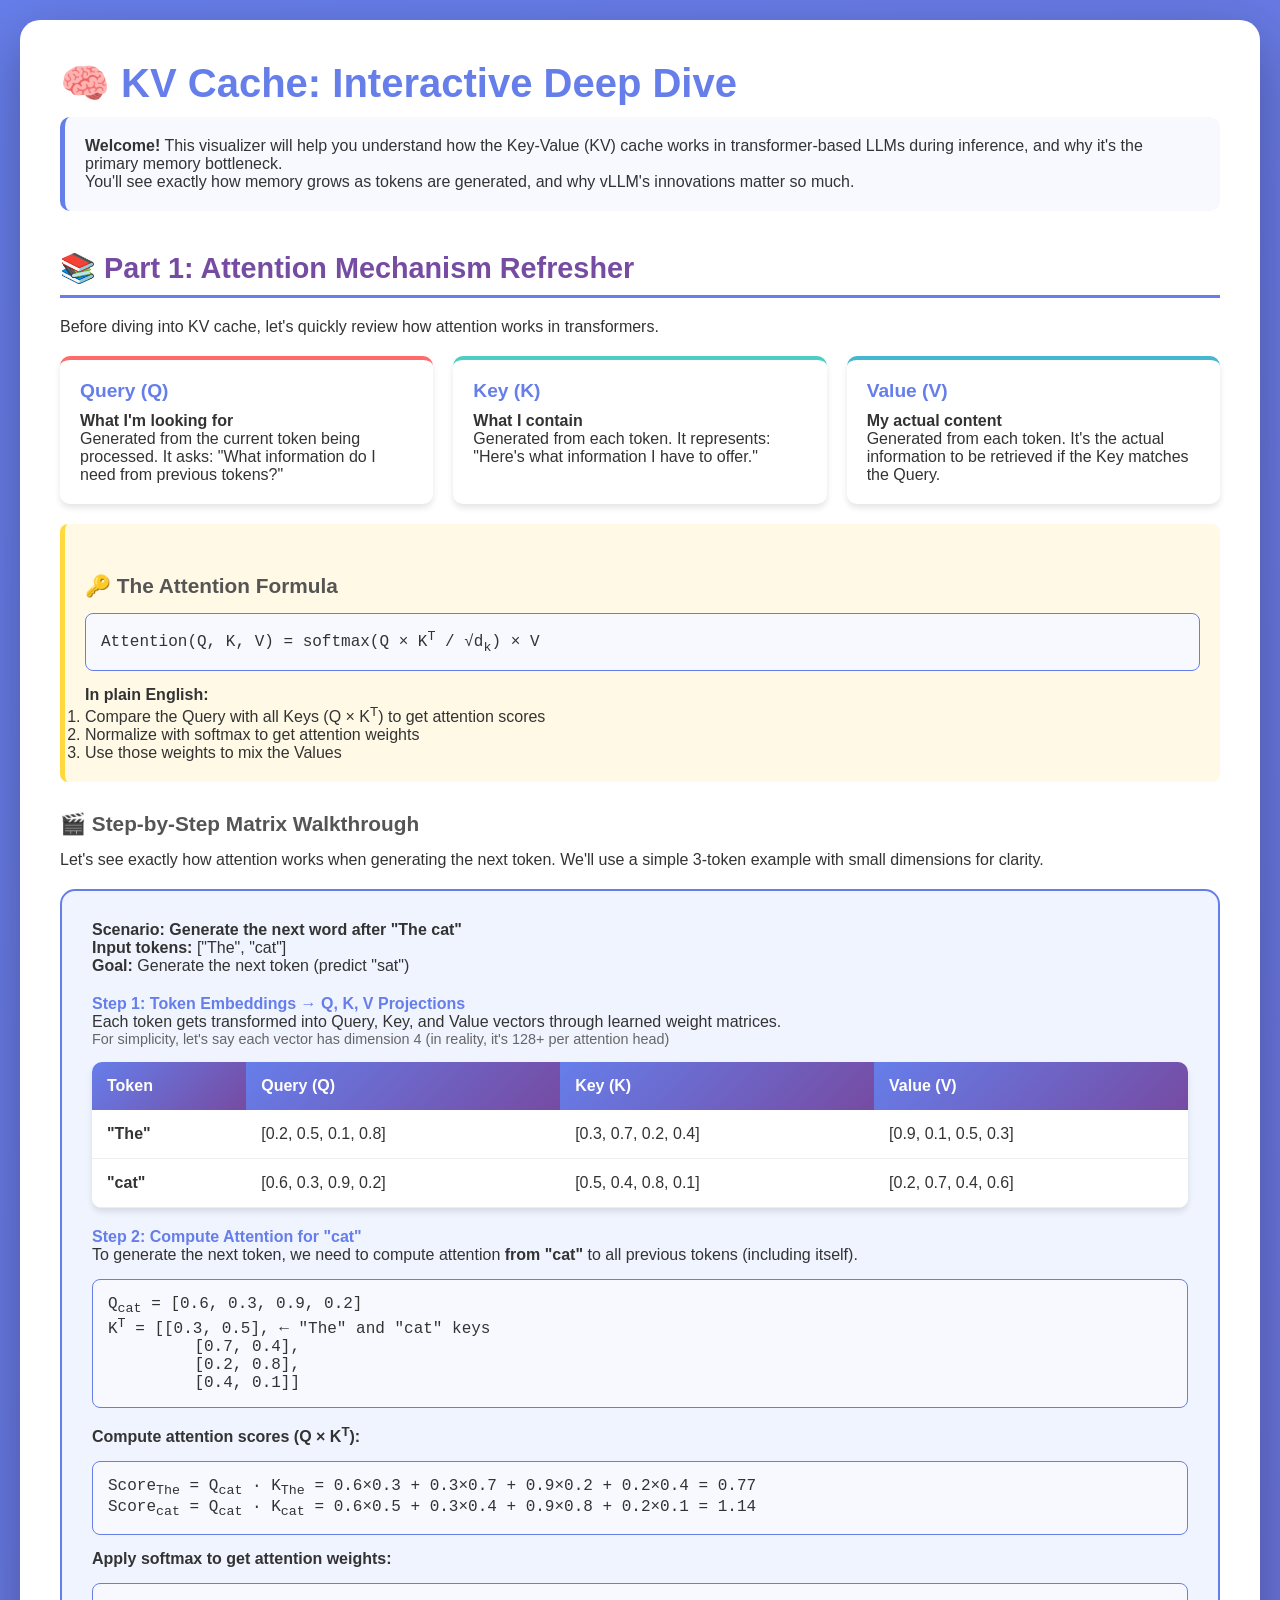
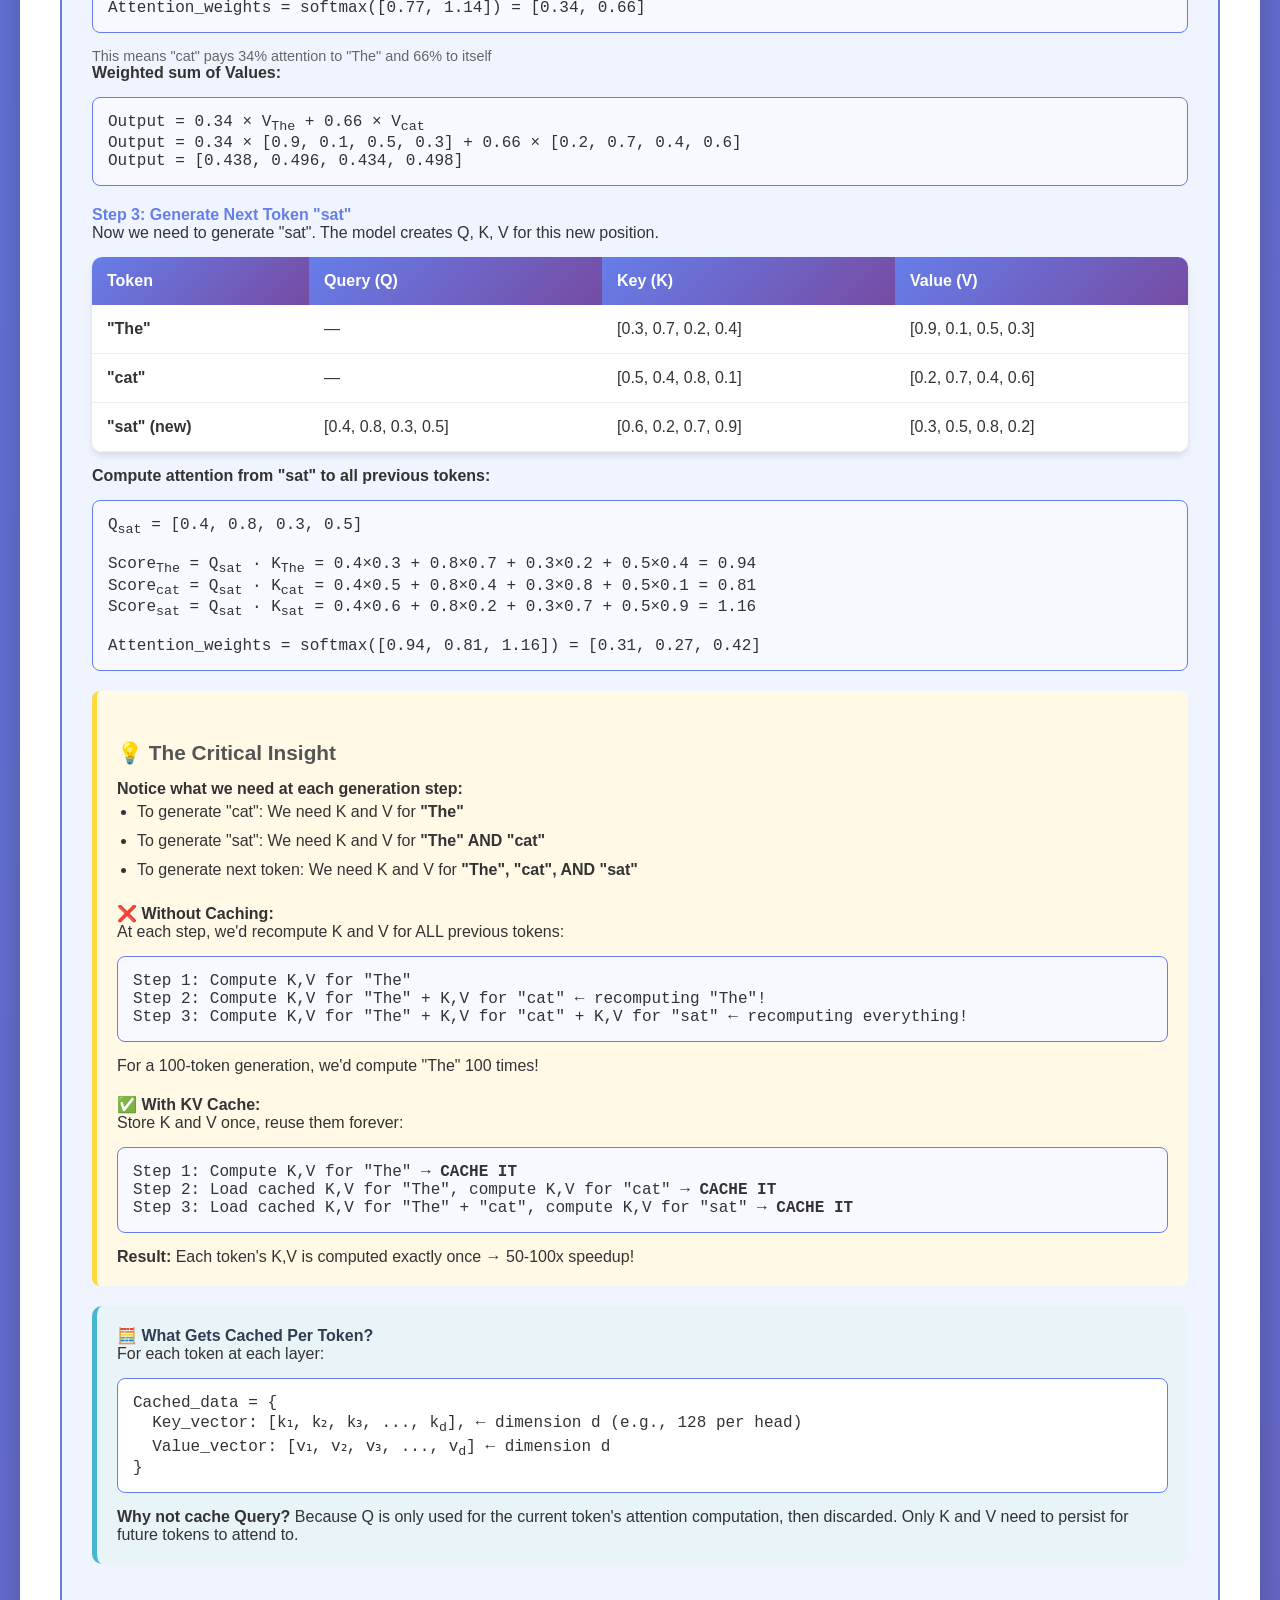
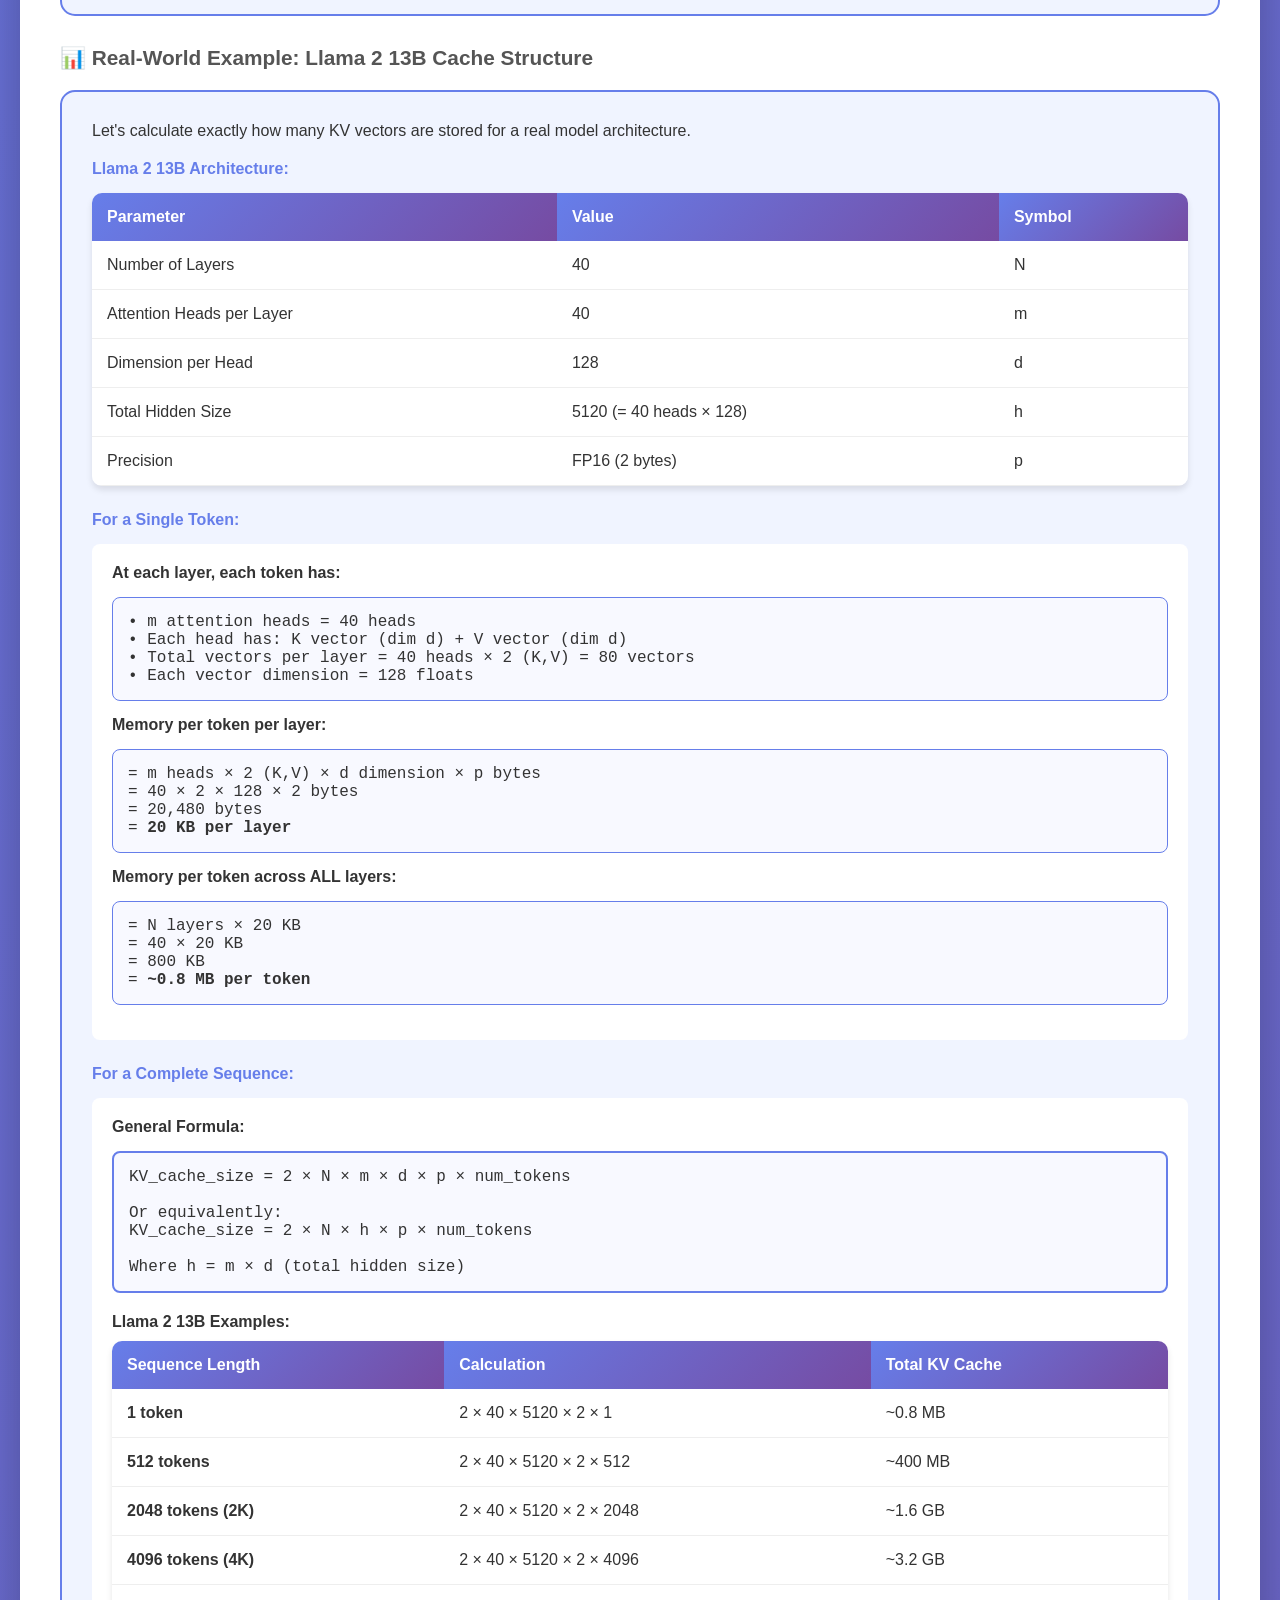
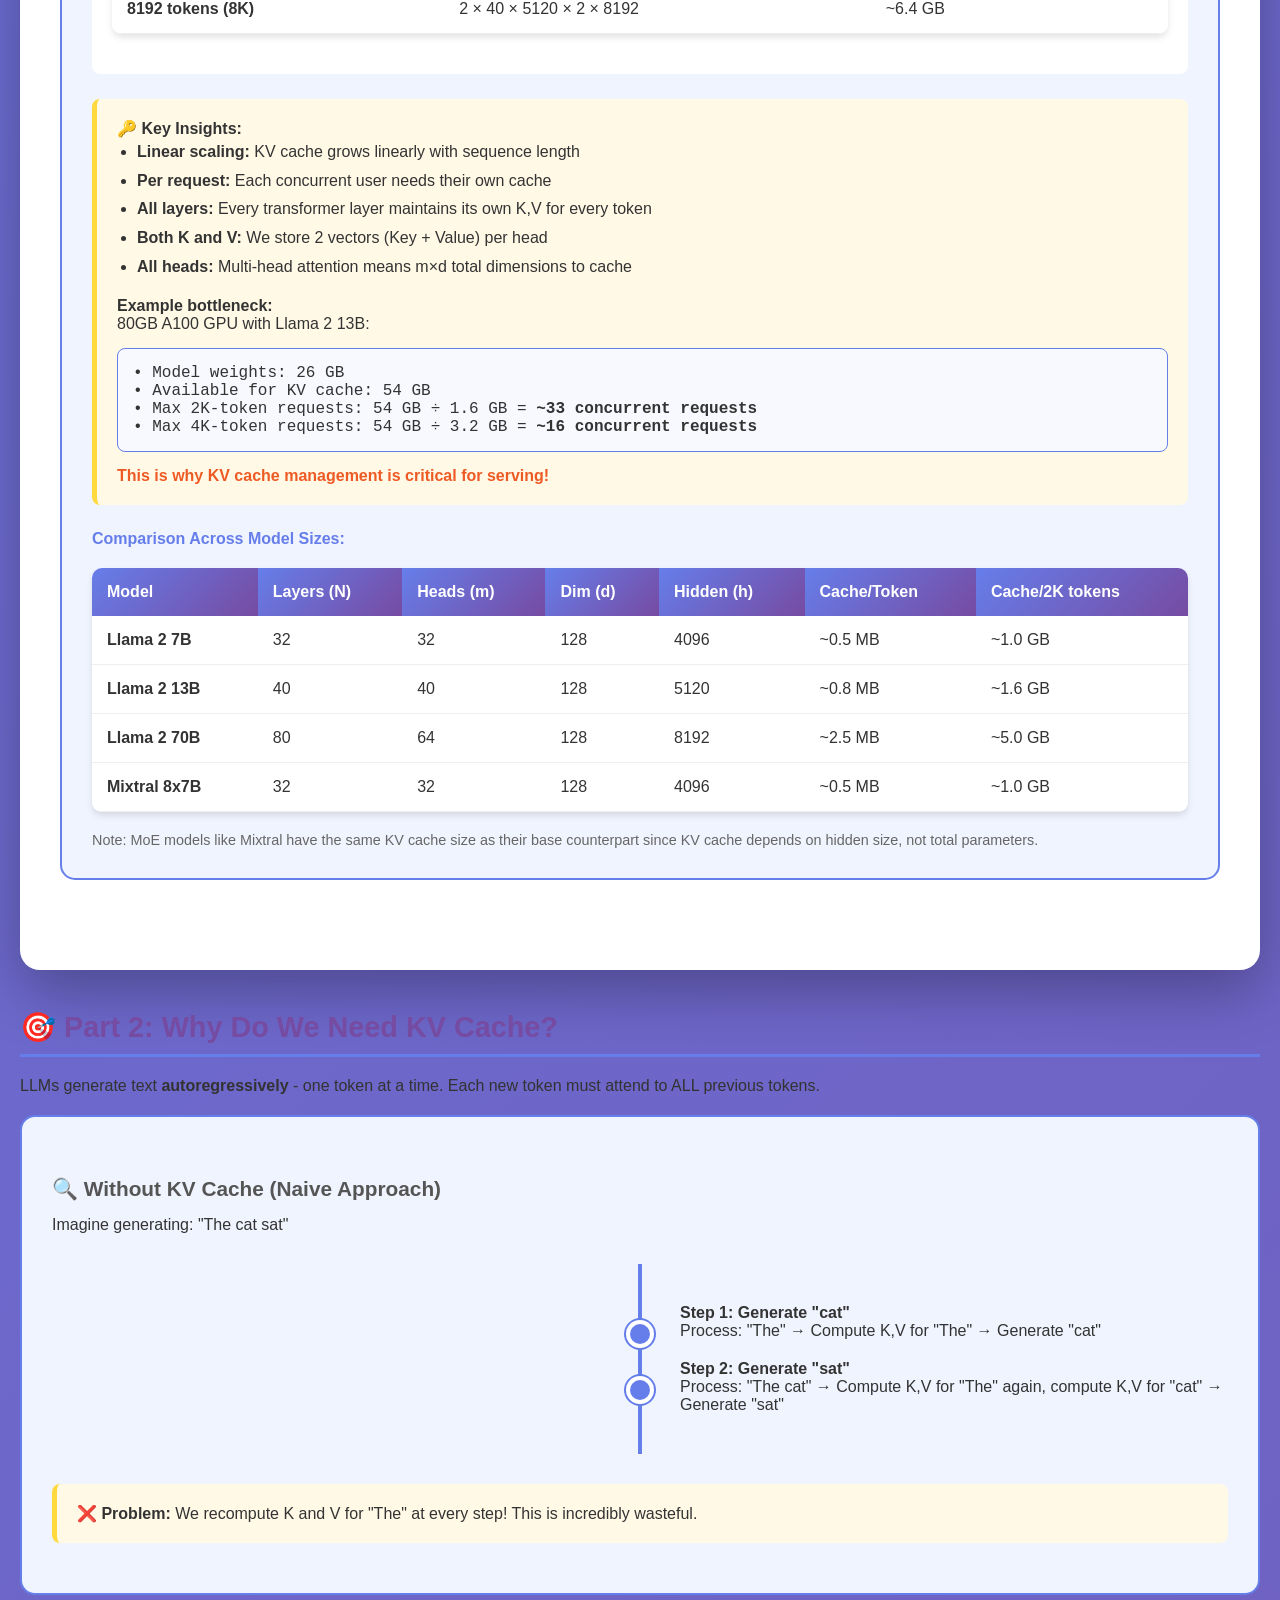
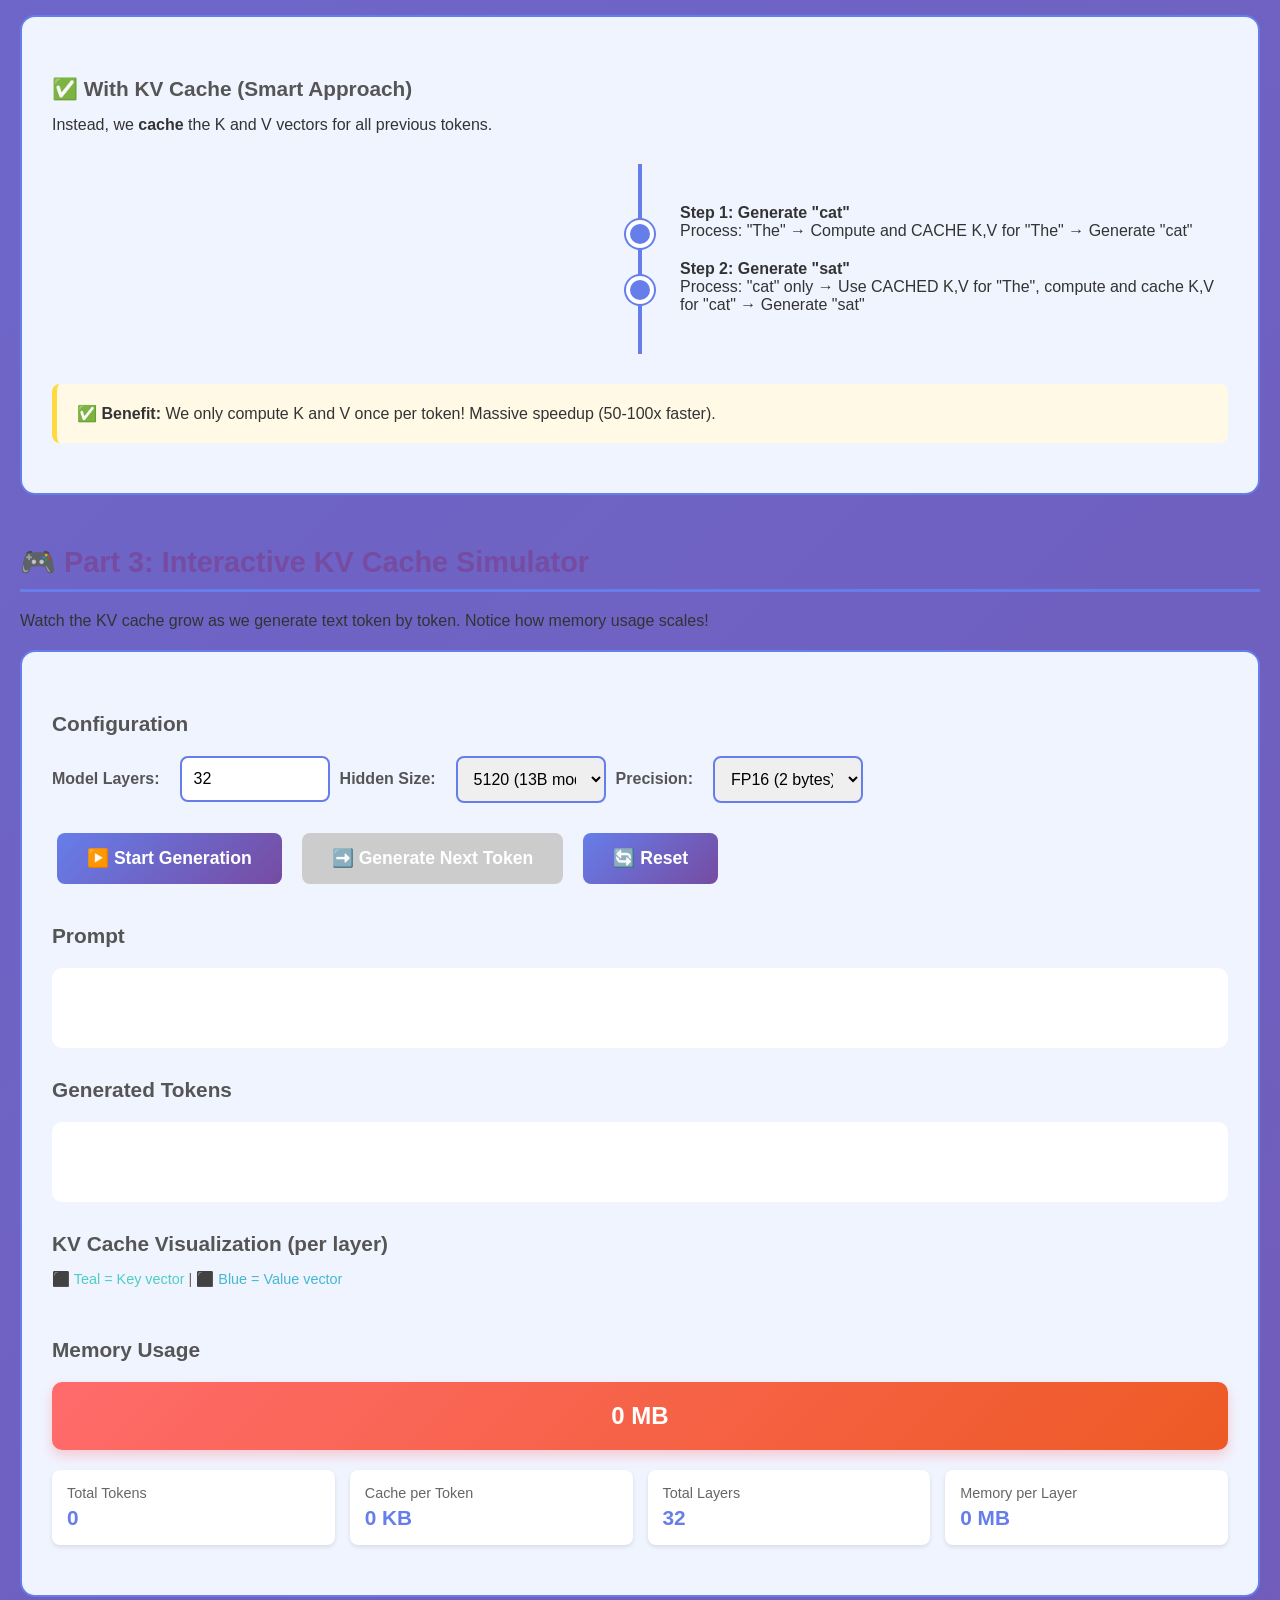
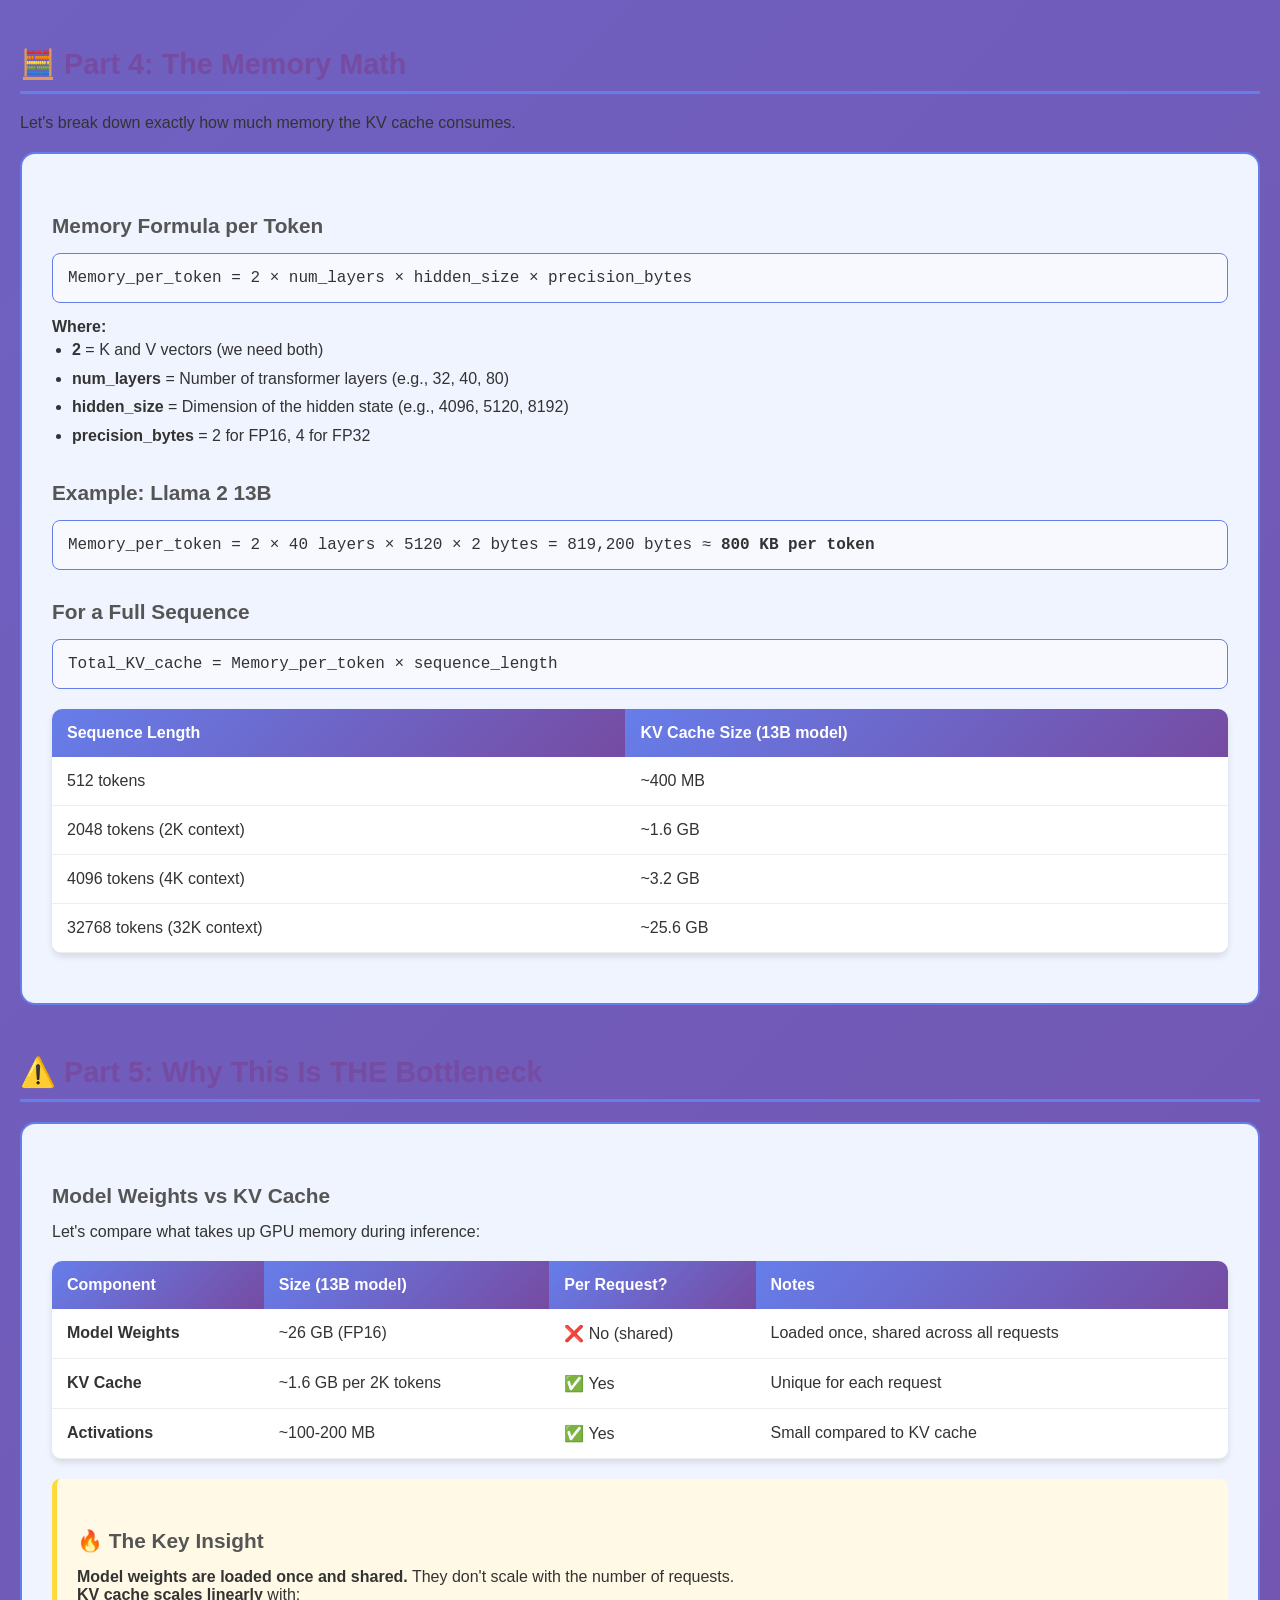
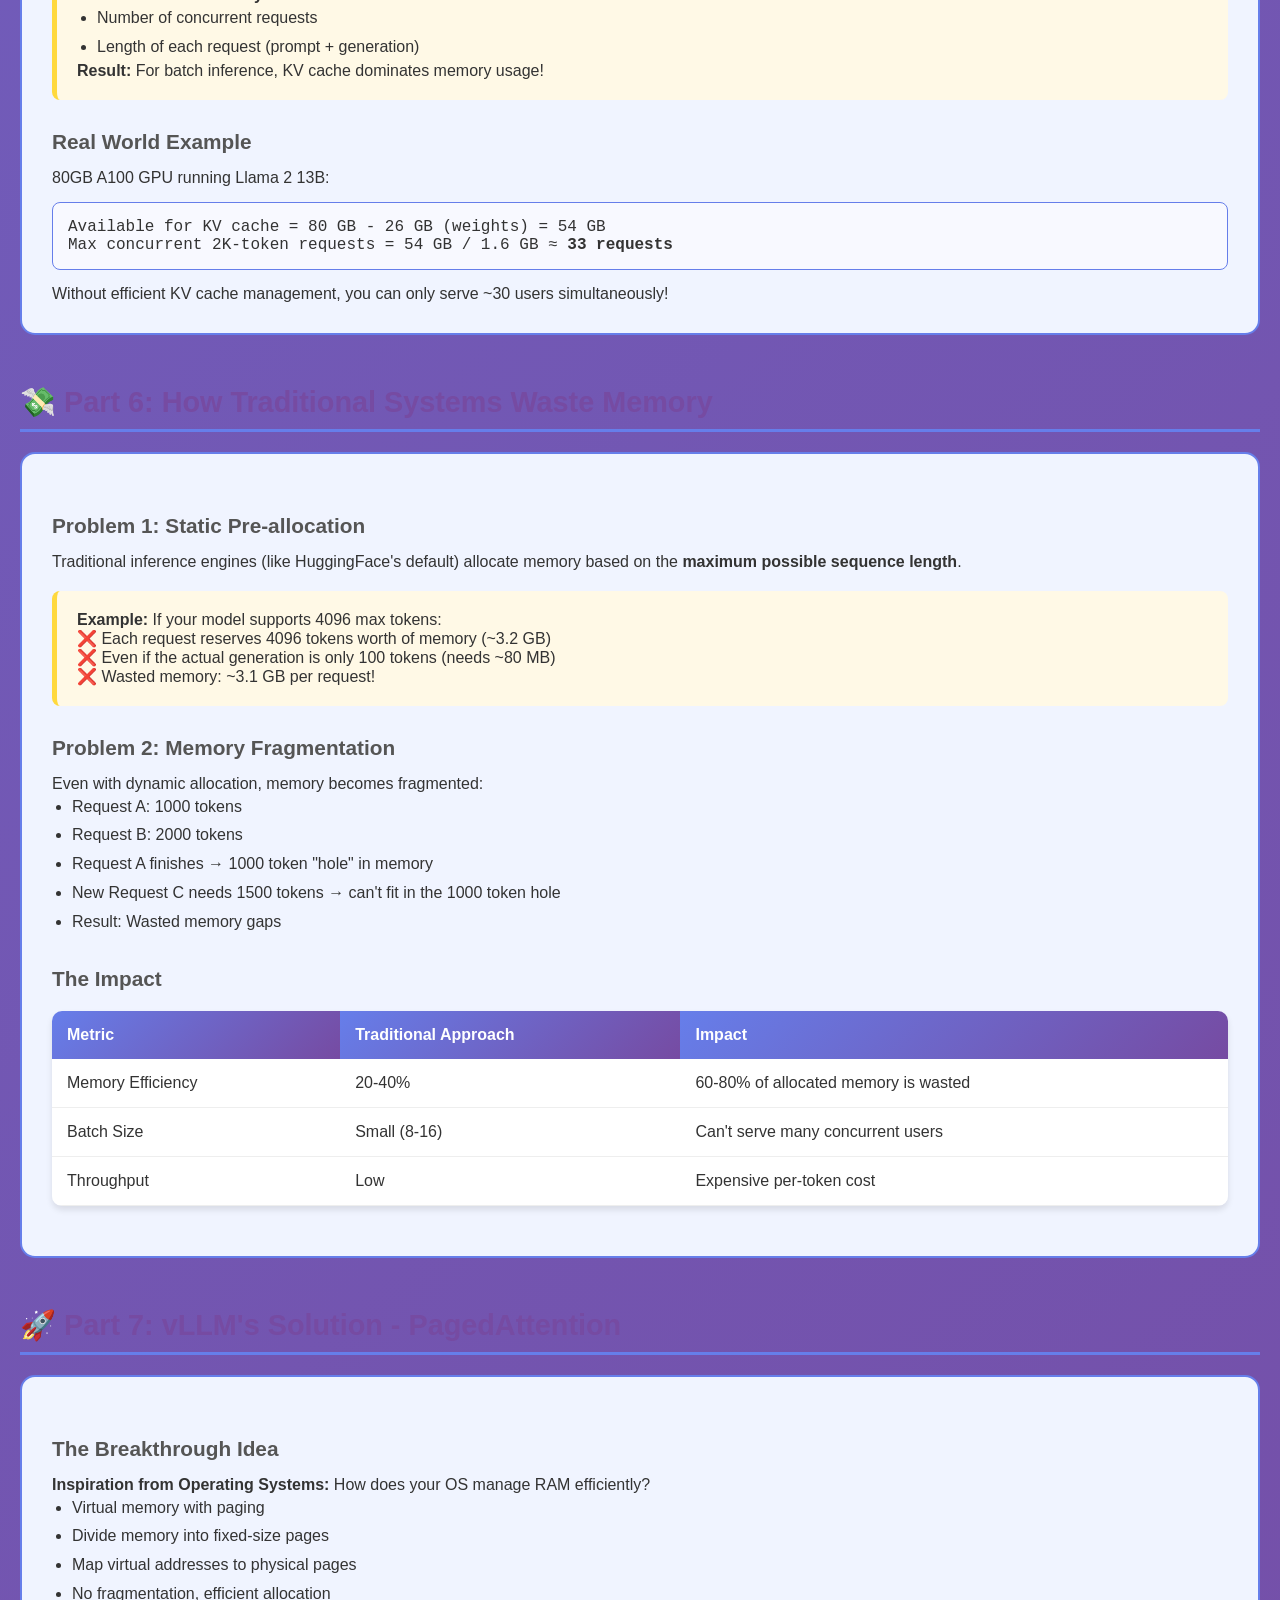
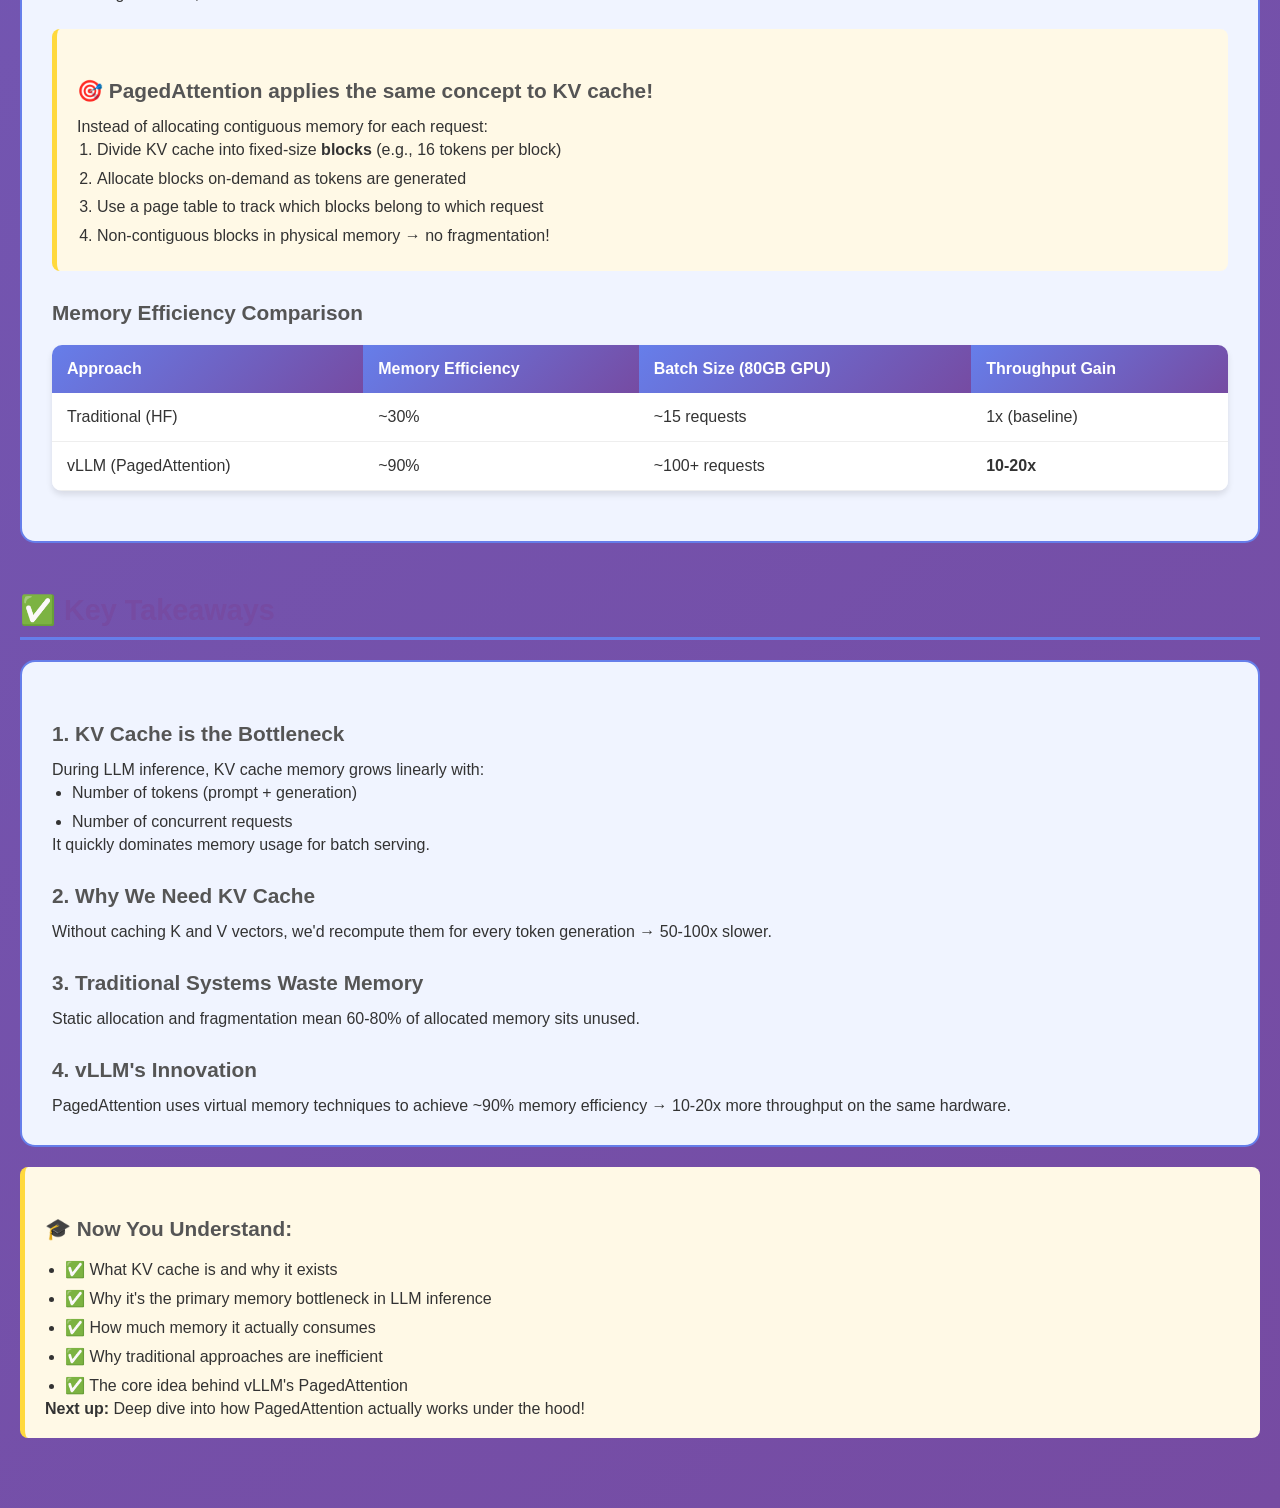
<file: intuitive_ai/kv_cache_visualizer.html>
<!DOCTYPE html>
<html lang="en">
<head>
    <meta charset="UTF-8">
    <meta name="viewport" content="width=device-width, initial-scale=1.0">
    <title>KV Cache Interactive Visualizer</title>
    <style>
        * {
            margin: 0;
            padding: 0;
            box-sizing: border-box;
        }

        body {
            font-family: 'Segoe UI', Tahoma, Geneva, Verdana, sans-serif;
            background: linear-gradient(135deg, #667eea 0%, #764ba2 100%);
            color: #333;
            padding: 20px;
            min-height: 100vh;
        }

        .container {
            max-width: 1400px;
            margin: 0 auto;
            background: white;
            border-radius: 20px;
            padding: 40px;
            box-shadow: 0 20px 60px rgba(0,0,0,0.3);
        }

        h1 {
            color: #667eea;
            margin-bottom: 10px;
            font-size: 2.5em;
        }

        h2 {
            color: #764ba2;
            margin-top: 40px;
            margin-bottom: 20px;
            font-size: 1.8em;
            border-bottom: 3px solid #667eea;
            padding-bottom: 10px;
        }

        h3 {
            color: #555;
            margin-top: 30px;
            margin-bottom: 15px;
            font-size: 1.3em;
        }

        .intro {
            background: #f8f9ff;
            padding: 20px;
            border-radius: 10px;
            margin-bottom: 30px;
            border-left: 5px solid #667eea;
        }

        .section {
            margin-bottom: 50px;
        }

        .interactive-box {
            background: #f0f4ff;
            border: 2px solid #667eea;
            border-radius: 15px;
            padding: 30px;
            margin: 20px 0;
        }

        .attention-grid {
            display: grid;
            grid-template-columns: repeat(auto-fit, minmax(200px, 1fr));
            gap: 20px;
            margin: 20px 0;
        }

        .vector-box {
            background: white;
            border-radius: 10px;
            padding: 20px;
            box-shadow: 0 4px 6px rgba(0,0,0,0.1);
            transition: transform 0.3s, box-shadow 0.3s;
        }

        .vector-box:hover {
            transform: translateY(-5px);
            box-shadow: 0 8px 12px rgba(0,0,0,0.2);
        }

        .vector-box h4 {
            color: #667eea;
            margin-bottom: 10px;
            font-size: 1.2em;
        }

        .query { border-top: 4px solid #ff6b6b; }
        .key { border-top: 4px solid #4ecdc4; }
        .value { border-top: 4px solid #45b7d1; }

        button {
            background: linear-gradient(135deg, #667eea 0%, #764ba2 100%);
            color: white;
            border: none;
            padding: 15px 30px;
            font-size: 1.1em;
            border-radius: 8px;
            cursor: pointer;
            margin: 10px 5px;
            transition: transform 0.2s, box-shadow 0.2s;
            font-weight: 600;
        }

        button:hover {
            transform: translateY(-2px);
            box-shadow: 0 6px 12px rgba(102, 126, 234, 0.4);
        }

        button:active {
            transform: translateY(0);
        }

        button:disabled {
            background: #ccc;
            cursor: not-allowed;
            transform: none;
        }

        .token-sequence {
            display: flex;
            flex-wrap: wrap;
            gap: 10px;
            margin: 20px 0;
            padding: 20px;
            background: white;
            border-radius: 10px;
            min-height: 80px;
            align-items: center;
        }

        .token {
            padding: 12px 20px;
            background: linear-gradient(135deg, #667eea 0%, #764ba2 100%);
            color: white;
            border-radius: 8px;
            font-weight: 600;
            animation: tokenAppear 0.5s ease-out;
            box-shadow: 0 4px 6px rgba(0,0,0,0.1);
        }

        @keyframes tokenAppear {
            from {
                opacity: 0;
                transform: scale(0.5) translateY(-20px);
            }
            to {
                opacity: 1;
                transform: scale(1) translateY(0);
            }
        }

        .token.new {
            background: linear-gradient(135deg, #ff6b6b 0%, #ee5a24 100%);
            animation: pulse 0.5s ease-in-out;
        }

        @keyframes pulse {
            0%, 100% { transform: scale(1); }
            50% { transform: scale(1.1); }
        }

        .cache-visualization {
            display: grid;
            gap: 15px;
            margin: 20px 0;
        }

        .cache-layer {
            background: white;
            border-radius: 10px;
            padding: 15px;
            box-shadow: 0 2px 4px rgba(0,0,0,0.1);
        }

        .cache-layer-header {
            font-weight: 600;
            color: #764ba2;
            margin-bottom: 10px;
            font-size: 1.1em;
        }

        .kv-pairs {
            display: flex;
            gap: 5px;
            flex-wrap: wrap;
        }

        .kv-block {
            width: 30px;
            height: 30px;
            border-radius: 4px;
            display: inline-block;
            animation: blockAppear 0.3s ease-out;
            position: relative;
            cursor: pointer;
            transition: transform 0.2s;
        }

        .kv-block:hover {
            transform: scale(1.2);
            z-index: 10;
        }

        .kv-block.k { background: #4ecdc4; }
        .kv-block.v { background: #45b7d1; }

        @keyframes blockAppear {
            from {
                opacity: 0;
                transform: scale(0);
            }
            to {
                opacity: 1;
                transform: scale(1);
            }
        }

        .memory-counter {
            background: linear-gradient(135deg, #ff6b6b 0%, #ee5a24 100%);
            color: white;
            padding: 20px;
            border-radius: 10px;
            text-align: center;
            font-size: 1.5em;
            font-weight: 700;
            margin: 20px 0;
            box-shadow: 0 6px 12px rgba(255, 107, 107, 0.3);
        }

        .memory-breakdown {
            display: grid;
            grid-template-columns: repeat(auto-fit, minmax(200px, 1fr));
            gap: 15px;
            margin: 20px 0;
        }

        .memory-item {
            background: white;
            padding: 15px;
            border-radius: 8px;
            box-shadow: 0 2px 4px rgba(0,0,0,0.1);
        }

        .memory-label {
            font-size: 0.9em;
            color: #666;
            margin-bottom: 5px;
        }

        .memory-value {
            font-size: 1.3em;
            font-weight: 700;
            color: #667eea;
        }

        .controls {
            display: flex;
            gap: 10px;
            flex-wrap: wrap;
            align-items: center;
            margin: 20px 0;
        }

        input[type="number"], select {
            padding: 12px;
            border: 2px solid #667eea;
            border-radius: 8px;
            font-size: 1em;
            width: 150px;
        }

        label {
            font-weight: 600;
            color: #555;
            margin-right: 10px;
        }

        .highlight-box {
            background: #fff9e6;
            border-left: 5px solid #ffd93d;
            padding: 20px;
            border-radius: 8px;
            margin: 20px 0;
        }

        .attention-matrix {
            display: grid;
            gap: 2px;
            margin: 20px 0;
            background: #eee;
            padding: 10px;
            border-radius: 8px;
            overflow-x: auto;
        }

        .attention-row {
            display: flex;
            gap: 2px;
        }

        .attention-cell {
            width: 40px;
            height: 40px;
            display: flex;
            align-items: center;
            justify-content: center;
            border-radius: 4px;
            font-size: 0.8em;
            font-weight: 600;
            transition: transform 0.2s;
        }

        .attention-cell:hover {
            transform: scale(1.1);
            z-index: 10;
        }

        .formula {
            background: #f8f9ff;
            padding: 15px;
            border-radius: 8px;
            font-family: 'Courier New', monospace;
            margin: 15px 0;
            overflow-x: auto;
            border: 1px solid #667eea;
        }

        .timeline {
            position: relative;
            padding: 20px 0;
            margin: 30px 0;
        }

        .timeline::before {
            content: '';
            position: absolute;
            left: 50%;
            top: 0;
            bottom: 0;
            width: 4px;
            background: #667eea;
            transform: translateX(-50%);
        }

        .timeline-item {
            position: relative;
            margin: 20px 0;
            padding-left: calc(50% + 40px);
        }

        .timeline-item::before {
            content: '';
            position: absolute;
            left: 50%;
            top: 20px;
            width: 20px;
            height: 20px;
            background: #667eea;
            border-radius: 50%;
            transform: translateX(-50%);
            box-shadow: 0 0 0 4px white, 0 0 0 6px #667eea;
        }

        .comparison-table {
            width: 100%;
            border-collapse: collapse;
            margin: 20px 0;
            box-shadow: 0 4px 6px rgba(0,0,0,0.1);
            border-radius: 10px;
            overflow: hidden;
        }

        .comparison-table th {
            background: linear-gradient(135deg, #667eea 0%, #764ba2 100%);
            color: white;
            padding: 15px;
            text-align: left;
            font-weight: 600;
        }

        .comparison-table td {
            padding: 15px;
            border-bottom: 1px solid #eee;
            background: white;
        }

        .comparison-table tr:hover td {
            background: #f8f9ff;
        }

        .code-block {
            background: #2d2d2d;
            color: #f8f8f2;
            padding: 20px;
            border-radius: 8px;
            font-family: 'Courier New', monospace;
            overflow-x: auto;
            margin: 15px 0;
        }
    </style>
</head>
<body>
    <div class="container">
        <h1>🧠 KV Cache: Interactive Deep Dive</h1>
        <div class="intro">
            <p><strong>Welcome!</strong> This visualizer will help you understand how the Key-Value (KV) cache works in transformer-based LLMs during inference, and why it's the primary memory bottleneck.</p>
            <p>You'll see exactly how memory grows as tokens are generated, and why vLLM's innovations matter so much.</p>
        </div>

        <!-- Section 1: Attention Refresher -->
        <div class="section">
            <h2>📚 Part 1: Attention Mechanism Refresher</h2>
            <p>Before diving into KV cache, let's quickly review how attention works in transformers.</p>

            <div class="attention-grid">
                <div class="vector-box query">
                    <h4>Query (Q)</h4>
                    <p><strong>What I'm looking for</strong></p>
                    <p>Generated from the current token being processed. It asks: "What information do I need from previous tokens?"</p>
                </div>

                <div class="vector-box key">
                    <h4>Key (K)</h4>
                    <p><strong>What I contain</strong></p>
                    <p>Generated from each token. It represents: "Here's what information I have to offer."</p>
                </div>

                <div class="vector-box value">
                    <h4>Value (V)</h4>
                    <p><strong>My actual content</strong></p>
                    <p>Generated from each token. It's the actual information to be retrieved if the Key matches the Query.</p>
                </div>
            </div>

            <div class="highlight-box">
                <h3>🔑 The Attention Formula</h3>
                <div class="formula">
                    Attention(Q, K, V) = softmax(Q × K<sup>T</sup> / √d<sub>k</sub>) × V
                </div>
                <p><strong>In plain English:</strong></p>
                <ol>
                    <li>Compare the Query with all Keys (Q × K<sup>T</sup>) to get attention scores</li>
                    <li>Normalize with softmax to get attention weights</li>
                    <li>Use those weights to mix the Values</li>
                </ol>
            </div>

            <h3>🎬 Step-by-Step Matrix Walkthrough</h3>
            <p>Let's see exactly how attention works when generating the next token. We'll use a simple 3-token example with small dimensions for clarity.</p>

            <div class="interactive-box">
                <h4>Scenario: Generate the next word after "The cat"</h4>
                <p><strong>Input tokens:</strong> ["The", "cat"]<br>
                <strong>Goal:</strong> Generate the next token (predict "sat")</p>

                <div style="margin: 20px 0;">
                    <h4 style="color: #667eea;">Step 1: Token Embeddings → Q, K, V Projections</h4>
                    <p>Each token gets transformed into Query, Key, and Value vectors through learned weight matrices.</p>
                    <p style="font-size: 0.9em; color: #666;">For simplicity, let's say each vector has dimension 4 (in reality, it's 128+ per attention head)</p>

                    <table class="comparison-table" style="margin: 15px 0;">
                        <thead>
                            <tr>
                                <th>Token</th>
                                <th>Query (Q)</th>
                                <th>Key (K)</th>
                                <th>Value (V)</th>
                            </tr>
                        </thead>
                        <tbody>
                            <tr>
                                <td><strong>"The"</strong></td>
                                <td>[0.2, 0.5, 0.1, 0.8]</td>
                                <td>[0.3, 0.7, 0.2, 0.4]</td>
                                <td>[0.9, 0.1, 0.5, 0.3]</td>
                            </tr>
                            <tr>
                                <td><strong>"cat"</strong></td>
                                <td>[0.6, 0.3, 0.9, 0.2]</td>
                                <td>[0.5, 0.4, 0.8, 0.1]</td>
                                <td>[0.2, 0.7, 0.4, 0.6]</td>
                            </tr>
                        </tbody>
                    </table>
                </div>

                <div style="margin: 20px 0;">
                    <h4 style="color: #667eea;">Step 2: Compute Attention for "cat"</h4>
                    <p>To generate the next token, we need to compute attention <strong>from "cat"</strong> to all previous tokens (including itself).</p>

                    <div class="formula">
                        Q<sub>cat</sub> = [0.6, 0.3, 0.9, 0.2]<br>
                        K<sup>T</sup> = [[0.3, 0.5],  ← "The" and "cat" keys<br>
                        &nbsp;&nbsp;&nbsp;&nbsp;&nbsp;&nbsp;&nbsp;&nbsp;&nbsp;[0.7, 0.4],<br>
                        &nbsp;&nbsp;&nbsp;&nbsp;&nbsp;&nbsp;&nbsp;&nbsp;&nbsp;[0.2, 0.8],<br>
                        &nbsp;&nbsp;&nbsp;&nbsp;&nbsp;&nbsp;&nbsp;&nbsp;&nbsp;[0.4, 0.1]]
                    </div>

                    <p><strong>Compute attention scores (Q × K<sup>T</sup>):</strong></p>
                    <div class="formula">
                        Score<sub>The</sub> = Q<sub>cat</sub> · K<sub>The</sub> = 0.6×0.3 + 0.3×0.7 + 0.9×0.2 + 0.2×0.4 = 0.77<br>
                        Score<sub>cat</sub> = Q<sub>cat</sub> · K<sub>cat</sub> = 0.6×0.5 + 0.3×0.4 + 0.9×0.8 + 0.2×0.1 = 1.14
                    </div>

                    <p><strong>Apply softmax to get attention weights:</strong></p>
                    <div class="formula">
                        Attention_weights = softmax([0.77, 1.14]) = [0.34, 0.66]
                    </div>
                    <p style="font-size: 0.9em; color: #666;">This means "cat" pays 34% attention to "The" and 66% to itself</p>

                    <p><strong>Weighted sum of Values:</strong></p>
                    <div class="formula">
                        Output = 0.34 × V<sub>The</sub> + 0.66 × V<sub>cat</sub><br>
                        Output = 0.34 × [0.9, 0.1, 0.5, 0.3] + 0.66 × [0.2, 0.7, 0.4, 0.6]<br>
                        Output = [0.438, 0.496, 0.434, 0.498]
                    </div>
                </div>

                <div style="margin: 20px 0;">
                    <h4 style="color: #667eea;">Step 3: Generate Next Token "sat"</h4>
                    <p>Now we need to generate "sat". The model creates Q, K, V for this new position.</p>

                    <table class="comparison-table" style="margin: 15px 0;">
                        <thead>
                            <tr>
                                <th>Token</th>
                                <th>Query (Q)</th>
                                <th>Key (K)</th>
                                <th>Value (V)</th>
                            </tr>
                        </thead>
                        <tbody>
                            <tr>
                                <td><strong>"The"</strong></td>
                                <td>—</td>
                                <td>[0.3, 0.7, 0.2, 0.4]</td>
                                <td>[0.9, 0.1, 0.5, 0.3]</td>
                            </tr>
                            <tr>
                                <td><strong>"cat"</strong></td>
                                <td>—</td>
                                <td>[0.5, 0.4, 0.8, 0.1]</td>
                                <td>[0.2, 0.7, 0.4, 0.6]</td>
                            </tr>
                            <tr>
                                <td><strong>"sat" (new)</strong></td>
                                <td>[0.4, 0.8, 0.3, 0.5]</td>
                                <td>[0.6, 0.2, 0.7, 0.9]</td>
                                <td>[0.3, 0.5, 0.8, 0.2]</td>
                            </tr>
                        </tbody>
                    </table>

                    <p><strong>Compute attention from "sat" to all previous tokens:</strong></p>
                    <div class="formula">
                        Q<sub>sat</sub> = [0.4, 0.8, 0.3, 0.5]<br><br>

                        Score<sub>The</sub> = Q<sub>sat</sub> · K<sub>The</sub> = 0.4×0.3 + 0.8×0.7 + 0.3×0.2 + 0.5×0.4 = 0.94<br>
                        Score<sub>cat</sub> = Q<sub>sat</sub> · K<sub>cat</sub> = 0.4×0.5 + 0.8×0.4 + 0.3×0.8 + 0.5×0.1 = 0.81<br>
                        Score<sub>sat</sub> = Q<sub>sat</sub> · K<sub>sat</sub> = 0.4×0.6 + 0.8×0.2 + 0.3×0.7 + 0.5×0.9 = 1.16<br><br>

                        Attention_weights = softmax([0.94, 0.81, 1.16]) = [0.31, 0.27, 0.42]
                    </div>
                </div>

                <div class="highlight-box">
                    <h3>💡 The Critical Insight</h3>
                    <p><strong>Notice what we need at each generation step:</strong></p>
                    <ul style="margin-left: 20px; line-height: 1.8;">
                        <li>To generate "cat": We need K and V for <strong>"The"</strong></li>
                        <li>To generate "sat": We need K and V for <strong>"The" AND "cat"</strong></li>
                        <li>To generate next token: We need K and V for <strong>"The", "cat", AND "sat"</strong></li>
                    </ul>

                    <h4 style="margin-top: 20px;">❌ Without Caching:</h4>
                    <p>At each step, we'd recompute K and V for ALL previous tokens:</p>
                    <div class="formula">
                        Step 1: Compute K,V for "The"<br>
                        Step 2: Compute K,V for "The" + K,V for "cat"  ← recomputing "The"!<br>
                        Step 3: Compute K,V for "The" + K,V for "cat" + K,V for "sat"  ← recomputing everything!
                    </div>
                    <p>For a 100-token generation, we'd compute "The" 100 times!</p>

                    <h4 style="margin-top: 20px;">✅ With KV Cache:</h4>
                    <p>Store K and V once, reuse them forever:</p>
                    <div class="formula">
                        Step 1: Compute K,V for "The" → <strong>CACHE IT</strong><br>
                        Step 2: Load cached K,V for "The", compute K,V for "cat" → <strong>CACHE IT</strong><br>
                        Step 3: Load cached K,V for "The" + "cat", compute K,V for "sat" → <strong>CACHE IT</strong>
                    </div>
                    <p><strong>Result:</strong> Each token's K,V is computed exactly once → 50-100x speedup!</p>
                </div>

                <div style="margin: 20px 0; padding: 20px; background: #e8f4f8; border-radius: 10px; border-left: 5px solid #45b7d1;">
                    <h4 style="color: #2c3e50;">🧮 What Gets Cached Per Token?</h4>
                    <p>For each token at each layer:</p>
                    <div class="formula" style="background: white;">
                        Cached_data = {<br>
                        &nbsp;&nbsp;Key_vector: [k₁, k₂, k₃, ..., k<sub>d</sub>],     ← dimension d (e.g., 128 per head)<br>
                        &nbsp;&nbsp;Value_vector: [v₁, v₂, v₃, ..., v<sub>d</sub>]   ← dimension d<br>
                        }
                    </div>
                    <p><strong>Why not cache Query?</strong> Because Q is only used for the current token's attention computation, then discarded. Only K and V need to persist for future tokens to attend to.</p>
                </div>
            </div>

            <h3>📊 Real-World Example: Llama 2 13B Cache Structure</h3>
            <div class="interactive-box">
                <p>Let's calculate exactly how many KV vectors are stored for a real model architecture.</p>

                <h4 style="color: #667eea; margin-top: 20px;">Llama 2 13B Architecture:</h4>
                <table class="comparison-table" style="margin: 15px 0;">
                    <thead>
                        <tr>
                            <th>Parameter</th>
                            <th>Value</th>
                            <th>Symbol</th>
                        </tr>
                    </thead>
                    <tbody>
                        <tr>
                            <td>Number of Layers</td>
                            <td>40</td>
                            <td>N</td>
                        </tr>
                        <tr>
                            <td>Attention Heads per Layer</td>
                            <td>40</td>
                            <td>m</td>
                        </tr>
                        <tr>
                            <td>Dimension per Head</td>
                            <td>128</td>
                            <td>d</td>
                        </tr>
                        <tr>
                            <td>Total Hidden Size</td>
                            <td>5120 (= 40 heads × 128)</td>
                            <td>h</td>
                        </tr>
                        <tr>
                            <td>Precision</td>
                            <td>FP16 (2 bytes)</td>
                            <td>p</td>
                        </tr>
                    </tbody>
                </table>

                <h4 style="color: #667eea; margin-top: 25px;">For a Single Token:</h4>
                <div style="padding: 20px; background: white; border-radius: 8px; margin: 15px 0;">
                    <p><strong>At each layer, each token has:</strong></p>
                    <div class="formula">
                        • m attention heads = 40 heads<br>
                        • Each head has: K vector (dim d) + V vector (dim d)<br>
                        • Total vectors per layer = 40 heads × 2 (K,V) = 80 vectors<br>
                        • Each vector dimension = 128 floats
                    </div>

                    <p style="margin-top: 15px;"><strong>Memory per token per layer:</strong></p>
                    <div class="formula">
                        = m heads × 2 (K,V) × d dimension × p bytes<br>
                        = 40 × 2 × 128 × 2 bytes<br>
                        = 20,480 bytes<br>
                        = <strong>20 KB per layer</strong>
                    </div>

                    <p style="margin-top: 15px;"><strong>Memory per token across ALL layers:</strong></p>
                    <div class="formula">
                        = N layers × 20 KB<br>
                        = 40 × 20 KB<br>
                        = 800 KB<br>
                        = <strong>~0.8 MB per token</strong>
                    </div>
                </div>

                <h4 style="color: #667eea; margin-top: 25px;">For a Complete Sequence:</h4>
                <div style="padding: 20px; background: white; border-radius: 8px; margin: 15px 0;">
                    <p><strong>General Formula:</strong></p>
                    <div class="formula" style="border: 2px solid #667eea; padding: 15px; background: #f8f9ff;">
                        KV_cache_size = 2 × N × m × d × p × num_tokens<br><br>
                        Or equivalently:<br>
                        KV_cache_size = 2 × N × h × p × num_tokens<br><br>
                        Where h = m × d (total hidden size)
                    </div>

                    <p style="margin-top: 20px;"><strong>Llama 2 13B Examples:</strong></p>
                    <table class="comparison-table" style="margin-top: 10px;">
                        <thead>
                            <tr>
                                <th>Sequence Length</th>
                                <th>Calculation</th>
                                <th>Total KV Cache</th>
                            </tr>
                        </thead>
                        <tbody>
                            <tr>
                                <td><strong>1 token</strong></td>
                                <td>2 × 40 × 5120 × 2 × 1</td>
                                <td>~0.8 MB</td>
                            </tr>
                            <tr>
                                <td><strong>512 tokens</strong></td>
                                <td>2 × 40 × 5120 × 2 × 512</td>
                                <td>~400 MB</td>
                            </tr>
                            <tr>
                                <td><strong>2048 tokens (2K)</strong></td>
                                <td>2 × 40 × 5120 × 2 × 2048</td>
                                <td>~1.6 GB</td>
                            </tr>
                            <tr>
                                <td><strong>4096 tokens (4K)</strong></td>
                                <td>2 × 40 × 5120 × 2 × 4096</td>
                                <td>~3.2 GB</td>
                            </tr>
                            <tr>
                                <td><strong>8192 tokens (8K)</strong></td>
                                <td>2 × 40 × 5120 × 2 × 8192</td>
                                <td>~6.4 GB</td>
                            </tr>
                        </tbody>
                    </table>
                </div>

                <div class="highlight-box" style="margin-top: 25px;">
                    <h4>🔑 Key Insights:</h4>
                    <ul style="margin-left: 20px; line-height: 1.8;">
                        <li><strong>Linear scaling:</strong> KV cache grows linearly with sequence length</li>
                        <li><strong>Per request:</strong> Each concurrent user needs their own cache</li>
                        <li><strong>All layers:</strong> Every transformer layer maintains its own K,V for every token</li>
                        <li><strong>Both K and V:</strong> We store 2 vectors (Key + Value) per head</li>
                        <li><strong>All heads:</strong> Multi-head attention means m×d total dimensions to cache</li>
                    </ul>

                    <p style="margin-top: 15px;"><strong>Example bottleneck:</strong></p>
                    <p>80GB A100 GPU with Llama 2 13B:</p>
                    <div class="formula">
                        • Model weights: 26 GB<br>
                        • Available for KV cache: 54 GB<br>
                        • Max 2K-token requests: 54 GB ÷ 1.6 GB = <strong>~33 concurrent requests</strong><br>
                        • Max 4K-token requests: 54 GB ÷ 3.2 GB = <strong>~16 concurrent requests</strong>
                    </div>
                    <p style="margin-top: 10px; font-weight: 600; color: #ee5a24;">This is why KV cache management is critical for serving!</p>
                </div>

                <h4 style="color: #667eea; margin-top: 25px;">Comparison Across Model Sizes:</h4>
                <table class="comparison-table">
                    <thead>
                        <tr>
                            <th>Model</th>
                            <th>Layers (N)</th>
                            <th>Heads (m)</th>
                            <th>Dim (d)</th>
                            <th>Hidden (h)</th>
                            <th>Cache/Token</th>
                            <th>Cache/2K tokens</th>
                        </tr>
                    </thead>
                    <tbody>
                        <tr>
                            <td><strong>Llama 2 7B</strong></td>
                            <td>32</td>
                            <td>32</td>
                            <td>128</td>
                            <td>4096</td>
                            <td>~0.5 MB</td>
                            <td>~1.0 GB</td>
                        </tr>
                        <tr>
                            <td><strong>Llama 2 13B</strong></td>
                            <td>40</td>
                            <td>40</td>
                            <td>128</td>
                            <td>5120</td>
                            <td>~0.8 MB</td>
                            <td>~1.6 GB</td>
                        </tr>
                        <tr>
                            <td><strong>Llama 2 70B</strong></td>
                            <td>80</td>
                            <td>64</td>
                            <td>128</td>
                            <td>8192</td>
                            <td>~2.5 MB</td>
                            <td>~5.0 GB</td>
                        </tr>
                        <tr>
                            <td><strong>Mixtral 8x7B</strong></td>
                            <td>32</td>
                            <td>32</td>
                            <td>128</td>
                            <td>4096</td>
                            <td>~0.5 MB</td>
                            <td>~1.0 GB</td>
                        </tr>
                    </tbody>
                </table>
                <p style="font-size: 0.9em; color: #666; margin-top: 10px;">Note: MoE models like Mixtral have the same KV cache size as their base counterpart since KV cache depends on hidden size, not total parameters.</p>
            </div>
        </div>
        </div>

        <!-- Section 2: The Problem -->
        <div class="section">
            <h2>🎯 Part 2: Why Do We Need KV Cache?</h2>
            <p>LLMs generate text <strong>autoregressively</strong> - one token at a time. Each new token must attend to ALL previous tokens.</p>

            <div class="interactive-box">
                <h3>🔍 Without KV Cache (Naive Approach)</h3>
                <p>Imagine generating: "The cat sat"</p>

                <div class="timeline">
                    <div class="timeline-item">
                        <strong>Step 1: Generate "cat"</strong><br>
                        Process: "The" → Compute K,V for "The" → Generate "cat"
                    </div>
                    <div class="timeline-item">
                        <strong>Step 2: Generate "sat"</strong><br>
                        Process: "The cat" → Compute K,V for "The" again, compute K,V for "cat" → Generate "sat"
                    </div>
                </div>

                <div class="highlight-box">
                    <strong>❌ Problem:</strong> We recompute K and V for "The" at every step! This is incredibly wasteful.
                </div>
            </div>

            <div class="interactive-box">
                <h3>✅ With KV Cache (Smart Approach)</h3>
                <p>Instead, we <strong>cache</strong> the K and V vectors for all previous tokens.</p>

                <div class="timeline">
                    <div class="timeline-item">
                        <strong>Step 1: Generate "cat"</strong><br>
                        Process: "The" → Compute and CACHE K,V for "The" → Generate "cat"
                    </div>
                    <div class="timeline-item">
                        <strong>Step 2: Generate "sat"</strong><br>
                        Process: "cat" only → Use CACHED K,V for "The", compute and cache K,V for "cat" → Generate "sat"
                    </div>
                </div>

                <div class="highlight-box">
                    <strong>✅ Benefit:</strong> We only compute K and V once per token! Massive speedup (50-100x faster).
                </div>
            </div>
        </div>

        <!-- Section 3: Interactive Demo -->
        <div class="section">
            <h2>🎮 Part 3: Interactive KV Cache Simulator</h2>
            <p>Watch the KV cache grow as we generate text token by token. Notice how memory usage scales!</p>

            <div class="interactive-box">
                <h3>Configuration</h3>
                <div class="controls">
                    <label>Model Layers:</label>
                    <input type="number" id="numLayers" value="32" min="1" max="80">

                    <label>Hidden Size:</label>
                    <select id="hiddenSize">
                        <option value="4096">4096 (7B model)</option>
                        <option value="5120" selected>5120 (13B model)</option>
                        <option value="8192">8192 (70B model)</option>
                    </select>

                    <label>Precision:</label>
                    <select id="precision">
                        <option value="4">FP32 (4 bytes)</option>
                        <option value="2" selected>FP16 (2 bytes)</option>
                    </select>
                </div>

                <div class="controls">
                    <button id="startBtn" onclick="startGeneration()">▶️ Start Generation</button>
                    <button id="stepBtn" onclick="generateToken()" disabled>➡️ Generate Next Token</button>
                    <button id="resetBtn" onclick="resetSimulation()">🔄 Reset</button>
                </div>

                <h3>Prompt</h3>
                <div class="token-sequence" id="promptTokens"></div>

                <h3>Generated Tokens</h3>
                <div class="token-sequence" id="generatedTokens"></div>

                <h3>KV Cache Visualization (per layer)</h3>
                <p style="font-size: 0.9em; color: #666; margin-bottom: 10px;">
                    <span style="color: #4ecdc4;">⬛ Teal = Key vector</span> |
                    <span style="color: #45b7d1;">⬛ Blue = Value vector</span>
                </p>
                <div class="cache-visualization" id="cacheViz"></div>

                <h3>Memory Usage</h3>
                <div class="memory-counter" id="memoryCounter">0 MB</div>

                <div class="memory-breakdown">
                    <div class="memory-item">
                        <div class="memory-label">Total Tokens</div>
                        <div class="memory-value" id="totalTokens">0</div>
                    </div>
                    <div class="memory-item">
                        <div class="memory-label">Cache per Token</div>
                        <div class="memory-value" id="cachePerToken">0 KB</div>
                    </div>
                    <div class="memory-item">
                        <div class="memory-label">Total Layers</div>
                        <div class="memory-value" id="totalLayers">32</div>
                    </div>
                    <div class="memory-item">
                        <div class="memory-label">Memory per Layer</div>
                        <div class="memory-value" id="memoryPerLayer">0 MB</div>
                    </div>
                </div>
            </div>
        </div>

        <!-- Section 4: The Math -->
        <div class="section">
            <h2>🧮 Part 4: The Memory Math</h2>
            <p>Let's break down exactly how much memory the KV cache consumes.</p>

            <div class="interactive-box">
                <h3>Memory Formula per Token</h3>
                <div class="formula">
                    Memory_per_token = 2 × num_layers × hidden_size × precision_bytes
                </div>
                <p><strong>Where:</strong></p>
                <ul style="margin-left: 20px; line-height: 1.8;">
                    <li><strong>2</strong> = K and V vectors (we need both)</li>
                    <li><strong>num_layers</strong> = Number of transformer layers (e.g., 32, 40, 80)</li>
                    <li><strong>hidden_size</strong> = Dimension of the hidden state (e.g., 4096, 5120, 8192)</li>
                    <li><strong>precision_bytes</strong> = 2 for FP16, 4 for FP32</li>
                </ul>

                <h3>Example: Llama 2 13B</h3>
                <div class="formula">
                    Memory_per_token = 2 × 40 layers × 5120 × 2 bytes = 819,200 bytes ≈ <strong>800 KB per token</strong>
                </div>

                <h3>For a Full Sequence</h3>
                <div class="formula">
                    Total_KV_cache = Memory_per_token × sequence_length
                </div>

                <table class="comparison-table">
                    <thead>
                        <tr>
                            <th>Sequence Length</th>
                            <th>KV Cache Size (13B model)</th>
                        </tr>
                    </thead>
                    <tbody>
                        <tr>
                            <td>512 tokens</td>
                            <td>~400 MB</td>
                        </tr>
                        <tr>
                            <td>2048 tokens (2K context)</td>
                            <td>~1.6 GB</td>
                        </tr>
                        <tr>
                            <td>4096 tokens (4K context)</td>
                            <td>~3.2 GB</td>
                        </tr>
                        <tr>
                            <td>32768 tokens (32K context)</td>
                            <td>~25.6 GB</td>
                        </tr>
                    </tbody>
                </table>
            </div>
        </div>

        <!-- Section 5: The Bottleneck -->
        <div class="section">
            <h2>⚠️ Part 5: Why This Is THE Bottleneck</h2>

            <div class="interactive-box">
                <h3>Model Weights vs KV Cache</h3>
                <p>Let's compare what takes up GPU memory during inference:</p>

                <table class="comparison-table">
                    <thead>
                        <tr>
                            <th>Component</th>
                            <th>Size (13B model)</th>
                            <th>Per Request?</th>
                            <th>Notes</th>
                        </tr>
                    </thead>
                    <tbody>
                        <tr>
                            <td><strong>Model Weights</strong></td>
                            <td>~26 GB (FP16)</td>
                            <td>❌ No (shared)</td>
                            <td>Loaded once, shared across all requests</td>
                        </tr>
                        <tr>
                            <td><strong>KV Cache</strong></td>
                            <td>~1.6 GB per 2K tokens</td>
                            <td>✅ Yes</td>
                            <td>Unique for each request</td>
                        </tr>
                        <tr>
                            <td><strong>Activations</strong></td>
                            <td>~100-200 MB</td>
                            <td>✅ Yes</td>
                            <td>Small compared to KV cache</td>
                        </tr>
                    </tbody>
                </table>

                <div class="highlight-box">
                    <h3>🔥 The Key Insight</h3>
                    <p><strong>Model weights are loaded once and shared.</strong> They don't scale with the number of requests.</p>
                    <p><strong>KV cache scales linearly</strong> with:</p>
                    <ul style="margin-left: 20px; line-height: 1.8;">
                        <li>Number of concurrent requests</li>
                        <li>Length of each request (prompt + generation)</li>
                    </ul>
                    <p><strong>Result:</strong> For batch inference, KV cache dominates memory usage!</p>
                </div>

                <h3>Real World Example</h3>
                <p>80GB A100 GPU running Llama 2 13B:</p>
                <div class="formula">
                    Available for KV cache = 80 GB - 26 GB (weights) = 54 GB<br>
                    Max concurrent 2K-token requests = 54 GB / 1.6 GB ≈ <strong>33 requests</strong>
                </div>
                <p>Without efficient KV cache management, you can only serve ~30 users simultaneously!</p>
            </div>
        </div>

        <!-- Section 6: Traditional Waste -->
        <div class="section">
            <h2>💸 Part 6: How Traditional Systems Waste Memory</h2>

            <div class="interactive-box">
                <h3>Problem 1: Static Pre-allocation</h3>
                <p>Traditional inference engines (like HuggingFace's default) allocate memory based on the <strong>maximum possible sequence length</strong>.</p>

                <div class="highlight-box">
                    <strong>Example:</strong> If your model supports 4096 max tokens:<br>
                    ❌ Each request reserves 4096 tokens worth of memory (~3.2 GB)<br>
                    ❌ Even if the actual generation is only 100 tokens (needs ~80 MB)<br>
                    ❌ Wasted memory: ~3.1 GB per request!
                </div>

                <h3>Problem 2: Memory Fragmentation</h3>
                <p>Even with dynamic allocation, memory becomes fragmented:</p>
                <ul style="margin-left: 20px; line-height: 1.8;">
                    <li>Request A: 1000 tokens</li>
                    <li>Request B: 2000 tokens</li>
                    <li>Request A finishes → 1000 token "hole" in memory</li>
                    <li>New Request C needs 1500 tokens → can't fit in the 1000 token hole</li>
                    <li>Result: Wasted memory gaps</li>
                </ul>

                <h3>The Impact</h3>
                <table class="comparison-table">
                    <thead>
                        <tr>
                            <th>Metric</th>
                            <th>Traditional Approach</th>
                            <th>Impact</th>
                        </tr>
                    </thead>
                    <tbody>
                        <tr>
                            <td>Memory Efficiency</td>
                            <td>20-40%</td>
                            <td>60-80% of allocated memory is wasted</td>
                        </tr>
                        <tr>
                            <td>Batch Size</td>
                            <td>Small (8-16)</td>
                            <td>Can't serve many concurrent users</td>
                        </tr>
                        <tr>
                            <td>Throughput</td>
                            <td>Low</td>
                            <td>Expensive per-token cost</td>
                        </tr>
                    </tbody>
                </table>
            </div>
        </div>

        <!-- Section 7: Enter vLLM -->
        <div class="section">
            <h2>🚀 Part 7: vLLM's Solution - PagedAttention</h2>

            <div class="interactive-box">
                <h3>The Breakthrough Idea</h3>
                <p><strong>Inspiration from Operating Systems:</strong> How does your OS manage RAM efficiently?</p>
                <ul style="margin-left: 20px; line-height: 1.8;">
                    <li>Virtual memory with paging</li>
                    <li>Divide memory into fixed-size pages</li>
                    <li>Map virtual addresses to physical pages</li>
                    <li>No fragmentation, efficient allocation</li>
                </ul>

                <div class="highlight-box">
                    <h3>🎯 PagedAttention applies the same concept to KV cache!</h3>
                    <p>Instead of allocating contiguous memory for each request:</p>
                    <ol style="margin-left: 20px; line-height: 1.8;">
                        <li>Divide KV cache into fixed-size <strong>blocks</strong> (e.g., 16 tokens per block)</li>
                        <li>Allocate blocks on-demand as tokens are generated</li>
                        <li>Use a page table to track which blocks belong to which request</li>
                        <li>Non-contiguous blocks in physical memory → no fragmentation!</li>
                    </ol>
                </div>

                <h3>Memory Efficiency Comparison</h3>
                <table class="comparison-table">
                    <thead>
                        <tr>
                            <th>Approach</th>
                            <th>Memory Efficiency</th>
                            <th>Batch Size (80GB GPU)</th>
                            <th>Throughput Gain</th>
                        </tr>
                    </thead>
                    <tbody>
                        <tr>
                            <td>Traditional (HF)</td>
                            <td>~30%</td>
                            <td>~15 requests</td>
                            <td>1x (baseline)</td>
                        </tr>
                        <tr>
                            <td>vLLM (PagedAttention)</td>
                            <td>~90%</td>
                            <td>~100+ requests</td>
                            <td><strong>10-20x</strong></td>
                        </tr>
                    </tbody>
                </table>
            </div>
        </div>

        <!-- Section 8: Key Takeaways -->
        <div class="section">
            <h2>✅ Key Takeaways</h2>

            <div class="interactive-box">
                <h3>1. KV Cache is the Bottleneck</h3>
                <p>During LLM inference, KV cache memory grows linearly with:</p>
                <ul style="margin-left: 20px; line-height: 1.8;">
                    <li>Number of tokens (prompt + generation)</li>
                    <li>Number of concurrent requests</li>
                </ul>
                <p>It quickly dominates memory usage for batch serving.</p>

                <h3>2. Why We Need KV Cache</h3>
                <p>Without caching K and V vectors, we'd recompute them for every token generation → 50-100x slower.</p>

                <h3>3. Traditional Systems Waste Memory</h3>
                <p>Static allocation and fragmentation mean 60-80% of allocated memory sits unused.</p>

                <h3>4. vLLM's Innovation</h3>
                <p>PagedAttention uses virtual memory techniques to achieve ~90% memory efficiency → 10-20x more throughput on the same hardware.</p>
            </div>

            <div class="highlight-box">
                <h3>🎓 Now You Understand:</h3>
                <ul style="margin-left: 20px; line-height: 1.8;">
                    <li>✅ What KV cache is and why it exists</li>
                    <li>✅ Why it's the primary memory bottleneck in LLM inference</li>
                    <li>✅ How much memory it actually consumes</li>
                    <li>✅ Why traditional approaches are inefficient</li>
                    <li>✅ The core idea behind vLLM's PagedAttention</li>
                </ul>
                <p><strong>Next up:</strong> Deep dive into how PagedAttention actually works under the hood!</p>
            </div>
        </div>
    </div>

    <script>
        // Simulation state
        let simulation = {
            promptTokens: ["The", "quick", "brown", "fox"],
            generatedTokens: [],
            numLayers: 32,
            hiddenSize: 5120,
            precisionBytes: 2,
            isRunning: false
        };

        const possibleTokens = [
            "jumps", "over", "the", "lazy", "dog", "in", "a", "sunny", "meadow",
            "while", "birds", "chirp", "happily", "nearby", "and", "children", "play"
        ];

        function startGeneration() {
            simulation.numLayers = parseInt(document.getElementById('numLayers').value);
            simulation.hiddenSize = parseInt(document.getElementById('hiddenSize').value);
            simulation.precisionBytes = parseInt(document.getElementById('precision').value);
            simulation.isRunning = true;

            document.getElementById('startBtn').disabled = true;
            document.getElementById('stepBtn').disabled = false;

            // Show prompt tokens
            const promptDiv = document.getElementById('promptTokens');
            promptDiv.innerHTML = '';
            simulation.promptTokens.forEach(token => {
                const span = document.createElement('span');
                span.className = 'token';
                span.textContent = token;
                promptDiv.appendChild(span);
            });

            updateVisualization();
        }

        function generateToken() {
            if (simulation.generatedTokens.length >= 10) {
                alert('Demo complete! Click Reset to start over.');
                return;
            }

            // Add random token
            const newToken = possibleTokens[Math.floor(Math.random() * possibleTokens.length)];
            simulation.generatedTokens.push(newToken);

            // Update generated tokens display
            const genDiv = document.getElementById('generatedTokens');
            const span = document.createElement('span');
            span.className = 'token new';
            span.textContent = newToken;
            genDiv.appendChild(span);

            // Remove 'new' class after animation
            setTimeout(() => span.classList.remove('new'), 500);

            updateVisualization();
        }

        function resetSimulation() {
            simulation.generatedTokens = [];
            simulation.isRunning = false;

            document.getElementById('startBtn').disabled = false;
            document.getElementById('stepBtn').disabled = true;
            document.getElementById('generatedTokens').innerHTML = '';
            document.getElementById('promptTokens').innerHTML = '';
            document.getElementById('cacheViz').innerHTML = '';
            document.getElementById('memoryCounter').textContent = '0 MB';
            document.getElementById('totalTokens').textContent = '0';
            document.getElementById('cachePerToken').textContent = '0 KB';
        }

        function updateVisualization() {
            const totalTokens = simulation.promptTokens.length + simulation.generatedTokens.length;
            const bytesPerToken = 2 * simulation.numLayers * simulation.hiddenSize * simulation.precisionBytes;
            const totalBytes = totalTokens * bytesPerToken;
            const totalMB = totalBytes / (1024 * 1024);
            const bytesPerLayer = (bytesPerToken / simulation.numLayers);
            const totalMBPerLayer = totalMB / simulation.numLayers;

            // Update memory counter
            document.getElementById('memoryCounter').textContent = `${totalMB.toFixed(2)} MB`;
            document.getElementById('totalTokens').textContent = totalTokens;
            document.getElementById('cachePerToken').textContent = `${(bytesPerToken / 1024).toFixed(1)} KB`;
            document.getElementById('totalLayers').textContent = simulation.numLayers;
            document.getElementById('memoryPerLayer').textContent = `${totalMBPerLayer.toFixed(2)} MB`;

            // Update cache visualization (show 4 sample layers)
            const cacheDiv = document.getElementById('cacheViz');
            cacheDiv.innerHTML = '';

            const layersToShow = Math.min(4, simulation.numLayers);
            const layerStep = Math.floor(simulation.numLayers / layersToShow);

            for (let i = 0; i < layersToShow; i++) {
                const layerNum = i * layerStep;
                const layerDiv = document.createElement('div');
                layerDiv.className = 'cache-layer';

                const header = document.createElement('div');
                header.className = 'cache-layer-header';
                header.textContent = `Layer ${layerNum} - ${(bytesPerLayer / 1024).toFixed(1)} KB per token`;
                layerDiv.appendChild(header);

                const kvPairs = document.createElement('div');
                kvPairs.className = 'kv-pairs';

                for (let t = 0; t < totalTokens; t++) {
                    const kBlock = document.createElement('span');
                    kBlock.className = 'kv-block k';
                    kBlock.title = `Token ${t} - Key vector`;
                    kvPairs.appendChild(kBlock);

                    const vBlock = document.createElement('span');
                    vBlock.className = 'kv-block v';
                    vBlock.title = `Token ${t} - Value vector`;
                    kvPairs.appendChild(vBlock);
                }

                layerDiv.appendChild(kvPairs);
                cacheDiv.appendChild(layerDiv);
            }
        }
    </script>
</body>
</html>
</file>
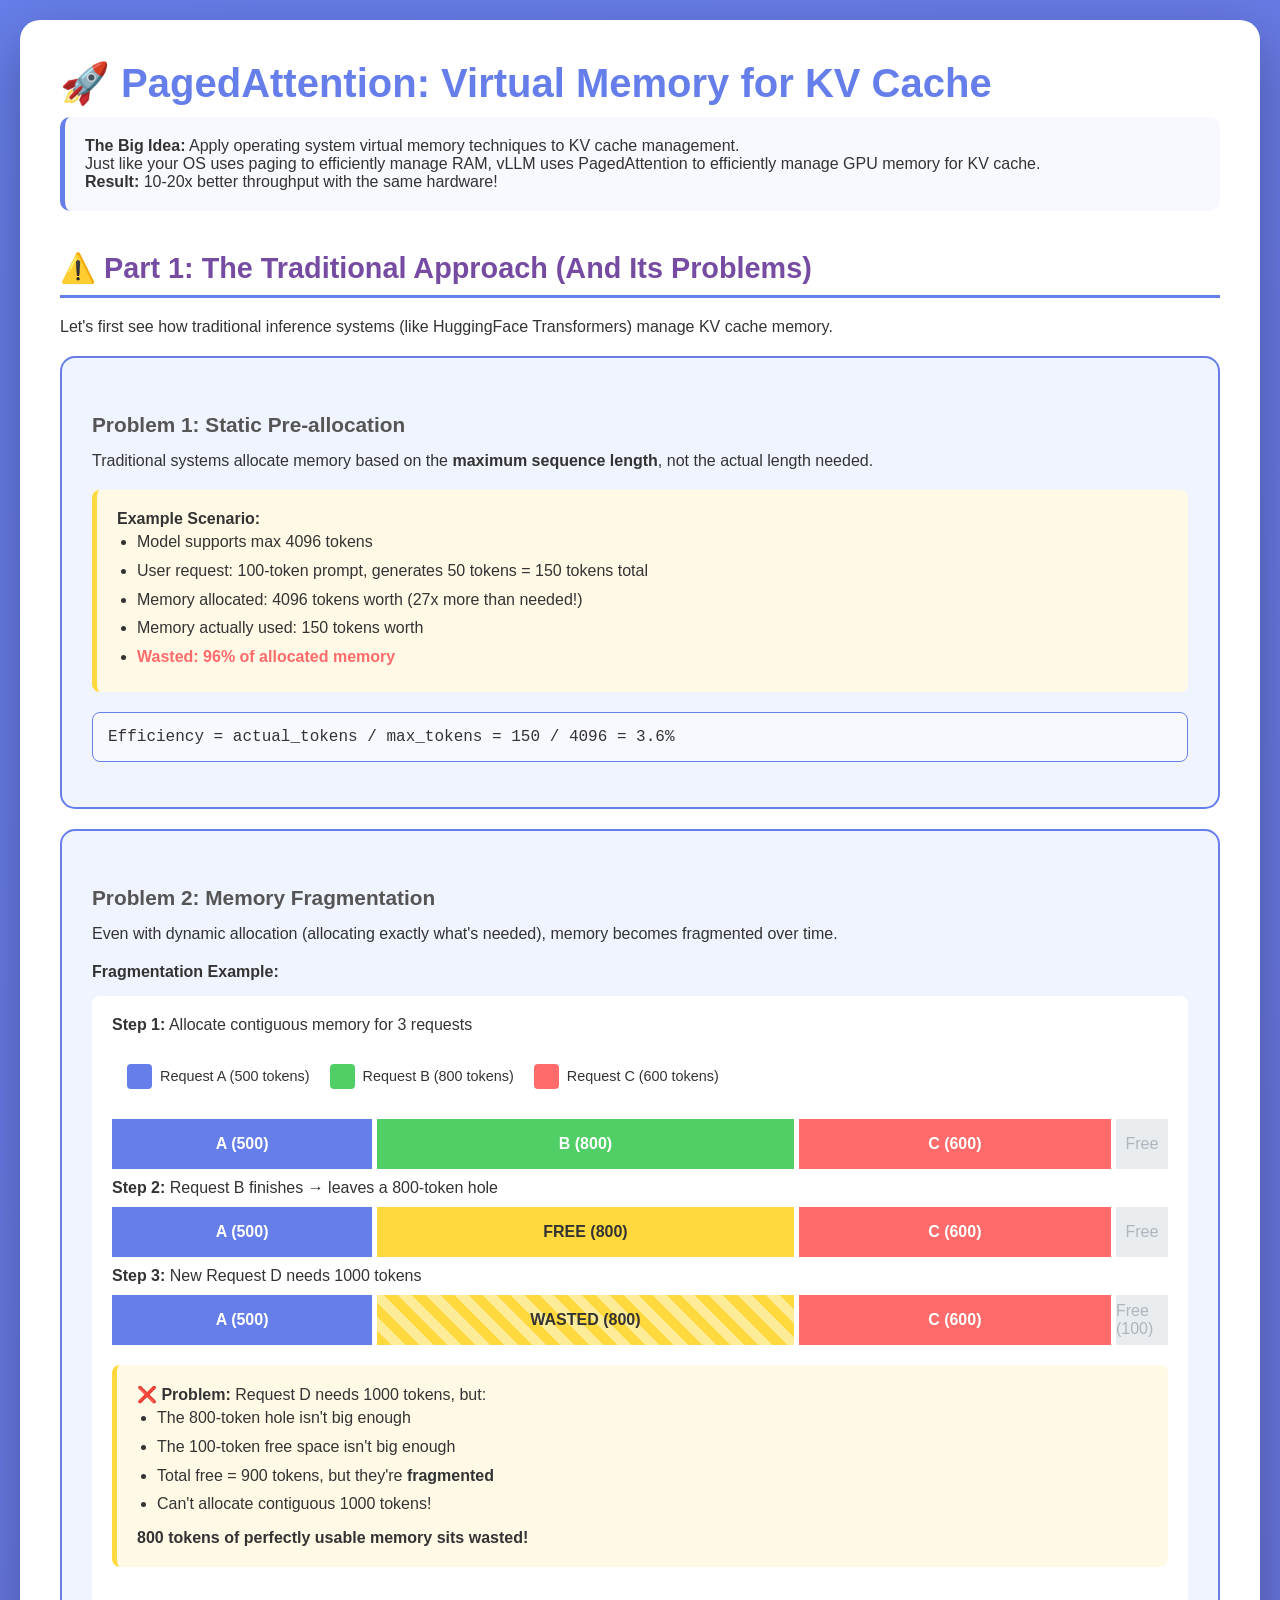
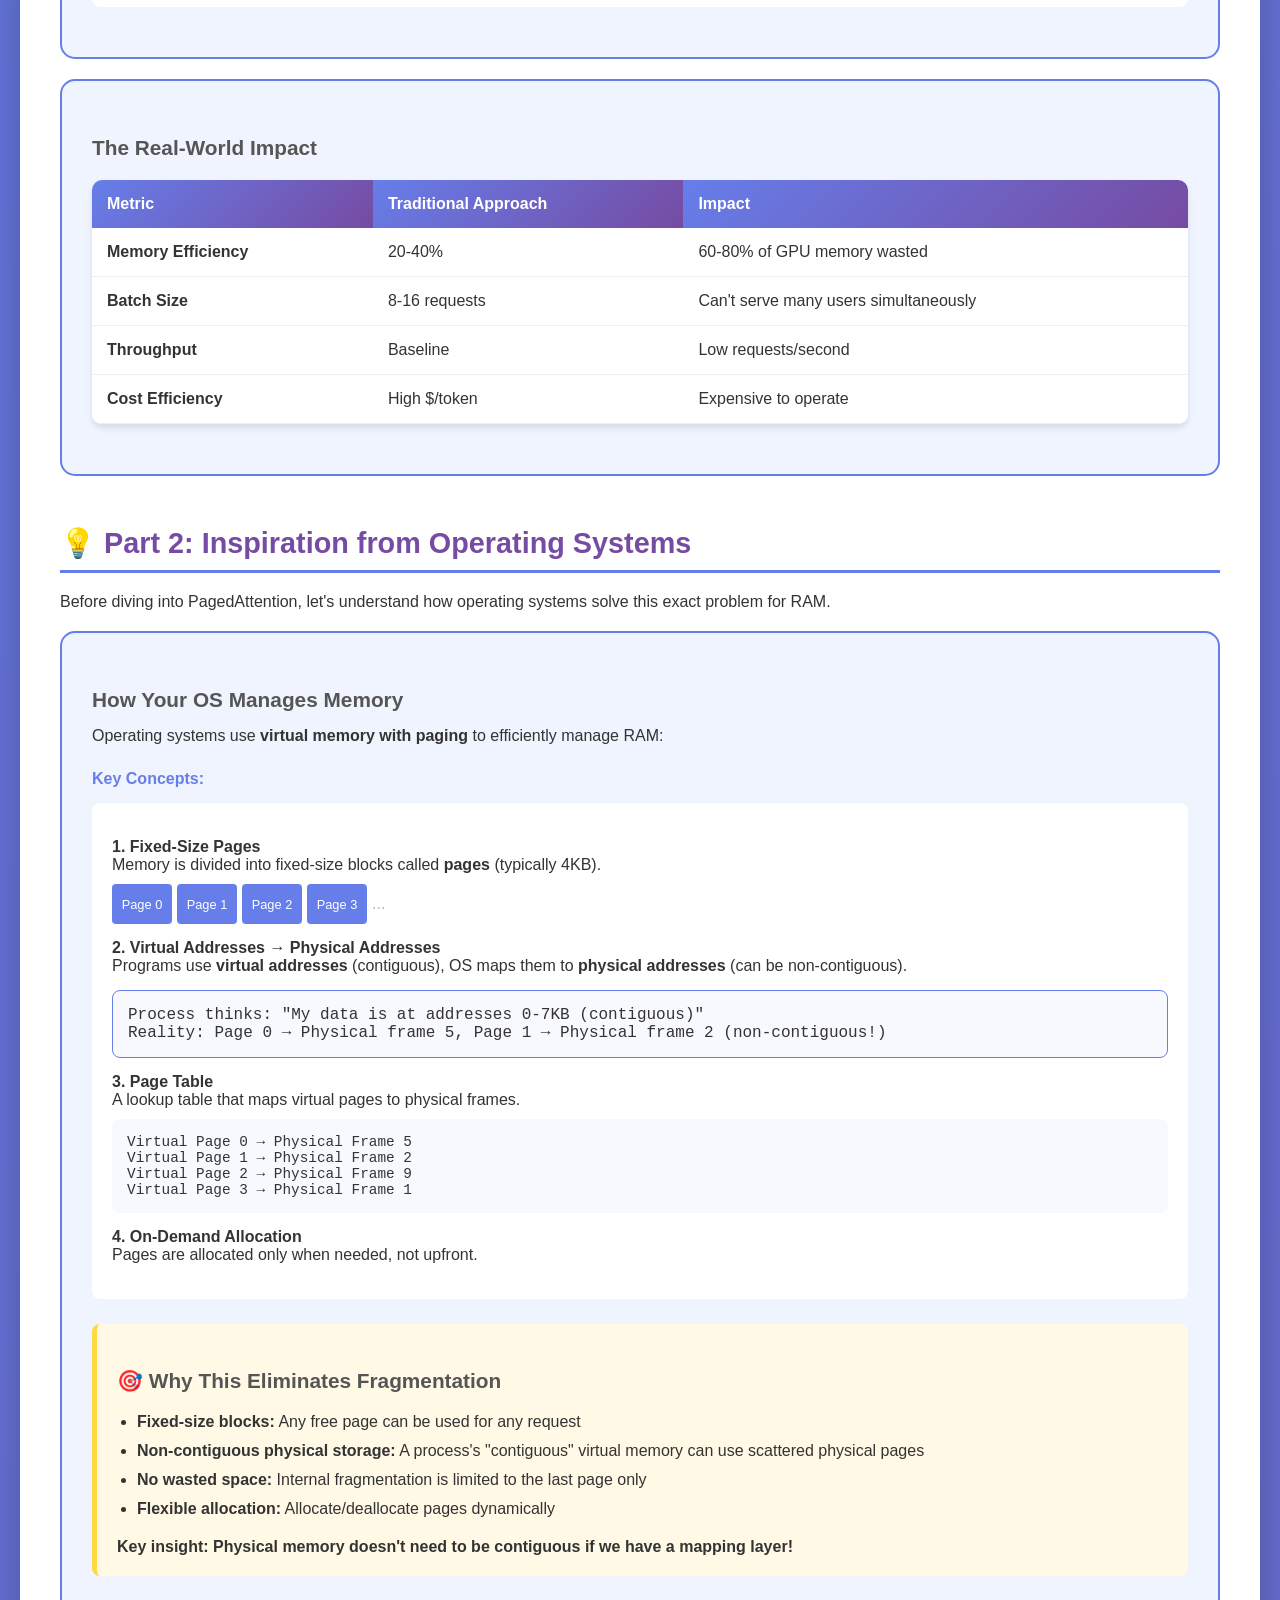
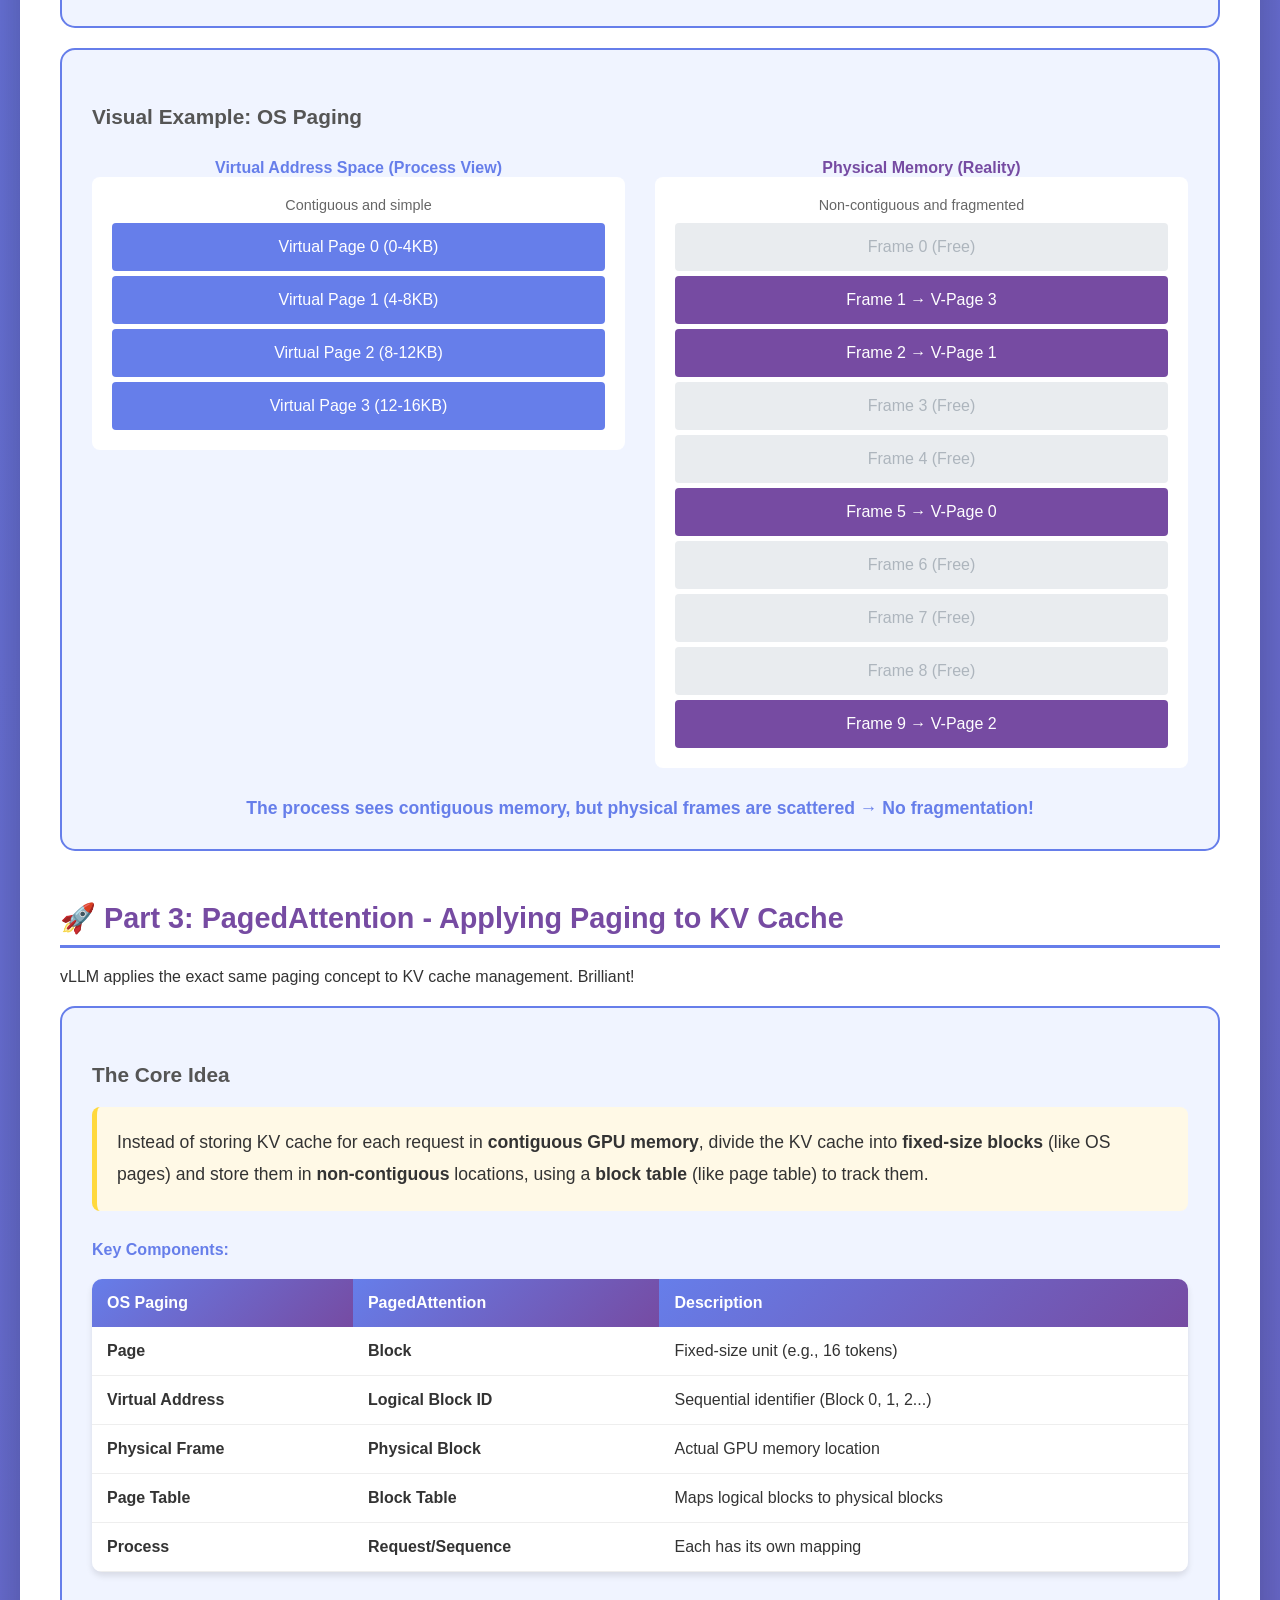
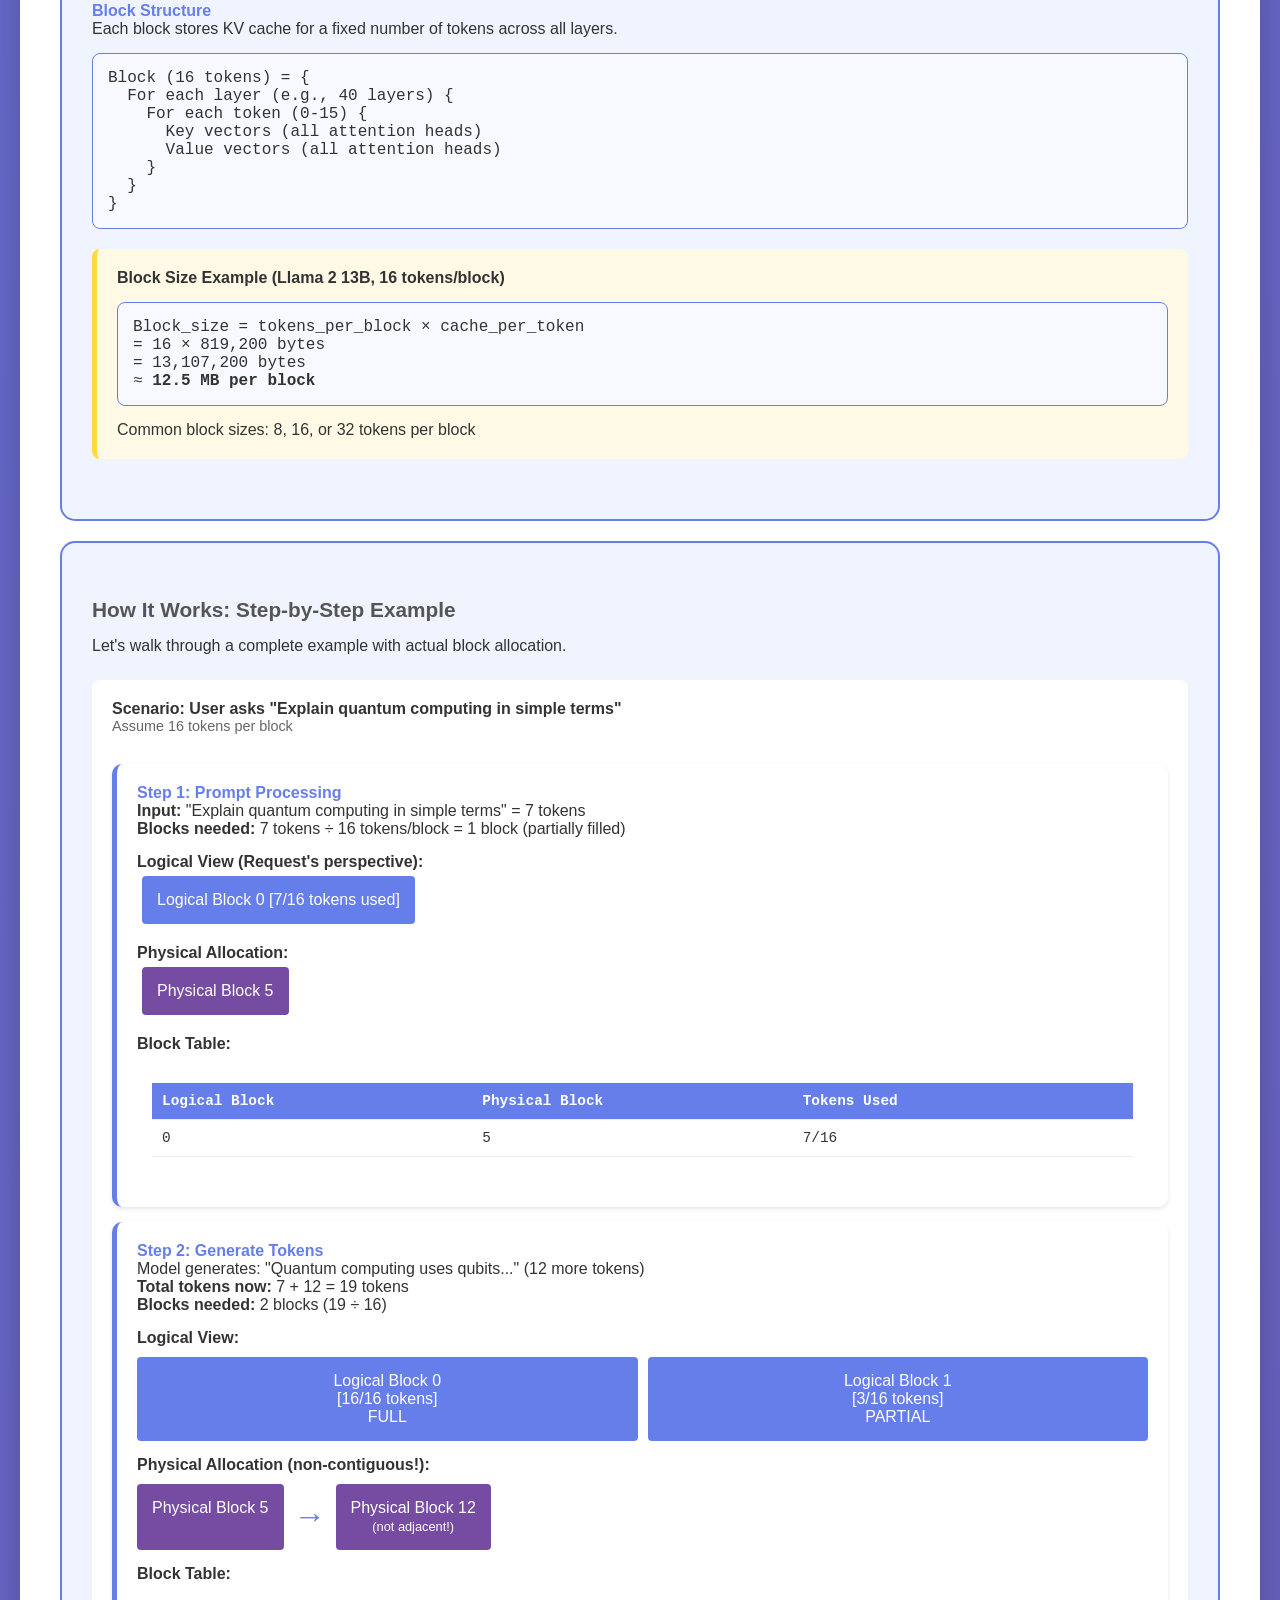
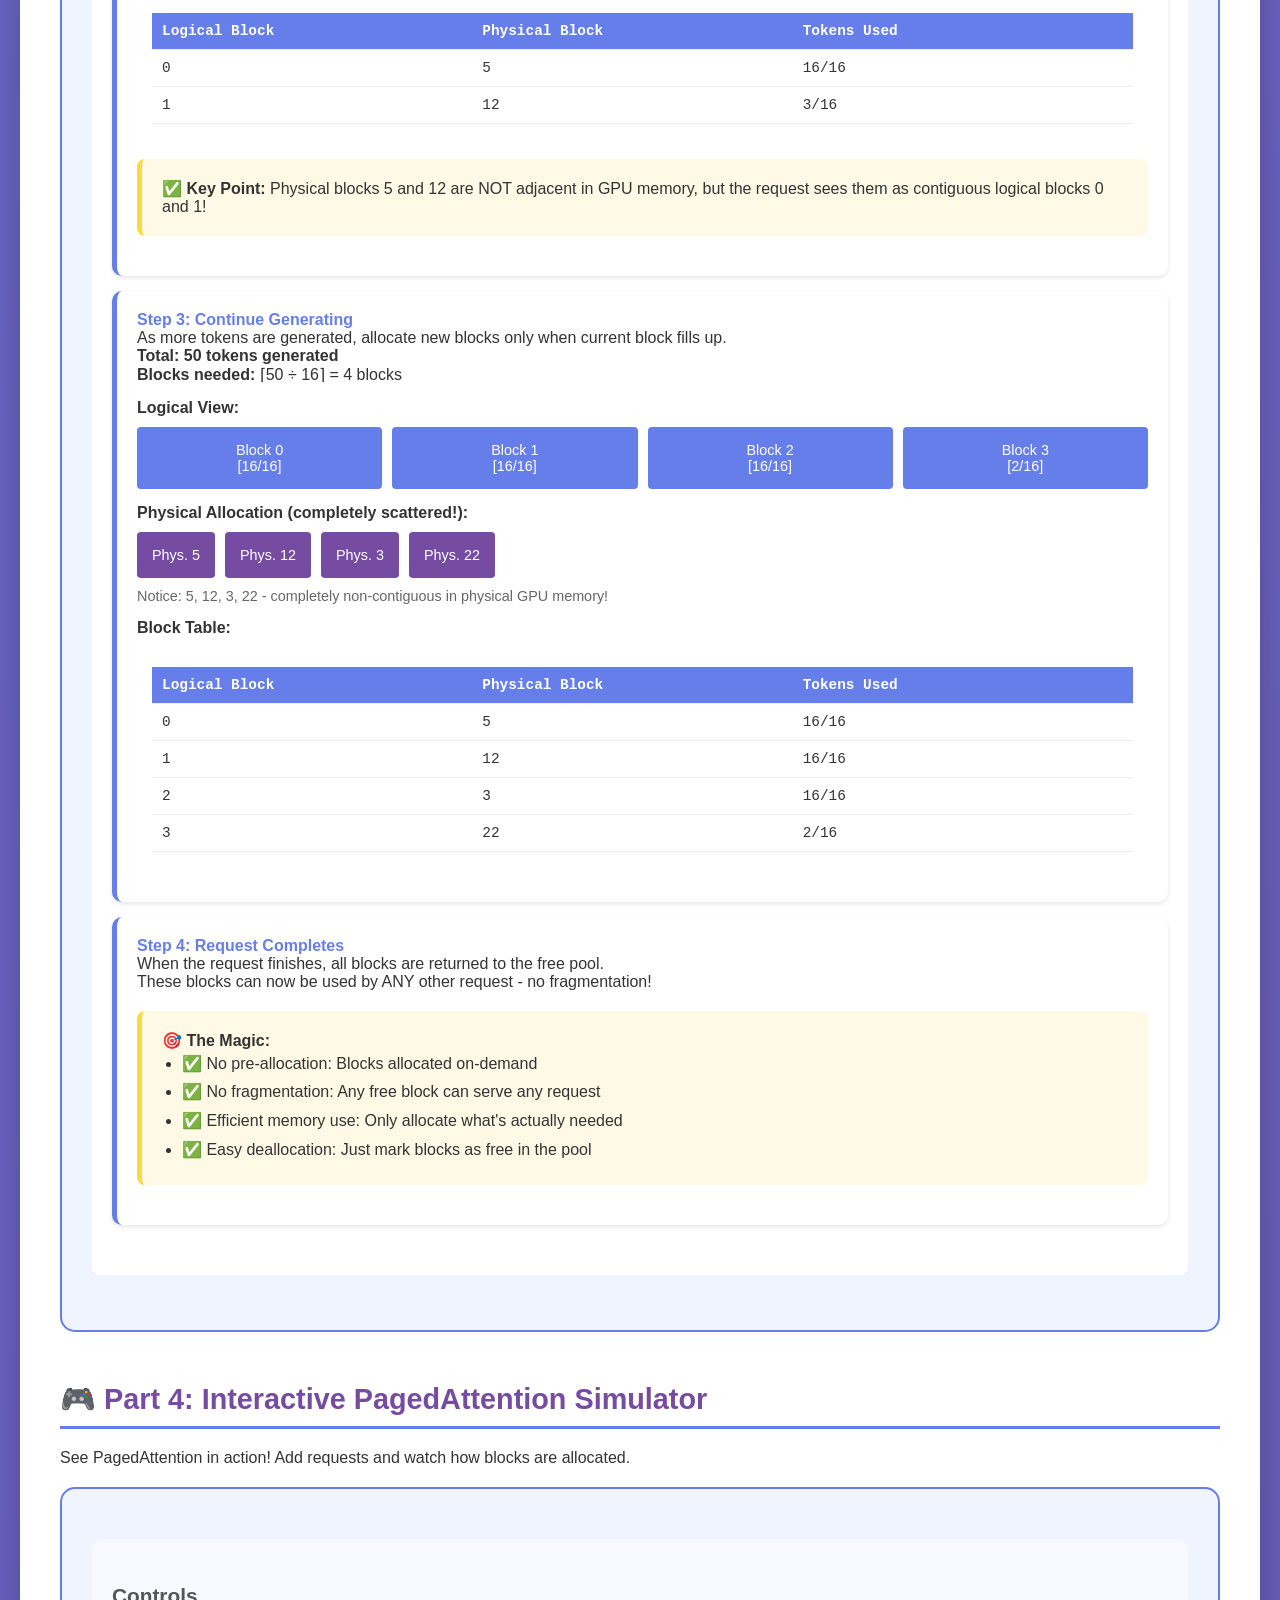
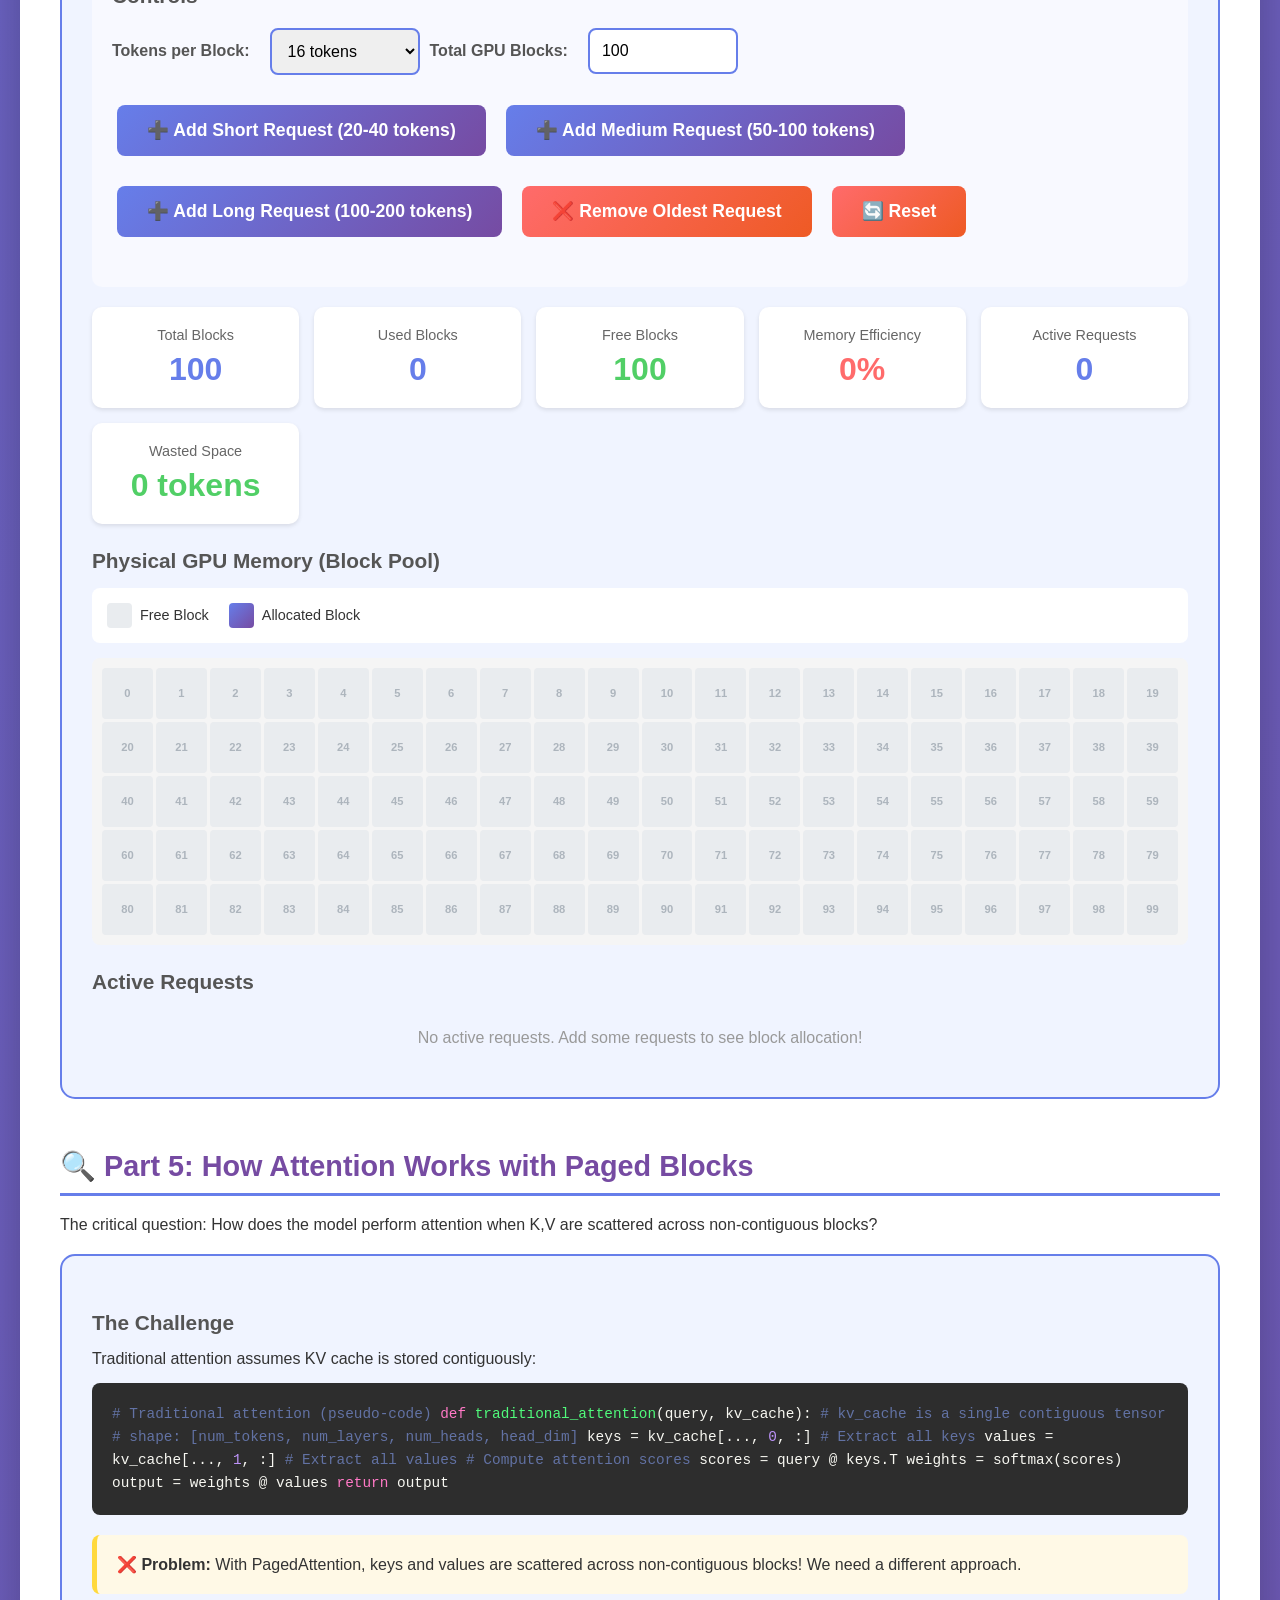
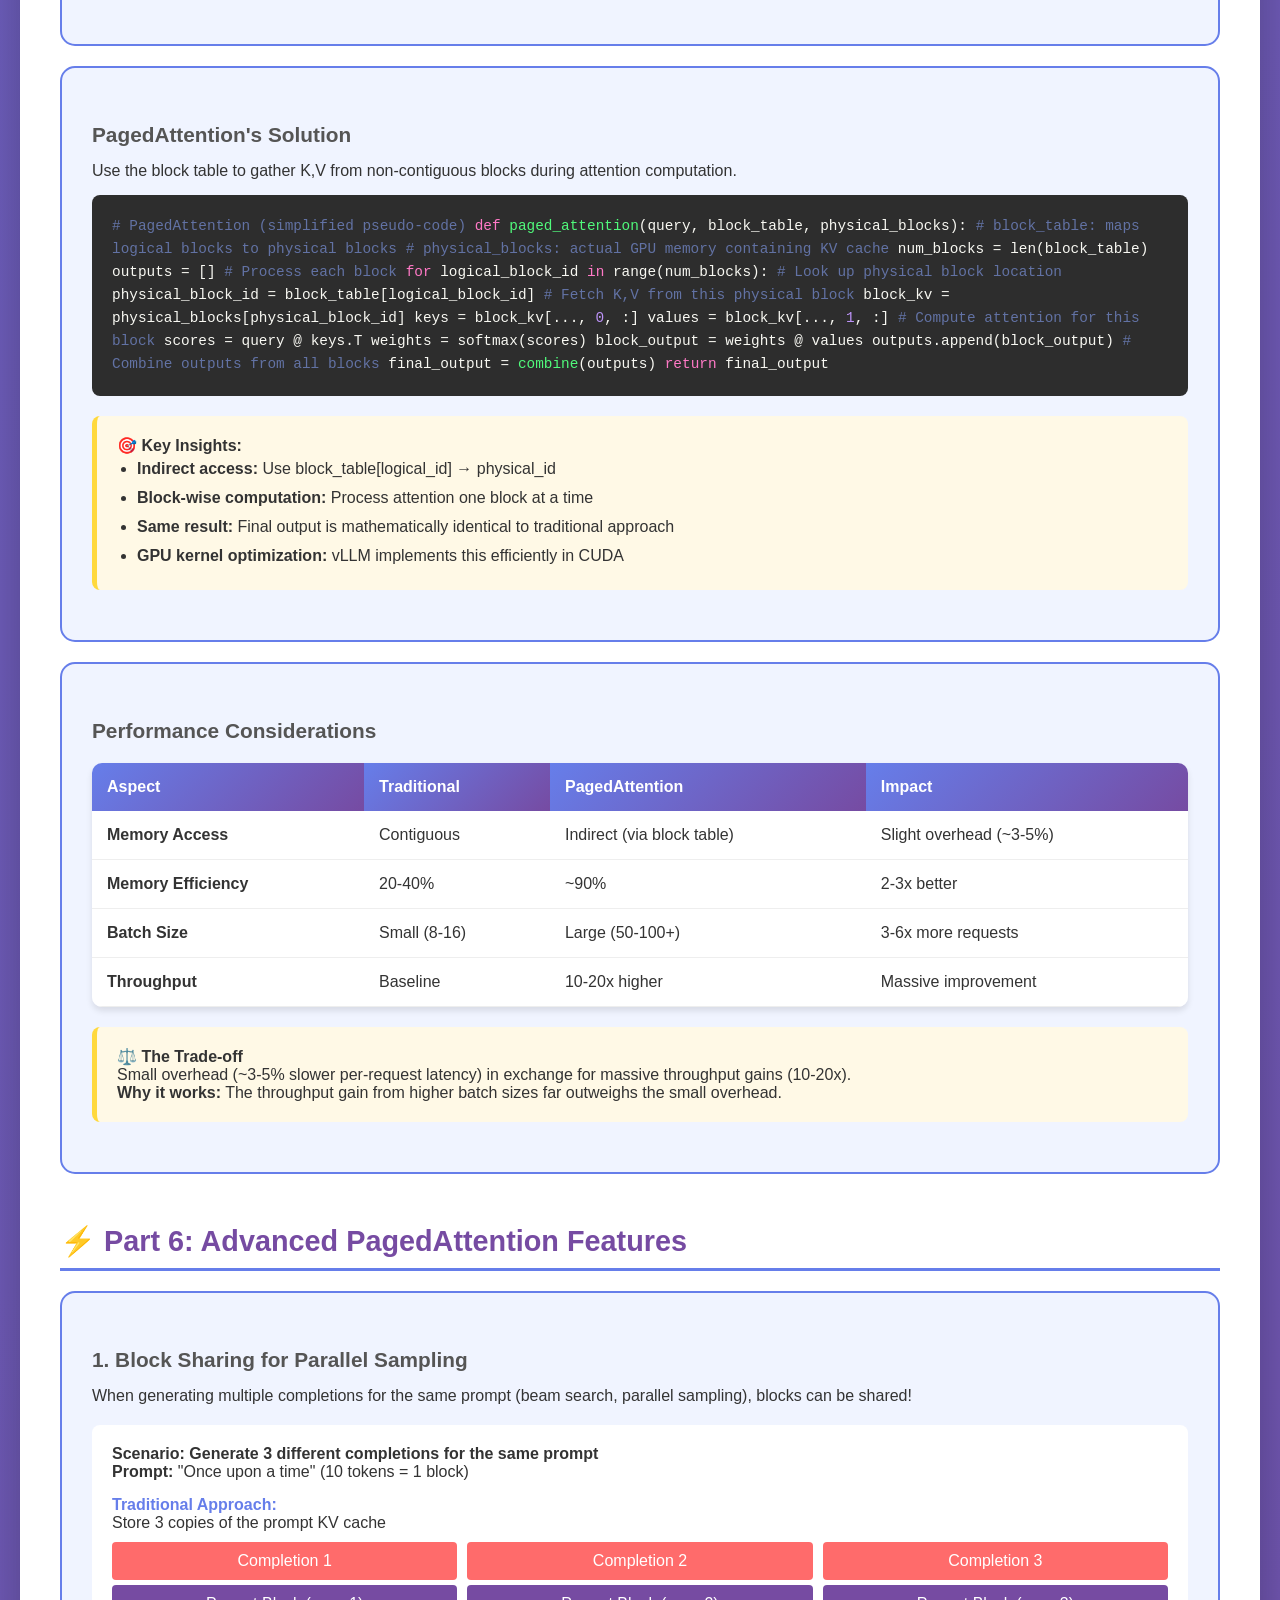
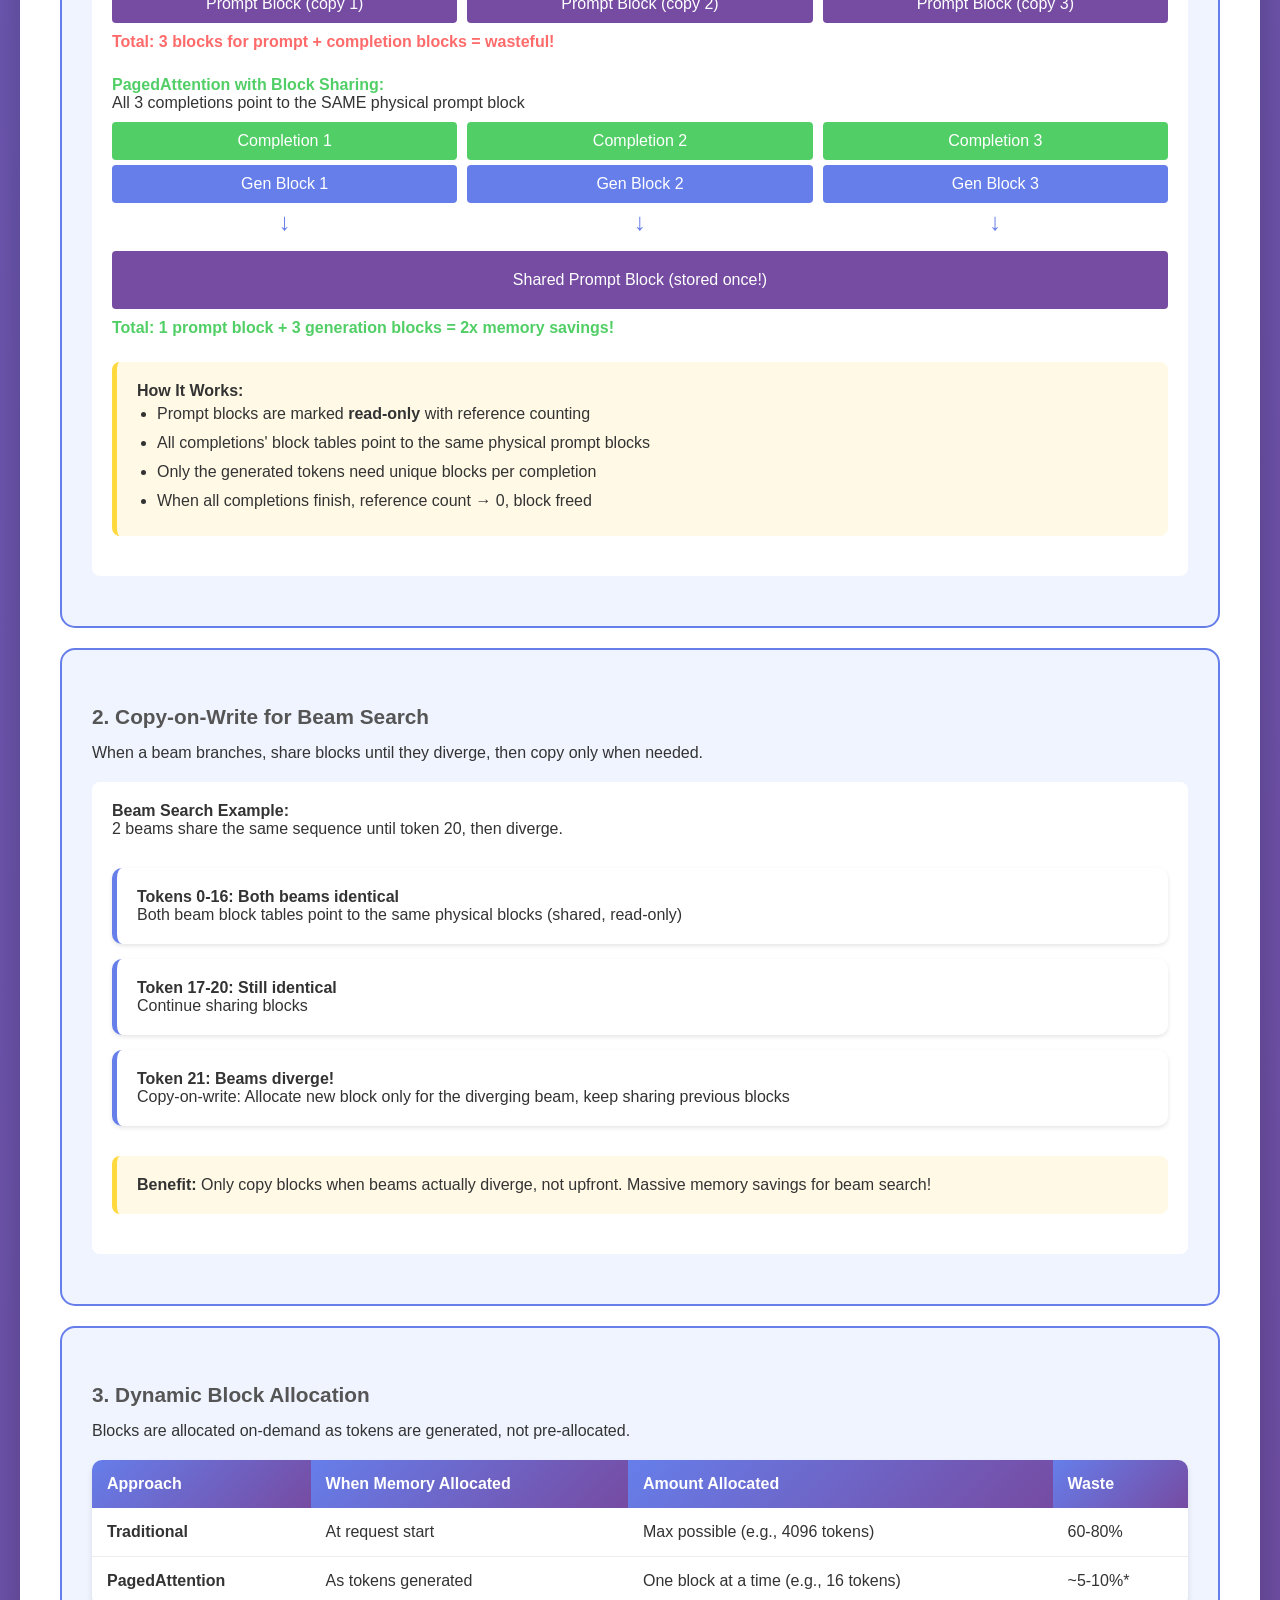
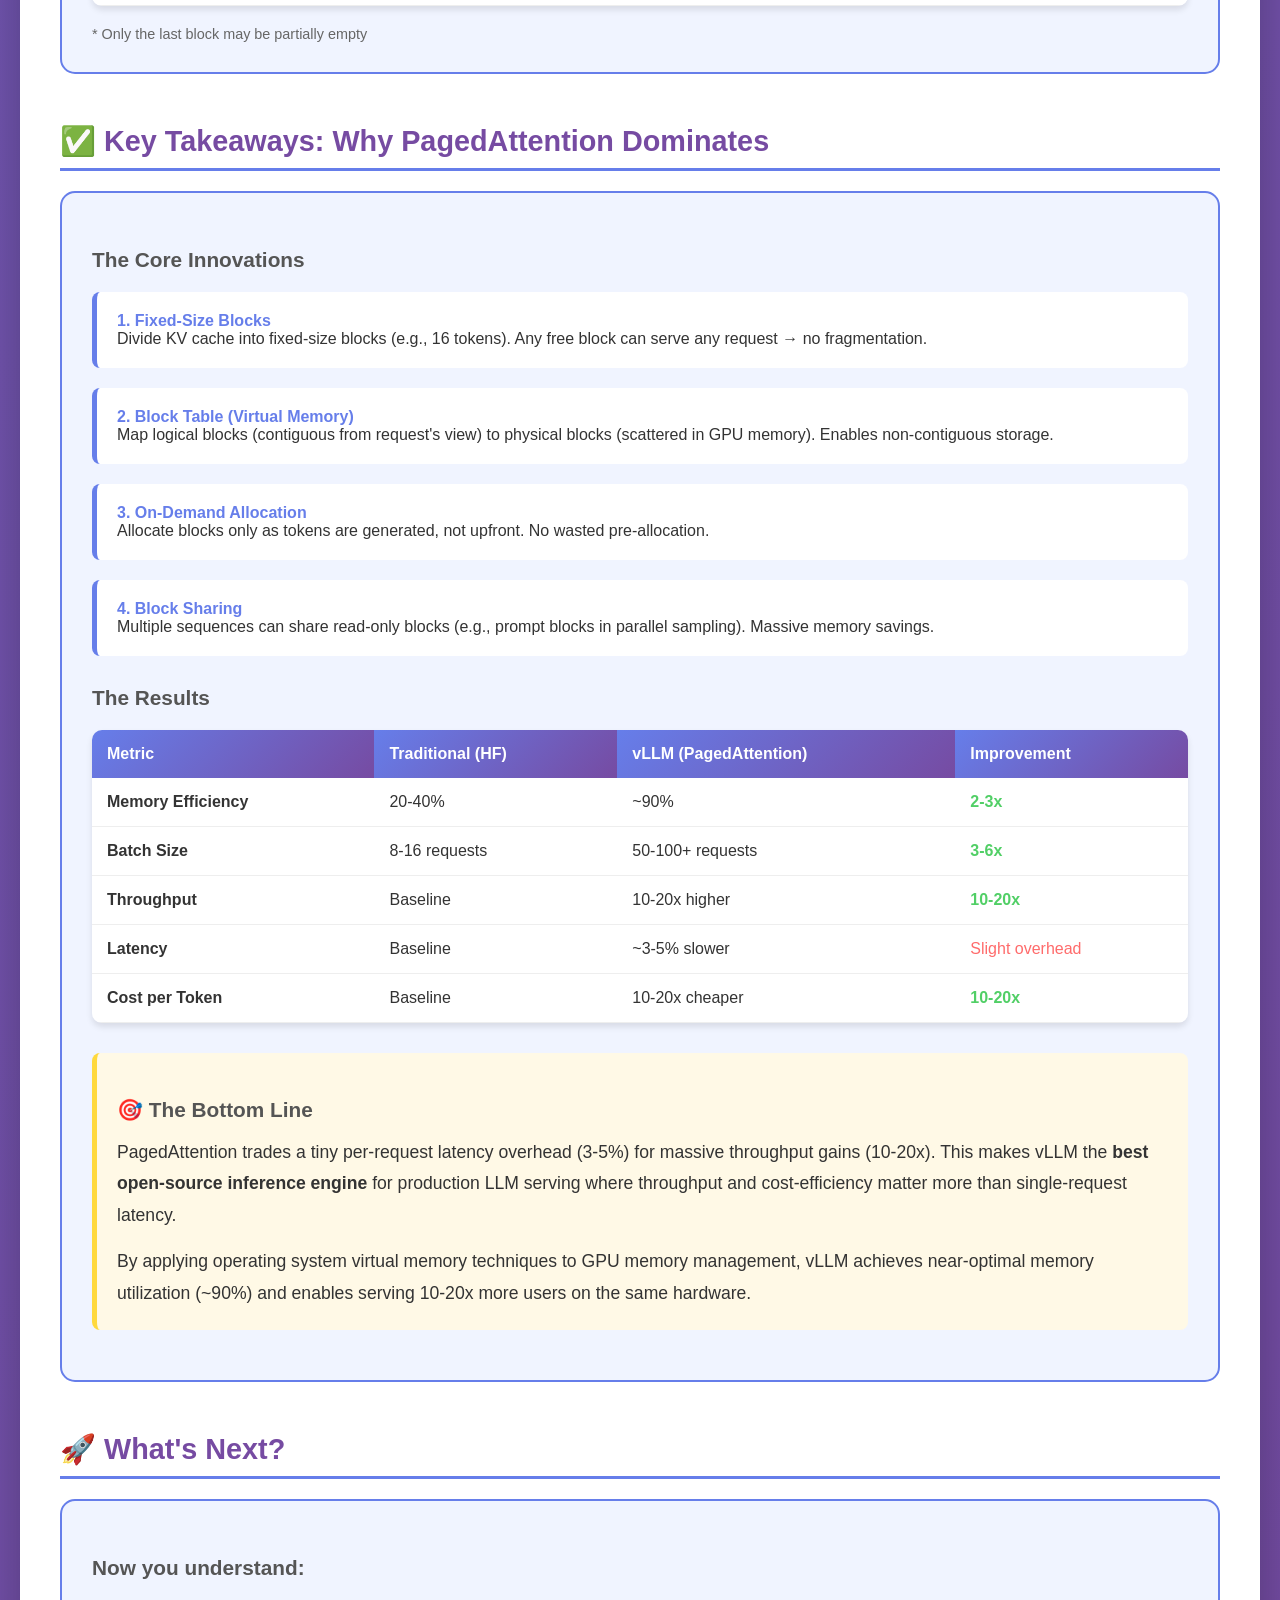
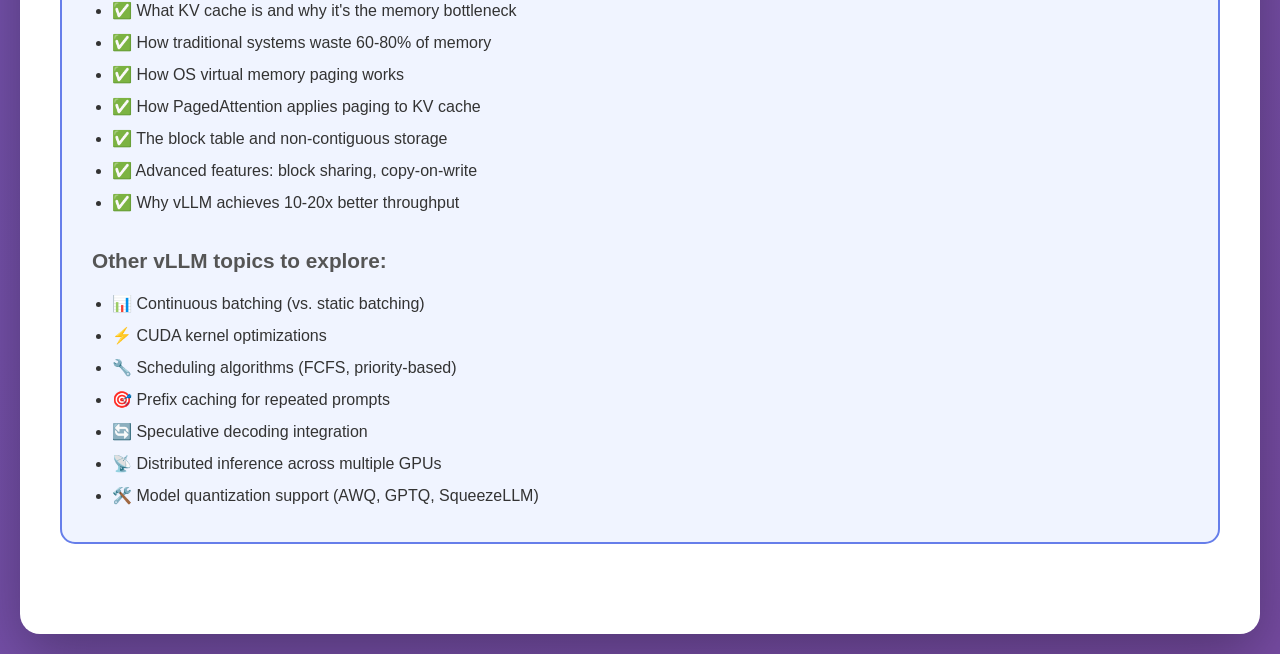
<file: intuitive_ai/paged_attention_visualizer.html>
<!DOCTYPE html>
<html lang="en">
<head>
    <meta charset="UTF-8">
    <meta name="viewport" content="width=device-width, initial-scale=1.0">
    <title>PagedAttention Interactive Visualizer</title>
    <style>
        * {
            margin: 0;
            padding: 0;
            box-sizing: border-box;
        }

        body {
            font-family: 'Segoe UI', Tahoma, Geneva, Verdana, sans-serif;
            background: linear-gradient(135deg, #667eea 0%, #764ba2 100%);
            color: #333;
            padding: 20px;
            min-height: 100vh;
        }

        .container {
            max-width: 1600px;
            margin: 0 auto;
            background: white;
            border-radius: 20px;
            padding: 40px;
            box-shadow: 0 20px 60px rgba(0,0,0,0.3);
        }

        h1 {
            color: #667eea;
            margin-bottom: 10px;
            font-size: 2.5em;
        }

        h2 {
            color: #764ba2;
            margin-top: 40px;
            margin-bottom: 20px;
            font-size: 1.8em;
            border-bottom: 3px solid #667eea;
            padding-bottom: 10px;
        }

        h3 {
            color: #555;
            margin-top: 25px;
            margin-bottom: 15px;
            font-size: 1.3em;
        }

        .intro {
            background: #f8f9ff;
            padding: 20px;
            border-radius: 10px;
            margin-bottom: 30px;
            border-left: 5px solid #667eea;
        }

        .section {
            margin-bottom: 50px;
        }

        .interactive-box {
            background: #f0f4ff;
            border: 2px solid #667eea;
            border-radius: 15px;
            padding: 30px;
            margin: 20px 0;
        }

        .highlight-box {
            background: #fff9e6;
            border-left: 5px solid #ffd93d;
            padding: 20px;
            border-radius: 8px;
            margin: 20px 0;
        }

        .formula {
            background: #f8f9ff;
            padding: 15px;
            border-radius: 8px;
            font-family: 'Courier New', monospace;
            margin: 15px 0;
            overflow-x: auto;
            border: 1px solid #667eea;
        }

        button {
            background: linear-gradient(135deg, #667eea 0%, #764ba2 100%);
            color: white;
            border: none;
            padding: 15px 30px;
            font-size: 1.1em;
            border-radius: 8px;
            cursor: pointer;
            margin: 10px 5px;
            transition: transform 0.2s, box-shadow 0.2s;
            font-weight: 600;
        }

        button:hover {
            transform: translateY(-2px);
            box-shadow: 0 6px 12px rgba(102, 126, 234, 0.4);
        }

        button:active {
            transform: translateY(0);
        }

        button.secondary {
            background: linear-gradient(135deg, #ff6b6b 0%, #ee5a24 100%);
        }

        button.success {
            background: linear-gradient(135deg, #51cf66 0%, #37b24d 100%);
        }

        .memory-visualization {
            display: grid;
            gap: 20px;
            margin: 30px 0;
        }

        .memory-system {
            background: white;
            border-radius: 10px;
            padding: 25px;
            box-shadow: 0 4px 8px rgba(0,0,0,0.1);
        }

        .memory-system h4 {
            color: #667eea;
            margin-bottom: 15px;
            font-size: 1.2em;
        }

        .memory-grid {
            display: grid;
            grid-template-columns: repeat(20, 1fr);
            gap: 3px;
            margin: 15px 0;
            padding: 10px;
            background: #f5f5f5;
            border-radius: 8px;
        }

        .memory-block {
            aspect-ratio: 1;
            border-radius: 4px;
            display: flex;
            align-items: center;
            justify-content: center;
            font-size: 0.7em;
            font-weight: 600;
            cursor: pointer;
            transition: transform 0.2s, box-shadow 0.2s;
            position: relative;
        }

        .memory-block:hover {
            transform: scale(1.2);
            z-index: 100;
            box-shadow: 0 4px 8px rgba(0,0,0,0.3);
        }

        .memory-block.free {
            background: #e9ecef;
            color: #adb5bd;
        }

        .memory-block.allocated {
            background: linear-gradient(135deg, #667eea 0%, #764ba2 100%);
            color: white;
        }

        .memory-block.wasted {
            background: repeating-linear-gradient(
                45deg,
                #ff6b6b,
                #ff6b6b 10px,
                #ff8787 10px,
                #ff8787 20px
            );
            color: white;
        }

        .memory-block.fragmented {
            background: #ffd93d;
            color: #333;
        }

        .request-card {
            background: white;
            border-radius: 10px;
            padding: 20px;
            margin: 15px 0;
            box-shadow: 0 2px 4px rgba(0,0,0,0.1);
            border-left: 5px solid #667eea;
            animation: slideIn 0.3s ease-out;
        }

        @keyframes slideIn {
            from {
                opacity: 0;
                transform: translateX(-20px);
            }
            to {
                opacity: 1;
                transform: translateX(0);
            }
        }

        .request-header {
            display: flex;
            justify-content: space-between;
            align-items: center;
            margin-bottom: 10px;
        }

        .request-name {
            font-weight: 700;
            color: #667eea;
            font-size: 1.1em;
        }

        .request-info {
            font-size: 0.9em;
            color: #666;
            margin: 5px 0;
        }

        .request-blocks {
            display: flex;
            gap: 5px;
            margin-top: 10px;
            flex-wrap: wrap;
        }

        .block-chip {
            padding: 5px 12px;
            border-radius: 6px;
            font-size: 0.85em;
            font-weight: 600;
            background: #667eea;
            color: white;
        }

        .stats-grid {
            display: grid;
            grid-template-columns: repeat(auto-fit, minmax(200px, 1fr));
            gap: 15px;
            margin: 20px 0;
        }

        .stat-card {
            background: white;
            padding: 20px;
            border-radius: 10px;
            box-shadow: 0 2px 4px rgba(0,0,0,0.1);
            text-align: center;
        }

        .stat-label {
            font-size: 0.9em;
            color: #666;
            margin-bottom: 8px;
        }

        .stat-value {
            font-size: 2em;
            font-weight: 700;
            color: #667eea;
        }

        .stat-value.bad {
            color: #ff6b6b;
        }

        .stat-value.good {
            color: #51cf66;
        }

        .comparison-table {
            width: 100%;
            border-collapse: collapse;
            margin: 20px 0;
            box-shadow: 0 4px 6px rgba(0,0,0,0.1);
            border-radius: 10px;
            overflow: hidden;
        }

        .comparison-table th {
            background: linear-gradient(135deg, #667eea 0%, #764ba2 100%);
            color: white;
            padding: 15px;
            text-align: left;
            font-weight: 600;
        }

        .comparison-table td {
            padding: 15px;
            border-bottom: 1px solid #eee;
            background: white;
        }

        .comparison-table tr:hover td {
            background: #f8f9ff;
        }

        .legend {
            display: flex;
            gap: 20px;
            flex-wrap: wrap;
            margin: 15px 0;
            padding: 15px;
            background: white;
            border-radius: 8px;
        }

        .legend-item {
            display: flex;
            align-items: center;
            gap: 8px;
            font-size: 0.9em;
        }

        .legend-color {
            width: 25px;
            height: 25px;
            border-radius: 4px;
        }

        .controls {
            display: flex;
            gap: 10px;
            flex-wrap: wrap;
            align-items: center;
            margin: 20px 0;
        }

        input[type="number"], select {
            padding: 12px;
            border: 2px solid #667eea;
            border-radius: 8px;
            font-size: 1em;
            width: 150px;
        }

        label {
            font-weight: 600;
            color: #555;
            margin-right: 10px;
        }

        .side-by-side {
            display: grid;
            grid-template-columns: 1fr 1fr;
            gap: 30px;
            margin: 30px 0;
        }

        @media (max-width: 1200px) {
            .side-by-side {
                grid-template-columns: 1fr;
            }
        }

        .page-table {
            background: white;
            border-radius: 8px;
            padding: 15px;
            margin: 15px 0;
            max-height: 400px;
            overflow-y: auto;
        }

        .page-table-row {
            display: grid;
            grid-template-columns: 1fr 1fr 1fr;
            padding: 10px;
            border-bottom: 1px solid #eee;
            font-family: 'Courier New', monospace;
            font-size: 0.9em;
        }

        .page-table-row.header {
            background: #667eea;
            color: white;
            font-weight: 700;
            position: sticky;
            top: 0;
            z-index: 10;
        }

        .page-table-row:hover:not(.header) {
            background: #f8f9ff;
        }

        .arrow-container {
            display: flex;
            align-items: center;
            justify-content: center;
            font-size: 3em;
            color: #667eea;
            margin: 20px 0;
        }

        .tooltip {
            position: relative;
            display: inline-block;
        }

        .tooltip .tooltiptext {
            visibility: hidden;
            width: 200px;
            background-color: #333;
            color: #fff;
            text-align: center;
            border-radius: 6px;
            padding: 10px;
            position: absolute;
            z-index: 1000;
            bottom: 125%;
            left: 50%;
            margin-left: -100px;
            opacity: 0;
            transition: opacity 0.3s;
            font-size: 0.85em;
        }

        .tooltip:hover .tooltiptext {
            visibility: visible;
            opacity: 1;
        }

        .animation-controls {
            background: #f8f9ff;
            padding: 20px;
            border-radius: 10px;
            margin: 20px 0;
        }

        .timeline-viz {
            margin: 30px 0;
        }

        .timeline-step {
            background: white;
            padding: 20px;
            border-radius: 10px;
            margin: 15px 0;
            border-left: 5px solid #667eea;
            box-shadow: 0 2px 4px rgba(0,0,0,0.1);
        }

        .timeline-step.active {
            border-left-color: #51cf66;
            background: #f0fff4;
        }

        .code-example {
            background: #2d2d2d;
            color: #f8f8f2;
            padding: 20px;
            border-radius: 8px;
            font-family: 'Courier New', monospace;
            overflow-x: auto;
            margin: 15px 0;
            font-size: 0.9em;
            line-height: 1.6;
        }

        .keyword { color: #ff79c6; }
        .string { color: #f1fa8c; }
        .comment { color: #6272a4; }
        .function { color: #50fa7b; }
        .number { color: #bd93f9; }
    </style>
</head>
<body>
    <div class="container">
        <h1>🚀 PagedAttention: Virtual Memory for KV Cache</h1>
        <div class="intro">
            <p><strong>The Big Idea:</strong> Apply operating system virtual memory techniques to KV cache management.</p>
            <p>Just like your OS uses paging to efficiently manage RAM, vLLM uses PagedAttention to efficiently manage GPU memory for KV cache.</p>
            <p><strong>Result:</strong> 10-20x better throughput with the same hardware!</p>
        </div>

        <!-- Section 1: The Problem Recap -->
        <div class="section">
            <h2>⚠️ Part 1: The Traditional Approach (And Its Problems)</h2>
            <p>Let's first see how traditional inference systems (like HuggingFace Transformers) manage KV cache memory.</p>

            <div class="interactive-box">
                <h3>Problem 1: Static Pre-allocation</h3>
                <p>Traditional systems allocate memory based on the <strong>maximum sequence length</strong>, not the actual length needed.</p>

                <div class="highlight-box">
                    <h4>Example Scenario:</h4>
                    <ul style="margin-left: 20px; line-height: 1.8;">
                        <li>Model supports max 4096 tokens</li>
                        <li>User request: 100-token prompt, generates 50 tokens = 150 tokens total</li>
                        <li>Memory allocated: 4096 tokens worth (27x more than needed!)</li>
                        <li>Memory actually used: 150 tokens worth</li>
                        <li><strong style="color: #ff6b6b;">Wasted: 96% of allocated memory</strong></li>
                    </ul>
                </div>

                <div class="formula">
                    Efficiency = actual_tokens / max_tokens = 150 / 4096 = 3.6%
                </div>
            </div>

            <div class="interactive-box">
                <h3>Problem 2: Memory Fragmentation</h3>
                <p>Even with dynamic allocation (allocating exactly what's needed), memory becomes fragmented over time.</p>

                <div style="margin: 20px 0;">
                    <h4>Fragmentation Example:</h4>
                    <div style="background: white; padding: 20px; border-radius: 8px; margin: 15px 0;">
                        <p><strong>Step 1:</strong> Allocate contiguous memory for 3 requests</p>
                        <div class="legend">
                            <div class="legend-item">
                                <div class="legend-color" style="background: #667eea;"></div>
                                <span>Request A (500 tokens)</span>
                            </div>
                            <div class="legend-item">
                                <div class="legend-color" style="background: #51cf66;"></div>
                                <span>Request B (800 tokens)</span>
                            </div>
                            <div class="legend-item">
                                <div class="legend-color" style="background: #ff6b6b;"></div>
                                <span>Request C (600 tokens)</span>
                            </div>
                        </div>
                        <div style="display: flex; gap: 5px; margin: 10px 0;">
                            <div style="background: #667eea; height: 50px; flex: 500; display: flex; align-items: center; justify-content: center; color: white; font-weight: 600;">A (500)</div>
                            <div style="background: #51cf66; height: 50px; flex: 800; display: flex; align-items: center; justify-content: center; color: white; font-weight: 600;">B (800)</div>
                            <div style="background: #ff6b6b; height: 50px; flex: 600; display: flex; align-items: center; justify-content: center; color: white; font-weight: 600;">C (600)</div>
                            <div style="background: #e9ecef; height: 50px; flex: 100; display: flex; align-items: center; justify-content: center; color: #adb5bd;">Free</div>
                        </div>

                        <p><strong>Step 2:</strong> Request B finishes → leaves a 800-token hole</p>
                        <div style="display: flex; gap: 5px; margin: 10px 0;">
                            <div style="background: #667eea; height: 50px; flex: 500; display: flex; align-items: center; justify-content: center; color: white; font-weight: 600;">A (500)</div>
                            <div style="background: #ffd93d; height: 50px; flex: 800; display: flex; align-items: center; justify-content: center; color: #333; font-weight: 600;">FREE (800)</div>
                            <div style="background: #ff6b6b; height: 50px; flex: 600; display: flex; align-items: center; justify-content: center; color: white; font-weight: 600;">C (600)</div>
                            <div style="background: #e9ecef; height: 50px; flex: 100; display: flex; align-items: center; justify-content: center; color: #adb5bd;">Free</div>
                        </div>

                        <p><strong>Step 3:</strong> New Request D needs 1000 tokens</p>
                        <div style="display: flex; gap: 5px; margin: 10px 0;">
                            <div style="background: #667eea; height: 50px; flex: 500; display: flex; align-items: center; justify-content: center; color: white; font-weight: 600;">A (500)</div>
                            <div style="background: repeating-linear-gradient(45deg, #ffd93d, #ffd93d 10px, #ffec99 10px, #ffec99 20px); height: 50px; flex: 800; display: flex; align-items: center; justify-content: center; color: #333; font-weight: 600;">WASTED (800)</div>
                            <div style="background: #ff6b6b; height: 50px; flex: 600; display: flex; align-items: center; justify-content: center; color: white; font-weight: 600;">C (600)</div>
                            <div style="background: #e9ecef; height: 50px; flex: 100; display: flex; align-items: center; justify-content: center; color: #adb5bd;">Free (100)</div>
                        </div>

                        <div class="highlight-box">
                            <strong>❌ Problem:</strong> Request D needs 1000 tokens, but:
                            <ul style="margin-left: 20px; line-height: 1.8;">
                                <li>The 800-token hole isn't big enough</li>
                                <li>The 100-token free space isn't big enough</li>
                                <li>Total free = 900 tokens, but they're <strong>fragmented</strong></li>
                                <li>Can't allocate contiguous 1000 tokens!</li>
                            </ul>
                            <p style="margin-top: 10px;"><strong>800 tokens of perfectly usable memory sits wasted!</strong></p>
                        </div>
                    </div>
                </div>
            </div>

            <div class="interactive-box">
                <h3>The Real-World Impact</h3>
                <table class="comparison-table">
                    <thead>
                        <tr>
                            <th>Metric</th>
                            <th>Traditional Approach</th>
                            <th>Impact</th>
                        </tr>
                    </thead>
                    <tbody>
                        <tr>
                            <td><strong>Memory Efficiency</strong></td>
                            <td>20-40%</td>
                            <td>60-80% of GPU memory wasted</td>
                        </tr>
                        <tr>
                            <td><strong>Batch Size</strong></td>
                            <td>8-16 requests</td>
                            <td>Can't serve many users simultaneously</td>
                        </tr>
                        <tr>
                            <td><strong>Throughput</strong></td>
                            <td>Baseline</td>
                            <td>Low requests/second</td>
                        </tr>
                        <tr>
                            <td><strong>Cost Efficiency</strong></td>
                            <td>High $/token</td>
                            <td>Expensive to operate</td>
                        </tr>
                    </tbody>
                </table>
            </div>
        </div>

        <!-- Section 2: OS Virtual Memory Primer -->
        <div class="section">
            <h2>💡 Part 2: Inspiration from Operating Systems</h2>
            <p>Before diving into PagedAttention, let's understand how operating systems solve this exact problem for RAM.</p>

            <div class="interactive-box">
                <h3>How Your OS Manages Memory</h3>
                <p>Operating systems use <strong>virtual memory with paging</strong> to efficiently manage RAM:</p>

                <div style="margin: 25px 0;">
                    <h4 style="color: #667eea;">Key Concepts:</h4>
                    <div style="background: white; padding: 20px; border-radius: 8px; margin: 15px 0;">
                        <div style="margin: 15px 0;">
                            <h4>1. Fixed-Size Pages</h4>
                            <p>Memory is divided into fixed-size blocks called <strong>pages</strong> (typically 4KB).</p>
                            <div style="display: flex; gap: 5px; margin: 10px 0;">
                                <div style="background: #667eea; height: 40px; width: 60px; display: flex; align-items: center; justify-content: center; color: white; font-size: 0.8em; border-radius: 4px;">Page 0</div>
                                <div style="background: #667eea; height: 40px; width: 60px; display: flex; align-items: center; justify-content: center; color: white; font-size: 0.8em; border-radius: 4px;">Page 1</div>
                                <div style="background: #667eea; height: 40px; width: 60px; display: flex; align-items: center; justify-content: center; color: white; font-size: 0.8em; border-radius: 4px;">Page 2</div>
                                <div style="background: #667eea; height: 40px; width: 60px; display: flex; align-items: center; justify-content: center; color: white; font-size: 0.8em; border-radius: 4px;">Page 3</div>
                                <div style="color: #adb5bd; display: flex; align-items: center;">...</div>
                            </div>
                        </div>

                        <div style="margin: 15px 0;">
                            <h4>2. Virtual Addresses → Physical Addresses</h4>
                            <p>Programs use <strong>virtual addresses</strong> (contiguous), OS maps them to <strong>physical addresses</strong> (can be non-contiguous).</p>
                            <div class="formula">
                                Process thinks: "My data is at addresses 0-7KB (contiguous)"<br>
                                Reality: Page 0 → Physical frame 5, Page 1 → Physical frame 2 (non-contiguous!)
                            </div>
                        </div>

                        <div style="margin: 15px 0;">
                            <h4>3. Page Table</h4>
                            <p>A lookup table that maps virtual pages to physical frames.</p>
                            <div style="background: #f8f9ff; padding: 15px; border-radius: 8px; margin: 10px 0; font-family: 'Courier New', monospace; font-size: 0.9em;">
                                Virtual Page 0 → Physical Frame 5<br>
                                Virtual Page 1 → Physical Frame 2<br>
                                Virtual Page 2 → Physical Frame 9<br>
                                Virtual Page 3 → Physical Frame 1
                            </div>
                        </div>

                        <div style="margin: 15px 0;">
                            <h4>4. On-Demand Allocation</h4>
                            <p>Pages are allocated only when needed, not upfront.</p>
                        </div>
                    </div>
                </div>

                <div class="highlight-box">
                    <h3>🎯 Why This Eliminates Fragmentation</h3>
                    <ul style="margin-left: 20px; line-height: 1.8;">
                        <li><strong>Fixed-size blocks:</strong> Any free page can be used for any request</li>
                        <li><strong>Non-contiguous physical storage:</strong> A process's "contiguous" virtual memory can use scattered physical pages</li>
                        <li><strong>No wasted space:</strong> Internal fragmentation is limited to the last page only</li>
                        <li><strong>Flexible allocation:</strong> Allocate/deallocate pages dynamically</li>
                    </ul>

                    <p style="margin-top: 15px; font-weight: 600;">Key insight: Physical memory doesn't need to be contiguous if we have a mapping layer!</p>
                </div>
            </div>

            <div class="interactive-box">
                <h3>Visual Example: OS Paging</h3>
                <div class="side-by-side">
                    <div>
                        <h4 style="text-align: center; color: #667eea;">Virtual Address Space (Process View)</h4>
                        <div style="background: white; padding: 20px; border-radius: 8px;">
                            <p style="text-align: center; font-size: 0.9em; color: #666; margin-bottom: 10px;">Contiguous and simple</p>
                            <div style="display: flex; flex-direction: column; gap: 5px;">
                                <div style="background: #667eea; padding: 15px; color: white; border-radius: 4px; text-align: center;">Virtual Page 0 (0-4KB)</div>
                                <div style="background: #667eea; padding: 15px; color: white; border-radius: 4px; text-align: center;">Virtual Page 1 (4-8KB)</div>
                                <div style="background: #667eea; padding: 15px; color: white; border-radius: 4px; text-align: center;">Virtual Page 2 (8-12KB)</div>
                                <div style="background: #667eea; padding: 15px; color: white; border-radius: 4px; text-align: center;">Virtual Page 3 (12-16KB)</div>
                            </div>
                        </div>
                    </div>

                    <div>
                        <h4 style="text-align: center; color: #764ba2;">Physical Memory (Reality)</h4>
                        <div style="background: white; padding: 20px; border-radius: 8px;">
                            <p style="text-align: center; font-size: 0.9em; color: #666; margin-bottom: 10px;">Non-contiguous and fragmented</p>
                            <div style="display: flex; flex-direction: column; gap: 5px;">
                                <div style="background: #e9ecef; padding: 15px; color: #adb5bd; border-radius: 4px; text-align: center;">Frame 0 (Free)</div>
                                <div style="background: #764ba2; padding: 15px; color: white; border-radius: 4px; text-align: center;">Frame 1 → V-Page 3</div>
                                <div style="background: #764ba2; padding: 15px; color: white; border-radius: 4px; text-align: center;">Frame 2 → V-Page 1</div>
                                <div style="background: #e9ecef; padding: 15px; color: #adb5bd; border-radius: 4px; text-align: center;">Frame 3 (Free)</div>
                                <div style="background: #e9ecef; padding: 15px; color: #adb5bd; border-radius: 4px; text-align: center;">Frame 4 (Free)</div>
                                <div style="background: #764ba2; padding: 15px; color: white; border-radius: 4px; text-align: center;">Frame 5 → V-Page 0</div>
                                <div style="background: #e9ecef; padding: 15px; color: #adb5bd; border-radius: 4px; text-align: center;">Frame 6 (Free)</div>
                                <div style="background: #e9ecef; padding: 15px; color: #adb5bd; border-radius: 4px; text-align: center;">Frame 7 (Free)</div>
                                <div style="background: #e9ecef; padding: 15px; color: #adb5bd; border-radius: 4px; text-align: center;">Frame 8 (Free)</div>
                                <div style="background: #764ba2; padding: 15px; color: white; border-radius: 4px; text-align: center;">Frame 9 → V-Page 2</div>
                            </div>
                        </div>
                    </div>
                </div>

                <p style="text-align: center; margin-top: 20px; font-size: 1.1em; font-weight: 600; color: #667eea;">
                    The process sees contiguous memory, but physical frames are scattered → No fragmentation!
                </p>
            </div>
        </div>

        <!-- Section 3: PagedAttention Explained -->
        <div class="section">
            <h2>🚀 Part 3: PagedAttention - Applying Paging to KV Cache</h2>
            <p>vLLM applies the exact same paging concept to KV cache management. Brilliant!</p>

            <div class="interactive-box">
                <h3>The Core Idea</h3>
                <div class="highlight-box">
                    <p style="font-size: 1.1em; line-height: 1.8;">
                        Instead of storing KV cache for each request in <strong>contiguous GPU memory</strong>,
                        divide the KV cache into <strong>fixed-size blocks</strong> (like OS pages) and store them
                        in <strong>non-contiguous</strong> locations, using a <strong>block table</strong> (like page table) to track them.
                    </p>
                </div>

                <div style="margin: 30px 0;">
                    <h4 style="color: #667eea;">Key Components:</h4>

                    <table class="comparison-table">
                        <thead>
                            <tr>
                                <th>OS Paging</th>
                                <th>PagedAttention</th>
                                <th>Description</th>
                            </tr>
                        </thead>
                        <tbody>
                            <tr>
                                <td><strong>Page</strong></td>
                                <td><strong>Block</strong></td>
                                <td>Fixed-size unit (e.g., 16 tokens)</td>
                            </tr>
                            <tr>
                                <td><strong>Virtual Address</strong></td>
                                <td><strong>Logical Block ID</strong></td>
                                <td>Sequential identifier (Block 0, 1, 2...)</td>
                            </tr>
                            <tr>
                                <td><strong>Physical Frame</strong></td>
                                <td><strong>Physical Block</strong></td>
                                <td>Actual GPU memory location</td>
                            </tr>
                            <tr>
                                <td><strong>Page Table</strong></td>
                                <td><strong>Block Table</strong></td>
                                <td>Maps logical blocks to physical blocks</td>
                            </tr>
                            <tr>
                                <td><strong>Process</strong></td>
                                <td><strong>Request/Sequence</strong></td>
                                <td>Each has its own mapping</td>
                            </tr>
                        </tbody>
                    </table>
                </div>

                <div style="margin: 30px 0;">
                    <h4 style="color: #667eea;">Block Structure</h4>
                    <p>Each block stores KV cache for a fixed number of tokens across all layers.</p>

                    <div class="formula">
                        Block (16 tokens) = {<br>
                        &nbsp;&nbsp;For each layer (e.g., 40 layers) {<br>
                        &nbsp;&nbsp;&nbsp;&nbsp;For each token (0-15) {<br>
                        &nbsp;&nbsp;&nbsp;&nbsp;&nbsp;&nbsp;Key vectors (all attention heads)<br>
                        &nbsp;&nbsp;&nbsp;&nbsp;&nbsp;&nbsp;Value vectors (all attention heads)<br>
                        &nbsp;&nbsp;&nbsp;&nbsp;}<br>
                        &nbsp;&nbsp;}<br>
                        }
                    </div>

                    <div class="highlight-box">
                        <h4>Block Size Example (Llama 2 13B, 16 tokens/block)</h4>
                        <div class="formula">
                            Block_size = tokens_per_block × cache_per_token<br>
                            = 16 × 819,200 bytes<br>
                            = 13,107,200 bytes<br>
                            ≈ <strong>12.5 MB per block</strong>
                        </div>
                        <p>Common block sizes: 8, 16, or 32 tokens per block</p>
                    </div>
                </div>
            </div>

            <div class="interactive-box">
                <h3>How It Works: Step-by-Step Example</h3>
                <p>Let's walk through a complete example with actual block allocation.</p>

                <div style="margin: 25px 0; background: white; padding: 20px; border-radius: 8px;">
                    <h4>Scenario: User asks "Explain quantum computing in simple terms"</h4>
                    <p style="color: #666; font-size: 0.9em;">Assume 16 tokens per block</p>

                    <div class="timeline-viz">
                        <div class="timeline-step">
                            <h4 style="color: #667eea;">Step 1: Prompt Processing</h4>
                            <p><strong>Input:</strong> "Explain quantum computing in simple terms" = 7 tokens</p>
                            <p><strong>Blocks needed:</strong> 7 tokens ÷ 16 tokens/block = 1 block (partially filled)</p>

                            <div style="margin: 15px 0;">
                                <p style="font-weight: 600;">Logical View (Request's perspective):</p>
                                <div style="background: #667eea; padding: 15px; color: white; border-radius: 4px; display: inline-block; margin: 5px;">
                                    Logical Block 0 [7/16 tokens used]
                                </div>
                            </div>

                            <div style="margin: 15px 0;">
                                <p style="font-weight: 600;">Physical Allocation:</p>
                                <div style="background: #764ba2; padding: 15px; color: white; border-radius: 4px; display: inline-block; margin: 5px;">
                                    Physical Block 5
                                </div>
                            </div>

                            <div style="margin: 15px 0;">
                                <p style="font-weight: 600;">Block Table:</p>
                                <div class="page-table">
                                    <div class="page-table-row header">
                                        <div>Logical Block</div>
                                        <div>Physical Block</div>
                                        <div>Tokens Used</div>
                                    </div>
                                    <div class="page-table-row">
                                        <div>0</div>
                                        <div>5</div>
                                        <div>7/16</div>
                                    </div>
                                </div>
                            </div>
                        </div>

                        <div class="timeline-step">
                            <h4 style="color: #667eea;">Step 2: Generate Tokens</h4>
                            <p>Model generates: "Quantum computing uses qubits..." (12 more tokens)</p>
                            <p><strong>Total tokens now:</strong> 7 + 12 = 19 tokens</p>
                            <p><strong>Blocks needed:</strong> 2 blocks (19 ÷ 16)</p>

                            <div style="margin: 15px 0;">
                                <p style="font-weight: 600;">Logical View:</p>
                                <div style="display: flex; gap: 10px; margin: 10px 0;">
                                    <div style="background: #667eea; padding: 15px; color: white; border-radius: 4px; flex: 1; text-align: center;">
                                        Logical Block 0<br>[16/16 tokens]<br>FULL
                                    </div>
                                    <div style="background: #667eea; padding: 15px; color: white; border-radius: 4px; flex: 1; text-align: center;">
                                        Logical Block 1<br>[3/16 tokens]<br>PARTIAL
                                    </div>
                                </div>
                            </div>

                            <div style="margin: 15px 0;">
                                <p style="font-weight: 600;">Physical Allocation (non-contiguous!):</p>
                                <div style="display: flex; gap: 10px; margin: 10px 0; flex-wrap: wrap;">
                                    <div style="background: #764ba2; padding: 15px; color: white; border-radius: 4px; text-align: center;">
                                        Physical Block 5
                                    </div>
                                    <div style="color: #667eea; font-size: 2em; display: flex; align-items: center;">→</div>
                                    <div style="background: #764ba2; padding: 15px; color: white; border-radius: 4px; text-align: center;">
                                        Physical Block 12<br><span style="font-size: 0.8em;">(not adjacent!)</span>
                                    </div>
                                </div>
                            </div>

                            <div style="margin: 15px 0;">
                                <p style="font-weight: 600;">Block Table:</p>
                                <div class="page-table">
                                    <div class="page-table-row header">
                                        <div>Logical Block</div>
                                        <div>Physical Block</div>
                                        <div>Tokens Used</div>
                                    </div>
                                    <div class="page-table-row">
                                        <div>0</div>
                                        <div>5</div>
                                        <div>16/16</div>
                                    </div>
                                    <div class="page-table-row">
                                        <div>1</div>
                                        <div>12</div>
                                        <div>3/16</div>
                                    </div>
                                </div>
                            </div>

                            <div class="highlight-box">
                                <strong>✅ Key Point:</strong> Physical blocks 5 and 12 are NOT adjacent in GPU memory,
                                but the request sees them as contiguous logical blocks 0 and 1!
                            </div>
                        </div>

                        <div class="timeline-step">
                            <h4 style="color: #667eea;">Step 3: Continue Generating</h4>
                            <p>As more tokens are generated, allocate new blocks only when current block fills up.</p>
                            <p><strong>Total: 50 tokens generated</strong></p>
                            <p><strong>Blocks needed:</strong> ⌈50 ÷ 16⌉ = 4 blocks</p>

                            <div style="margin: 15px 0;">
                                <p style="font-weight: 600;">Logical View:</p>
                                <div style="display: flex; gap: 10px; margin: 10px 0;">
                                    <div style="background: #667eea; padding: 15px; color: white; border-radius: 4px; flex: 1; text-align: center; font-size: 0.9em;">
                                        Block 0<br>[16/16]
                                    </div>
                                    <div style="background: #667eea; padding: 15px; color: white; border-radius: 4px; flex: 1; text-align: center; font-size: 0.9em;">
                                        Block 1<br>[16/16]
                                    </div>
                                    <div style="background: #667eea; padding: 15px; color: white; border-radius: 4px; flex: 1; text-align: center; font-size: 0.9em;">
                                        Block 2<br>[16/16]
                                    </div>
                                    <div style="background: #667eea; padding: 15px; color: white; border-radius: 4px; flex: 1; text-align: center; font-size: 0.9em;">
                                        Block 3<br>[2/16]
                                    </div>
                                </div>
                            </div>

                            <div style="margin: 15px 0;">
                                <p style="font-weight: 600;">Physical Allocation (completely scattered!):</p>
                                <div style="display: flex; gap: 10px; margin: 10px 0; flex-wrap: wrap;">
                                    <div style="background: #764ba2; padding: 15px; color: white; border-radius: 4px; text-align: center; font-size: 0.9em;">
                                        Phys. 5
                                    </div>
                                    <div style="background: #764ba2; padding: 15px; color: white; border-radius: 4px; text-align: center; font-size: 0.9em;">
                                        Phys. 12
                                    </div>
                                    <div style="background: #764ba2; padding: 15px; color: white; border-radius: 4px; text-align: center; font-size: 0.9em;">
                                        Phys. 3
                                    </div>
                                    <div style="background: #764ba2; padding: 15px; color: white; border-radius: 4px; text-align: center; font-size: 0.9em;">
                                        Phys. 22
                                    </div>
                                </div>
                                <p style="font-size: 0.9em; color: #666; margin-top: 10px;">
                                    Notice: 5, 12, 3, 22 - completely non-contiguous in physical GPU memory!
                                </p>
                            </div>

                            <div style="margin: 15px 0;">
                                <p style="font-weight: 600;">Block Table:</p>
                                <div class="page-table">
                                    <div class="page-table-row header">
                                        <div>Logical Block</div>
                                        <div>Physical Block</div>
                                        <div>Tokens Used</div>
                                    </div>
                                    <div class="page-table-row">
                                        <div>0</div>
                                        <div>5</div>
                                        <div>16/16</div>
                                    </div>
                                    <div class="page-table-row">
                                        <div>1</div>
                                        <div>12</div>
                                        <div>16/16</div>
                                    </div>
                                    <div class="page-table-row">
                                        <div>2</div>
                                        <div>3</div>
                                        <div>16/16</div>
                                    </div>
                                    <div class="page-table-row">
                                        <div>3</div>
                                        <div>22</div>
                                        <div>2/16</div>
                                    </div>
                                </div>
                            </div>
                        </div>

                        <div class="timeline-step">
                            <h4 style="color: #667eea;">Step 4: Request Completes</h4>
                            <p>When the request finishes, all blocks are returned to the free pool.</p>
                            <p>These blocks can now be used by ANY other request - no fragmentation!</p>

                            <div class="highlight-box">
                                <h4>🎯 The Magic:</h4>
                                <ul style="margin-left: 20px; line-height: 1.8;">
                                    <li>✅ No pre-allocation: Blocks allocated on-demand</li>
                                    <li>✅ No fragmentation: Any free block can serve any request</li>
                                    <li>✅ Efficient memory use: Only allocate what's actually needed</li>
                                    <li>✅ Easy deallocation: Just mark blocks as free in the pool</li>
                                </ul>
                            </div>
                        </div>
                    </div>
                </div>
            </div>
        </div>

        <!-- Section 4: Interactive Simulator -->
        <div class="section">
            <h2>🎮 Part 4: Interactive PagedAttention Simulator</h2>
            <p>See PagedAttention in action! Add requests and watch how blocks are allocated.</p>

            <div class="interactive-box">
                <div class="animation-controls">
                    <h3>Controls</h3>
                    <div class="controls">
                        <label>Tokens per Block:</label>
                        <select id="blockSize">
                            <option value="8">8 tokens</option>
                            <option value="16" selected>16 tokens</option>
                            <option value="32">32 tokens</option>
                        </select>

                        <label>Total GPU Blocks:</label>
                        <input type="number" id="totalBlocks" value="100" min="50" max="200">
                    </div>

                    <div class="controls" style="margin-top: 15px;">
                        <button onclick="addRequest('short')">➕ Add Short Request (20-40 tokens)</button>
                        <button onclick="addRequest('medium')">➕ Add Medium Request (50-100 tokens)</button>
                        <button onclick="addRequest('long')">➕ Add Long Request (100-200 tokens)</button>
                        <button class="secondary" onclick="removeOldestRequest()">❌ Remove Oldest Request</button>
                        <button class="secondary" onclick="resetSimulator()">🔄 Reset</button>
                    </div>
                </div>

                <div class="stats-grid">
                    <div class="stat-card">
                        <div class="stat-label">Total Blocks</div>
                        <div class="stat-value" id="statTotal">100</div>
                    </div>
                    <div class="stat-card">
                        <div class="stat-label">Used Blocks</div>
                        <div class="stat-value" id="statUsed">0</div>
                    </div>
                    <div class="stat-card">
                        <div class="stat-label">Free Blocks</div>
                        <div class="stat-value good" id="statFree">100</div>
                    </div>
                    <div class="stat-card">
                        <div class="stat-label">Memory Efficiency</div>
                        <div class="stat-value good" id="statEfficiency">0%</div>
                    </div>
                    <div class="stat-card">
                        <div class="stat-label">Active Requests</div>
                        <div class="stat-value" id="statRequests">0</div>
                    </div>
                    <div class="stat-card">
                        <div class="stat-label">Wasted Space</div>
                        <div class="stat-value good" id="statWasted">0</div>
                    </div>
                </div>

                <h3>Physical GPU Memory (Block Pool)</h3>
                <div class="legend">
                    <div class="legend-item">
                        <div class="legend-color" style="background: #e9ecef;"></div>
                        <span>Free Block</span>
                    </div>
                    <div class="legend-item">
                        <div class="legend-color" style="background: linear-gradient(135deg, #667eea 0%, #764ba2 100%);"></div>
                        <span>Allocated Block</span>
                    </div>
                </div>
                <div class="memory-grid" id="physicalMemory"></div>

                <h3>Active Requests</h3>
                <div id="requestsList"></div>
            </div>
        </div>

        <!-- Section 5: Attention Computation -->
        <div class="section">
            <h2>🔍 Part 5: How Attention Works with Paged Blocks</h2>
            <p>The critical question: How does the model perform attention when K,V are scattered across non-contiguous blocks?</p>

            <div class="interactive-box">
                <h3>The Challenge</h3>
                <p>Traditional attention assumes KV cache is stored contiguously:</p>
                <div class="code-example">
<span class="comment"># Traditional attention (pseudo-code)</span>
<span class="keyword">def</span> <span class="function">traditional_attention</span>(query, kv_cache):
    <span class="comment"># kv_cache is a single contiguous tensor</span>
    <span class="comment"># shape: [num_tokens, num_layers, num_heads, head_dim]</span>

    keys = kv_cache[..., <span class="number">0</span>, :]      <span class="comment"># Extract all keys</span>
    values = kv_cache[..., <span class="number">1</span>, :]    <span class="comment"># Extract all values</span>

    <span class="comment"># Compute attention scores</span>
    scores = query @ keys.T
    weights = softmax(scores)
    output = weights @ values

    <span class="keyword">return</span> output
                </div>

                <div class="highlight-box">
                    <strong>❌ Problem:</strong> With PagedAttention, keys and values are scattered across non-contiguous blocks!
                    We need a different approach.
                </div>
            </div>

            <div class="interactive-box">
                <h3>PagedAttention's Solution</h3>
                <p>Use the block table to gather K,V from non-contiguous blocks during attention computation.</p>

                <div class="code-example">
<span class="comment"># PagedAttention (simplified pseudo-code)</span>
<span class="keyword">def</span> <span class="function">paged_attention</span>(query, block_table, physical_blocks):
    <span class="comment"># block_table: maps logical blocks to physical blocks</span>
    <span class="comment"># physical_blocks: actual GPU memory containing KV cache</span>

    num_blocks = len(block_table)
    outputs = []

    <span class="comment"># Process each block</span>
    <span class="keyword">for</span> logical_block_id <span class="keyword">in</span> range(num_blocks):
        <span class="comment"># Look up physical block location</span>
        physical_block_id = block_table[logical_block_id]

        <span class="comment"># Fetch K,V from this physical block</span>
        block_kv = physical_blocks[physical_block_id]
        keys = block_kv[..., <span class="number">0</span>, :]
        values = block_kv[..., <span class="number">1</span>, :]

        <span class="comment"># Compute attention for this block</span>
        scores = query @ keys.T
        weights = softmax(scores)
        block_output = weights @ values

        outputs.append(block_output)

    <span class="comment"># Combine outputs from all blocks</span>
    final_output = <span class="function">combine</span>(outputs)

    <span class="keyword">return</span> final_output
                </div>

                <div class="highlight-box">
                    <h4>🎯 Key Insights:</h4>
                    <ul style="margin-left: 20px; line-height: 1.8;">
                        <li><strong>Indirect access:</strong> Use block_table[logical_id] → physical_id</li>
                        <li><strong>Block-wise computation:</strong> Process attention one block at a time</li>
                        <li><strong>Same result:</strong> Final output is mathematically identical to traditional approach</li>
                        <li><strong>GPU kernel optimization:</strong> vLLM implements this efficiently in CUDA</li>
                    </ul>
                </div>
            </div>

            <div class="interactive-box">
                <h3>Performance Considerations</h3>
                <table class="comparison-table">
                    <thead>
                        <tr>
                            <th>Aspect</th>
                            <th>Traditional</th>
                            <th>PagedAttention</th>
                            <th>Impact</th>
                        </tr>
                    </thead>
                    <tbody>
                        <tr>
                            <td><strong>Memory Access</strong></td>
                            <td>Contiguous</td>
                            <td>Indirect (via block table)</td>
                            <td>Slight overhead (~3-5%)</td>
                        </tr>
                        <tr>
                            <td><strong>Memory Efficiency</strong></td>
                            <td>20-40%</td>
                            <td>~90%</td>
                            <td>2-3x better</td>
                        </tr>
                        <tr>
                            <td><strong>Batch Size</strong></td>
                            <td>Small (8-16)</td>
                            <td>Large (50-100+)</td>
                            <td>3-6x more requests</td>
                        </tr>
                        <tr>
                            <td><strong>Throughput</strong></td>
                            <td>Baseline</td>
                            <td>10-20x higher</td>
                            <td>Massive improvement</td>
                        </tr>
                    </tbody>
                </table>

                <div class="highlight-box">
                    <h4>⚖️ The Trade-off</h4>
                    <p>Small overhead (~3-5% slower per-request latency) in exchange for massive throughput gains (10-20x).</p>
                    <p><strong>Why it works:</strong> The throughput gain from higher batch sizes far outweighs the small overhead.</p>
                </div>
            </div>
        </div>

        <!-- Section 6: Advanced Features -->
        <div class="section">
            <h2>⚡ Part 6: Advanced PagedAttention Features</h2>

            <div class="interactive-box">
                <h3>1. Block Sharing for Parallel Sampling</h3>
                <p>When generating multiple completions for the same prompt (beam search, parallel sampling), blocks can be shared!</p>

                <div style="margin: 20px 0; background: white; padding: 20px; border-radius: 8px;">
                    <h4>Scenario: Generate 3 different completions for the same prompt</h4>
                    <p><strong>Prompt:</strong> "Once upon a time" (10 tokens = 1 block)</p>

                    <div style="margin: 15px 0;">
                        <h4 style="color: #667eea;">Traditional Approach:</h4>
                        <p>Store 3 copies of the prompt KV cache</p>
                        <div style="display: flex; gap: 10px; margin: 10px 0;">
                            <div style="flex: 1;">
                                <div style="background: #ff6b6b; padding: 10px; color: white; border-radius: 4px; text-align: center; margin-bottom: 5px;">
                                    Completion 1
                                </div>
                                <div style="background: #764ba2; padding: 10px; color: white; border-radius: 4px; text-align: center;">
                                    Prompt Block (copy 1)
                                </div>
                            </div>
                            <div style="flex: 1;">
                                <div style="background: #ff6b6b; padding: 10px; color: white; border-radius: 4px; text-align: center; margin-bottom: 5px;">
                                    Completion 2
                                </div>
                                <div style="background: #764ba2; padding: 10px; color: white; border-radius: 4px; text-align: center;">
                                    Prompt Block (copy 2)
                                </div>
                            </div>
                            <div style="flex: 1;">
                                <div style="background: #ff6b6b; padding: 10px; color: white; border-radius: 4px; text-align: center; margin-bottom: 5px;">
                                    Completion 3
                                </div>
                                <div style="background: #764ba2; padding: 10px; color: white; border-radius: 4px; text-align: center;">
                                    Prompt Block (copy 3)
                                </div>
                            </div>
                        </div>
                        <p style="color: #ff6b6b; font-weight: 600;">Total: 3 blocks for prompt + completion blocks = wasteful!</p>
                    </div>

                    <div style="margin: 25px 0;">
                        <h4 style="color: #51cf66;">PagedAttention with Block Sharing:</h4>
                        <p>All 3 completions point to the SAME physical prompt block</p>
                        <div style="display: flex; gap: 10px; margin: 10px 0; align-items: flex-end;">
                            <div style="flex: 1;">
                                <div style="background: #51cf66; padding: 10px; color: white; border-radius: 4px; text-align: center; margin-bottom: 5px;">
                                    Completion 1
                                </div>
                                <div style="background: #667eea; padding: 10px; color: white; border-radius: 4px; text-align: center;">
                                    Gen Block 1
                                </div>
                                <div style="text-align: center; color: #667eea; font-size: 1.5em; margin: 5px 0;">↓</div>
                            </div>
                            <div style="flex: 1;">
                                <div style="background: #51cf66; padding: 10px; color: white; border-radius: 4px; text-align: center; margin-bottom: 5px;">
                                    Completion 2
                                </div>
                                <div style="background: #667eea; padding: 10px; color: white; border-radius: 4px; text-align: center;">
                                    Gen Block 2
                                </div>
                                <div style="text-align: center; color: #667eea; font-size: 1.5em; margin: 5px 0;">↓</div>
                            </div>
                            <div style="flex: 1;">
                                <div style="background: #51cf66; padding: 10px; color: white; border-radius: 4px; text-align: center; margin-bottom: 5px;">
                                    Completion 3
                                </div>
                                <div style="background: #667eea; padding: 10px; color: white; border-radius: 4px; text-align: center;">
                                    Gen Block 3
                                </div>
                                <div style="text-align: center; color: #667eea; font-size: 1.5em; margin: 5px 0;">↓</div>
                            </div>
                        </div>
                        <div style="background: #764ba2; padding: 20px; color: white; border-radius: 4px; text-align: center; margin-top: 10px;">
                            Shared Prompt Block (stored once!)
                        </div>
                        <p style="color: #51cf66; font-weight: 600; margin-top: 10px;">Total: 1 prompt block + 3 generation blocks = 2x memory savings!</p>
                    </div>

                    <div class="highlight-box">
                        <h4>How It Works:</h4>
                        <ul style="margin-left: 20px; line-height: 1.8;">
                            <li>Prompt blocks are marked <strong>read-only</strong> with reference counting</li>
                            <li>All completions' block tables point to the same physical prompt blocks</li>
                            <li>Only the generated tokens need unique blocks per completion</li>
                            <li>When all completions finish, reference count → 0, block freed</li>
                        </ul>
                    </div>
                </div>
            </div>

            <div class="interactive-box">
                <h3>2. Copy-on-Write for Beam Search</h3>
                <p>When a beam branches, share blocks until they diverge, then copy only when needed.</p>

                <div style="margin: 20px 0; background: white; padding: 20px; border-radius: 8px;">
                    <h4>Beam Search Example:</h4>
                    <p>2 beams share the same sequence until token 20, then diverge.</p>

                    <div class="timeline-viz">
                        <div class="timeline-step">
                            <h4>Tokens 0-16: Both beams identical</h4>
                            <p>Both beam block tables point to the same physical blocks (shared, read-only)</p>
                        </div>
                        <div class="timeline-step">
                            <h4>Token 17-20: Still identical</h4>
                            <p>Continue sharing blocks</p>
                        </div>
                        <div class="timeline-step">
                            <h4>Token 21: Beams diverge!</h4>
                            <p>Copy-on-write: Allocate new block only for the diverging beam, keep sharing previous blocks</p>
                        </div>
                    </div>

                    <div class="highlight-box">
                        <strong>Benefit:</strong> Only copy blocks when beams actually diverge, not upfront. Massive memory savings for beam search!
                    </div>
                </div>
            </div>

            <div class="interactive-box">
                <h3>3. Dynamic Block Allocation</h3>
                <p>Blocks are allocated on-demand as tokens are generated, not pre-allocated.</p>

                <table class="comparison-table">
                    <thead>
                        <tr>
                            <th>Approach</th>
                            <th>When Memory Allocated</th>
                            <th>Amount Allocated</th>
                            <th>Waste</th>
                        </tr>
                    </thead>
                    <tbody>
                        <tr>
                            <td><strong>Traditional</strong></td>
                            <td>At request start</td>
                            <td>Max possible (e.g., 4096 tokens)</td>
                            <td>60-80%</td>
                        </tr>
                        <tr>
                            <td><strong>PagedAttention</strong></td>
                            <td>As tokens generated</td>
                            <td>One block at a time (e.g., 16 tokens)</td>
                            <td>~5-10%*</td>
                        </tr>
                    </tbody>
                </table>
                <p style="font-size: 0.9em; color: #666; margin-top: 10px;">* Only the last block may be partially empty</p>
            </div>
        </div>

        <!-- Section 7: Key Takeaways -->
        <div class="section">
            <h2>✅ Key Takeaways: Why PagedAttention Dominates</h2>

            <div class="interactive-box">
                <h3>The Core Innovations</h3>
                <div style="display: grid; gap: 20px; margin: 20px 0;">
                    <div style="background: white; padding: 20px; border-radius: 8px; border-left: 5px solid #667eea;">
                        <h4 style="color: #667eea;">1. Fixed-Size Blocks</h4>
                        <p>Divide KV cache into fixed-size blocks (e.g., 16 tokens). Any free block can serve any request → no fragmentation.</p>
                    </div>

                    <div style="background: white; padding: 20px; border-radius: 8px; border-left: 5px solid #667eea;">
                        <h4 style="color: #667eea;">2. Block Table (Virtual Memory)</h4>
                        <p>Map logical blocks (contiguous from request's view) to physical blocks (scattered in GPU memory). Enables non-contiguous storage.</p>
                    </div>

                    <div style="background: white; padding: 20px; border-radius: 8px; border-left: 5px solid #667eea;">
                        <h4 style="color: #667eea;">3. On-Demand Allocation</h4>
                        <p>Allocate blocks only as tokens are generated, not upfront. No wasted pre-allocation.</p>
                    </div>

                    <div style="background: white; padding: 20px; border-radius: 8px; border-left: 5px solid #667eea;">
                        <h4 style="color: #667eea;">4. Block Sharing</h4>
                        <p>Multiple sequences can share read-only blocks (e.g., prompt blocks in parallel sampling). Massive memory savings.</p>
                    </div>
                </div>

                <h3 style="margin-top: 30px;">The Results</h3>
                <table class="comparison-table">
                    <thead>
                        <tr>
                            <th>Metric</th>
                            <th>Traditional (HF)</th>
                            <th>vLLM (PagedAttention)</th>
                            <th>Improvement</th>
                        </tr>
                    </thead>
                    <tbody>
                        <tr>
                            <td><strong>Memory Efficiency</strong></td>
                            <td>20-40%</td>
                            <td>~90%</td>
                            <td><span style="color: #51cf66; font-weight: 700;">2-3x</span></td>
                        </tr>
                        <tr>
                            <td><strong>Batch Size</strong></td>
                            <td>8-16 requests</td>
                            <td>50-100+ requests</td>
                            <td><span style="color: #51cf66; font-weight: 700;">3-6x</span></td>
                        </tr>
                        <tr>
                            <td><strong>Throughput</strong></td>
                            <td>Baseline</td>
                            <td>10-20x higher</td>
                            <td><span style="color: #51cf66; font-weight: 700;">10-20x</span></td>
                        </tr>
                        <tr>
                            <td><strong>Latency</strong></td>
                            <td>Baseline</td>
                            <td>~3-5% slower</td>
                            <td><span style="color: #ff6b6b;">Slight overhead</span></td>
                        </tr>
                        <tr>
                            <td><strong>Cost per Token</strong></td>
                            <td>Baseline</td>
                            <td>10-20x cheaper</td>
                            <td><span style="color: #51cf66; font-weight: 700;">10-20x</span></td>
                        </tr>
                    </tbody>
                </table>

                <div class="highlight-box" style="margin-top: 30px;">
                    <h3>🎯 The Bottom Line</h3>
                    <p style="font-size: 1.1em; line-height: 1.8;">
                        PagedAttention trades a tiny per-request latency overhead (3-5%) for massive throughput gains (10-20x).
                        This makes vLLM the <strong>best open-source inference engine</strong> for production LLM serving
                        where throughput and cost-efficiency matter more than single-request latency.
                    </p>

                    <p style="margin-top: 15px; font-size: 1.1em; line-height: 1.8;">
                        By applying operating system virtual memory techniques to GPU memory management,
                        vLLM achieves near-optimal memory utilization (~90%) and enables serving 10-20x more users
                        on the same hardware.
                    </p>
                </div>
            </div>
        </div>

        <!-- Section 8: Next Steps -->
        <div class="section">
            <h2>🚀 What's Next?</h2>
            <div class="interactive-box">
                <h3>Now you understand:</h3>
                <ul style="margin-left: 20px; line-height: 2;">
                    <li>✅ What KV cache is and why it's the memory bottleneck</li>
                    <li>✅ How traditional systems waste 60-80% of memory</li>
                    <li>✅ How OS virtual memory paging works</li>
                    <li>✅ How PagedAttention applies paging to KV cache</li>
                    <li>✅ The block table and non-contiguous storage</li>
                    <li>✅ Advanced features: block sharing, copy-on-write</li>
                    <li>✅ Why vLLM achieves 10-20x better throughput</li>
                </ul>

                <h3 style="margin-top: 30px;">Other vLLM topics to explore:</h3>
                <ul style="margin-left: 20px; line-height: 2;">
                    <li>📊 Continuous batching (vs. static batching)</li>
                    <li>⚡ CUDA kernel optimizations</li>
                    <li>🔧 Scheduling algorithms (FCFS, priority-based)</li>
                    <li>🎯 Prefix caching for repeated prompts</li>
                    <li>🔄 Speculative decoding integration</li>
                    <li>📡 Distributed inference across multiple GPUs</li>
                    <li>🛠️ Model quantization support (AWQ, GPTQ, SqueezeLLM)</li>
                </ul>
            </div>
        </div>
    </div>

    <script>
        // Simulator state
        let simulator = {
            totalBlocks: 100,
            blockSize: 16,
            requests: [],
            physicalBlocks: [],
            nextRequestId: 1,
            colors: [
                '#667eea', '#51cf66', '#ff6b6b', '#ffd93d', '#845ef7',
                '#20c997', '#ff922b', '#fa5252', '#15aabf', '#82c91e'
            ]
        };

        function initializeSimulator() {
            const totalBlocks = parseInt(document.getElementById('totalBlocks').value);
            simulator.totalBlocks = totalBlocks;
            simulator.physicalBlocks = Array(totalBlocks).fill(null);
            updateVisualization();
        }

        function addRequest(size) {
            const blockSize = parseInt(document.getElementById('blockSize').value);
            simulator.blockSize = blockSize;

            let tokens;
            if (size === 'short') {
                tokens = Math.floor(Math.random() * 20) + 20; // 20-40
            } else if (size === 'medium') {
                tokens = Math.floor(Math.random() * 50) + 50; // 50-100
            } else {
                tokens = Math.floor(Math.random() * 100) + 100; // 100-200
            }

            const blocksNeeded = Math.ceil(tokens / blockSize);
            const freeBlocks = simulator.physicalBlocks.filter(b => b === null).length;

            if (blocksNeeded > freeBlocks) {
                alert(`Not enough free blocks! Need ${blocksNeeded}, have ${freeBlocks}. Remove some requests first.`);
                return;
            }

            const request = {
                id: simulator.nextRequestId++,
                tokens: tokens,
                blocksNeeded: blocksNeeded,
                blockIds: [],
                color: simulator.colors[(simulator.nextRequestId - 2) % simulator.colors.length]
            };

            // Allocate blocks
            let allocated = 0;
            for (let i = 0; i < simulator.physicalBlocks.length && allocated < blocksNeeded; i++) {
                if (simulator.physicalBlocks[i] === null) {
                    simulator.physicalBlocks[i] = request.id;
                    request.blockIds.push(i);
                    allocated++;
                }
            }

            simulator.requests.push(request);
            updateVisualization();
        }

        function removeOldestRequest() {
            if (simulator.requests.length === 0) {
                alert('No requests to remove!');
                return;
            }

            const request = simulator.requests.shift();

            // Free blocks
            for (let blockId of request.blockIds) {
                simulator.physicalBlocks[blockId] = null;
            }

            updateVisualization();
        }

        function resetSimulator() {
            simulator.requests = [];
            simulator.physicalBlocks = Array(simulator.totalBlocks).fill(null);
            simulator.nextRequestId = 1;
            updateVisualization();
        }

        function updateVisualization() {
            // Update stats
            const usedBlocks = simulator.physicalBlocks.filter(b => b !== null).length;
            const freeBlocks = simulator.totalBlocks - usedBlocks;

            let totalTokens = 0;
            let wastedTokens = 0;
            simulator.requests.forEach(req => {
                totalTokens += req.tokens;
                const lastBlockTokens = req.tokens % simulator.blockSize;
                if (lastBlockTokens > 0) {
                    wastedTokens += (simulator.blockSize - lastBlockTokens);
                }
            });

            const efficiency = totalTokens > 0 ? ((totalTokens / (usedBlocks * simulator.blockSize)) * 100).toFixed(1) : 0;

            document.getElementById('statTotal').textContent = simulator.totalBlocks;
            document.getElementById('statUsed').textContent = usedBlocks;
            document.getElementById('statFree').textContent = freeBlocks;
            document.getElementById('statEfficiency').textContent = efficiency + '%';
            document.getElementById('statRequests').textContent = simulator.requests.length;
            document.getElementById('statWasted').textContent = wastedTokens + ' tokens';

            // Color stats
            const efficiencyElem = document.getElementById('statEfficiency');
            if (efficiency >= 80) {
                efficiencyElem.className = 'stat-value good';
            } else if (efficiency >= 60) {
                efficiencyElem.className = 'stat-value';
            } else {
                efficiencyElem.className = 'stat-value bad';
            }

            // Update physical memory grid
            const memoryGrid = document.getElementById('physicalMemory');
            memoryGrid.innerHTML = '';
            simulator.physicalBlocks.forEach((requestId, blockId) => {
                const block = document.createElement('div');
                block.className = 'memory-block';

                if (requestId === null) {
                    block.classList.add('free');
                    block.textContent = blockId;
                } else {
                    block.classList.add('allocated');
                    block.textContent = blockId;
                    const request = simulator.requests.find(r => r.id === requestId);
                    if (request) {
                        block.style.background = request.color;
                        block.title = `Block ${blockId} - Request ${requestId}`;
                    }
                }

                memoryGrid.appendChild(block);
            });

            // Update requests list
            const requestsList = document.getElementById('requestsList');
            requestsList.innerHTML = '';

            if (simulator.requests.length === 0) {
                requestsList.innerHTML = '<p style="color: #999; text-align: center; padding: 20px;">No active requests. Add some requests to see block allocation!</p>';
            } else {
                simulator.requests.forEach(request => {
                    const card = document.createElement('div');
                    card.className = 'request-card';
                    card.style.borderLeftColor = request.color;

                    const lastBlockTokens = request.tokens % simulator.blockSize;
                    const wastedInLastBlock = lastBlockTokens > 0 ? (simulator.blockSize - lastBlockTokens) : 0;

                    card.innerHTML = `
                        <div class="request-header">
                            <div class="request-name">Request ${request.id}</div>
                            <div style="color: ${request.color}; font-weight: 600;">${request.blocksNeeded} blocks</div>
                        </div>
                        <div class="request-info">Total tokens: ${request.tokens}</div>
                        <div class="request-info">Block size: ${simulator.blockSize} tokens/block</div>
                        <div class="request-info">Last block utilization: ${lastBlockTokens}/${simulator.blockSize} tokens ${wastedInLastBlock > 0 ? `(${wastedInLastBlock} wasted)` : '(full)'}</div>
                        <div class="request-info" style="margin-top: 10px;"><strong>Physical blocks allocated:</strong></div>
                        <div class="request-blocks">
                            ${request.blockIds.map(id => `<span class="block-chip" style="background: ${request.color};">${id}</span>`).join('')}
                        </div>
                        <div class="request-info" style="margin-top: 10px; font-size: 0.85em; color: #666;">
                            ${request.blockIds.length > 1 ? '⚡ Blocks are non-contiguous - no fragmentation!' : ''}
                        </div>
                    `;

                    requestsList.appendChild(card);
                });
            }
        }

        // Initialize on load
        document.addEventListener('DOMContentLoaded', function() {
            initializeSimulator();
        });

        // Update when settings change
        document.getElementById('totalBlocks').addEventListener('change', function() {
            if (simulator.requests.length > 0) {
                if (!confirm('Changing total blocks will reset the simulator. Continue?')) {
                    this.value = simulator.totalBlocks;
                    return;
                }
            }
            initializeSimulator();
        });
    </script>
</body>
</html>
</file>
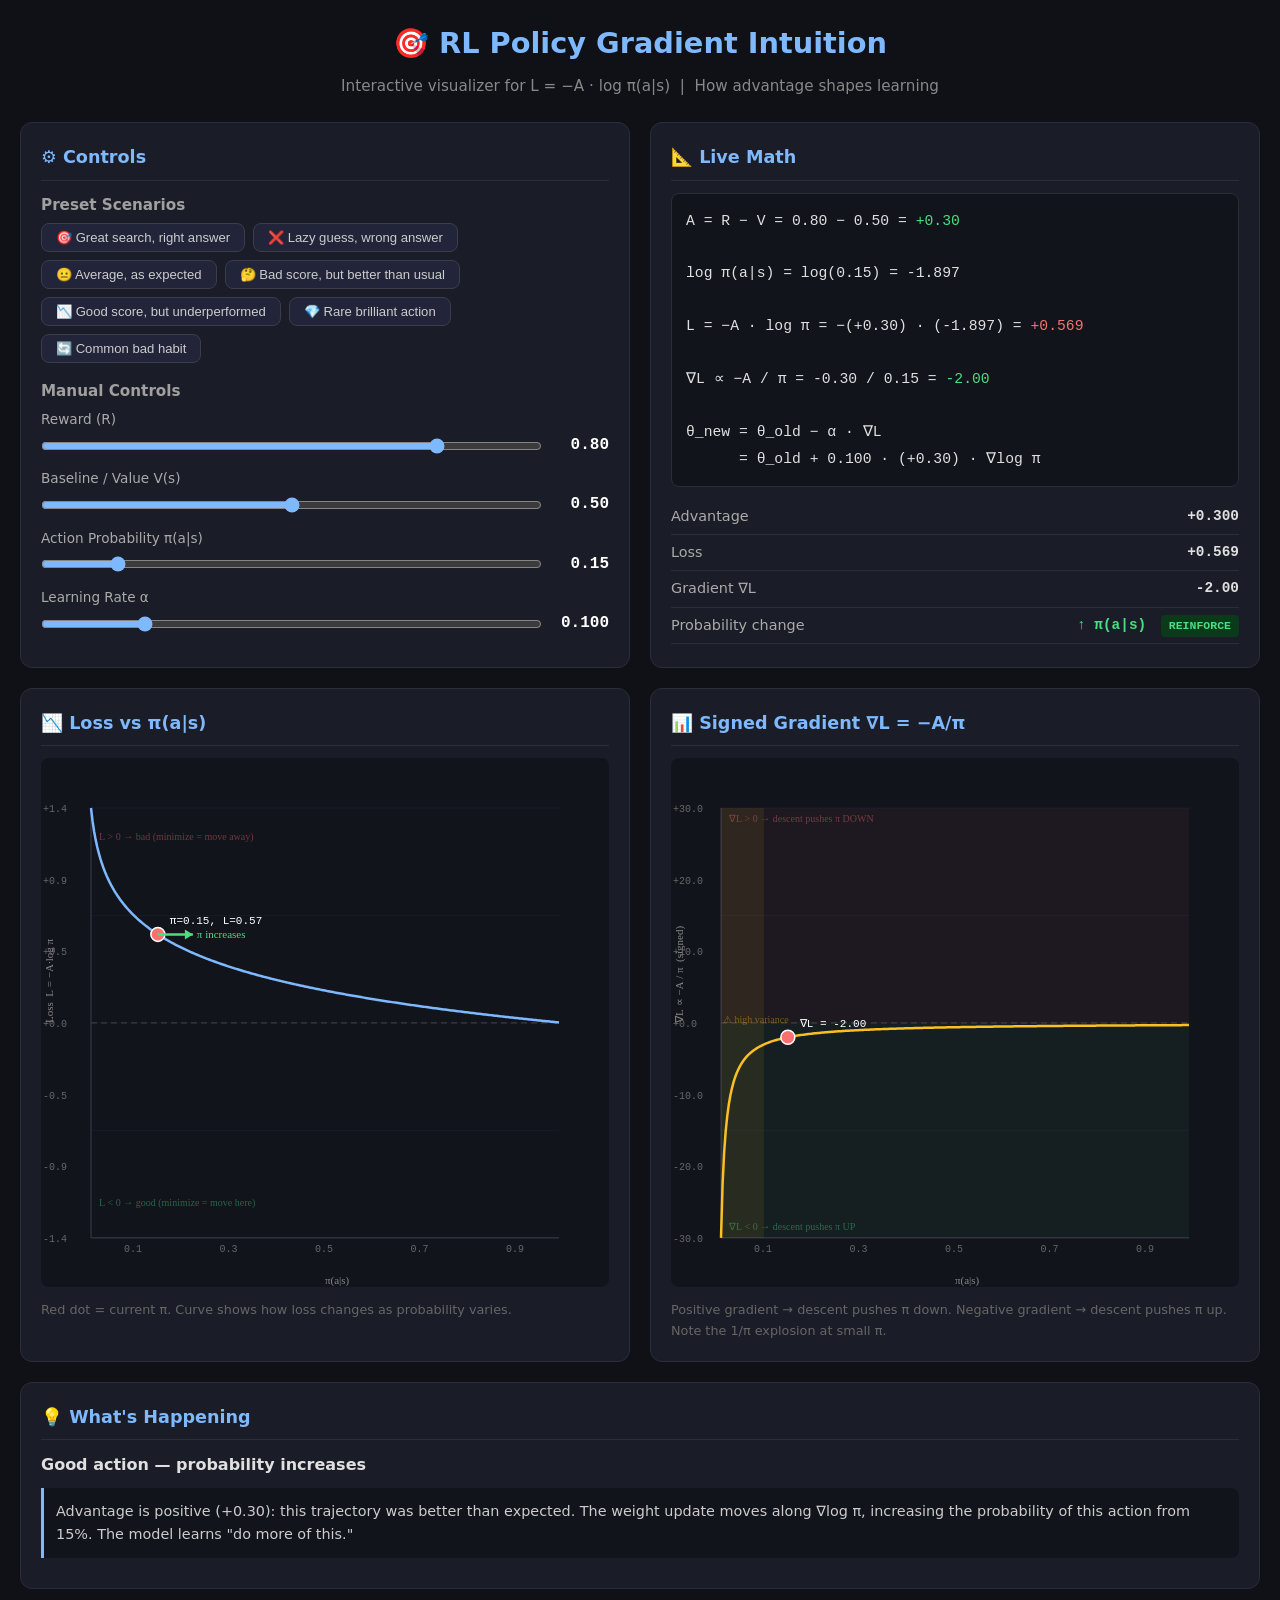
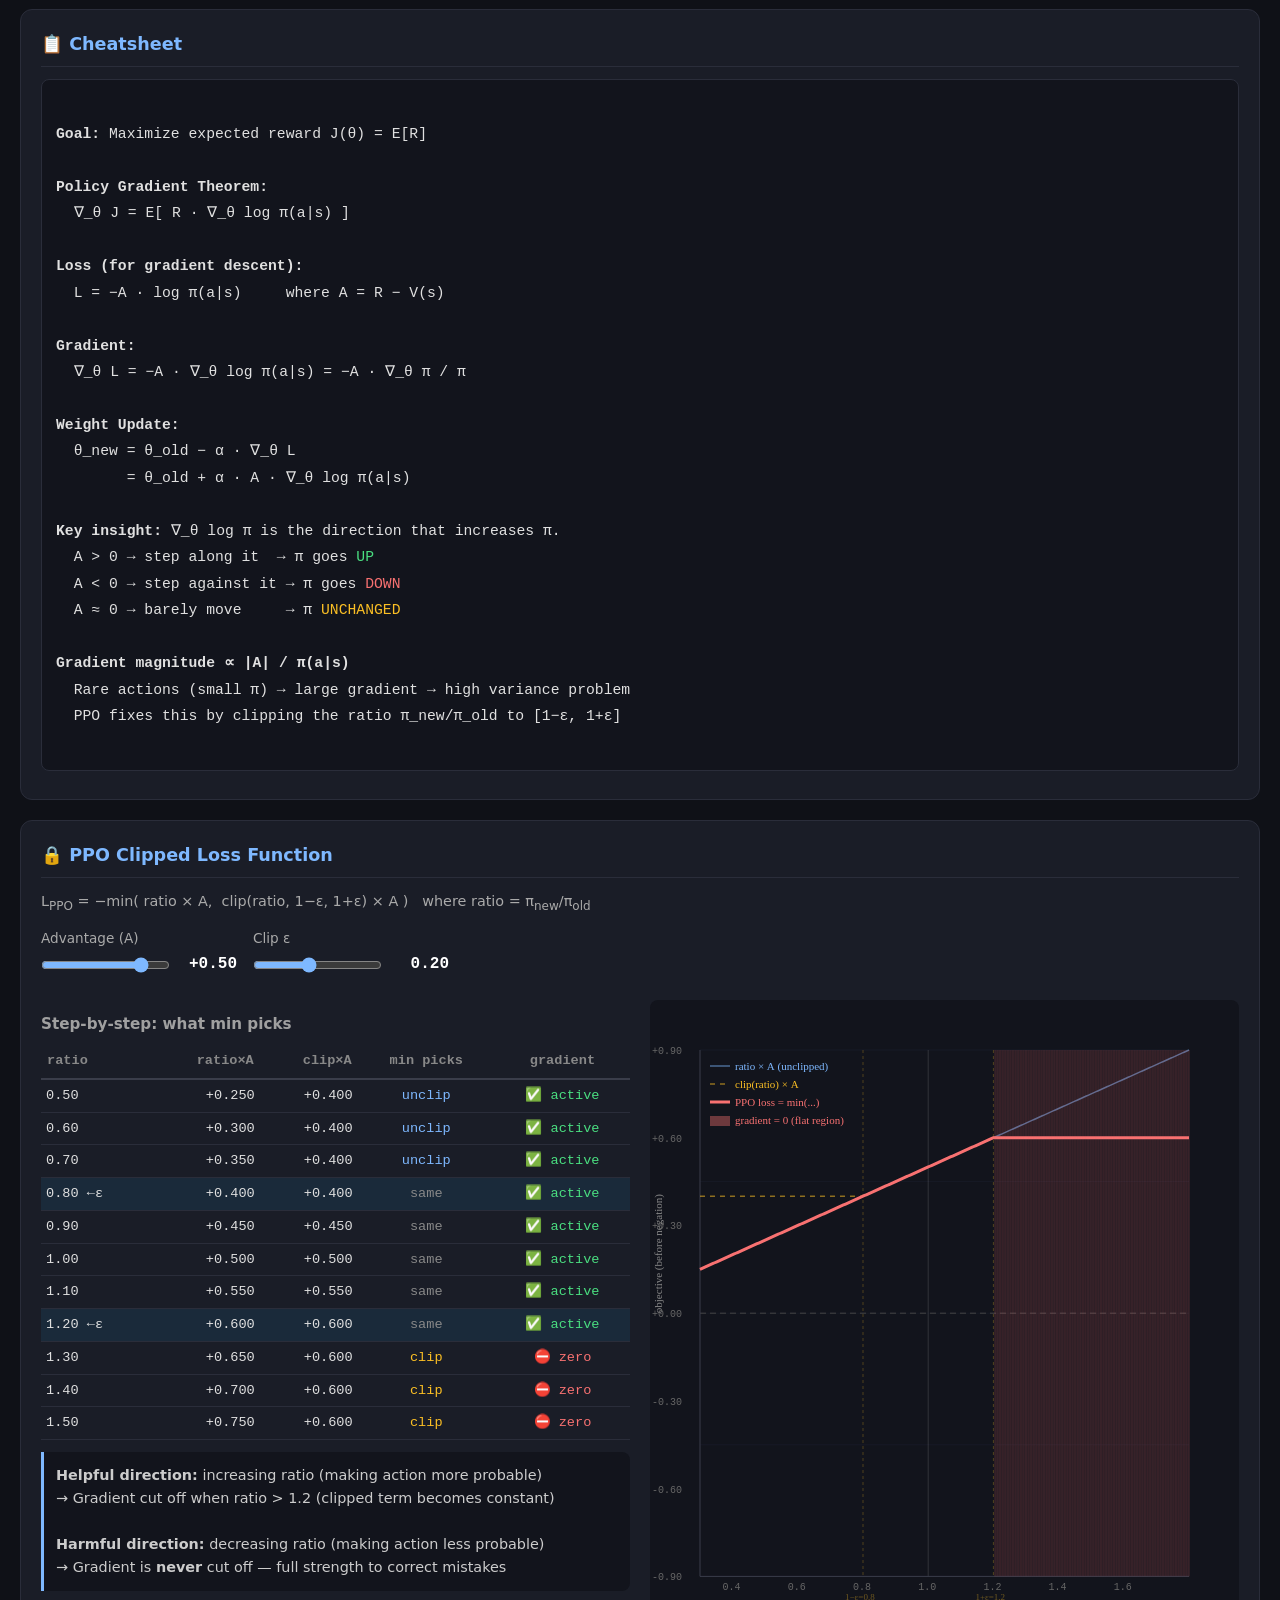
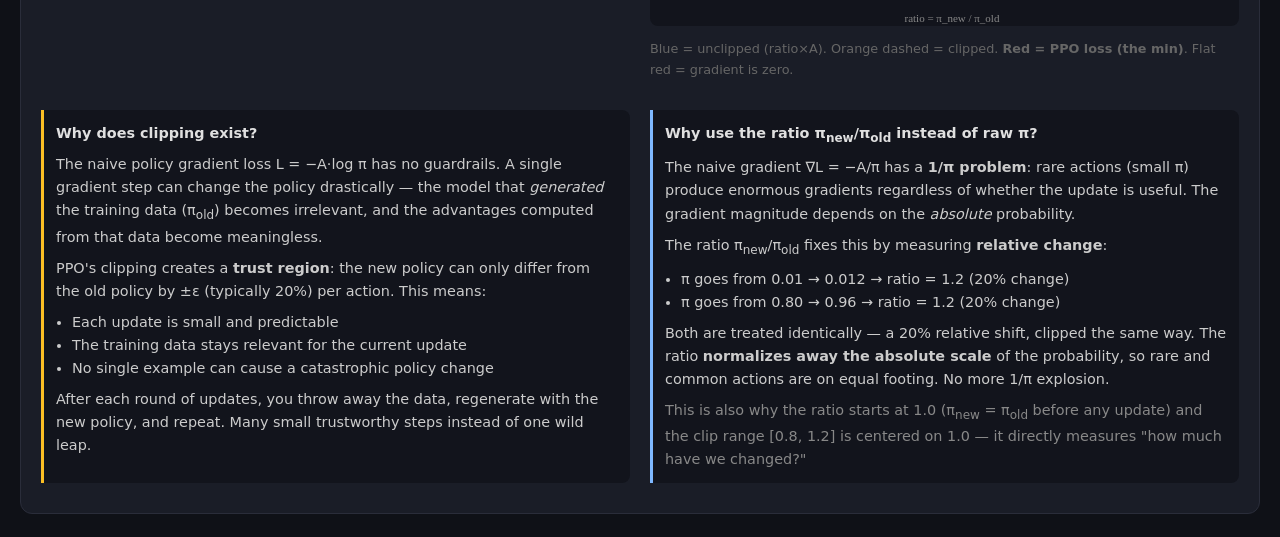
<file: intuitive_ai/policy_gradient_visualizer.html>
<!DOCTYPE html>
<html lang="en">
<head>
<meta charset="UTF-8">
<meta name="viewport" content="width=device-width, initial-scale=1.0">
<title>RL Policy Gradient Intuition Visualizer</title>
<style>
  * { box-sizing: border-box; margin: 0; padding: 0; }
  body { font-family: 'Segoe UI', system-ui, sans-serif; background: #0f1117; color: #e0e0e0; padding: 20px; line-height: 1.6; }
  h1 { text-align: center; color: #7eb8ff; margin-bottom: 8px; font-size: 1.8em; }
  .subtitle { text-align: center; color: #888; margin-bottom: 24px; font-size: 0.95em; }
  .grid { display: grid; grid-template-columns: 1fr 1fr; gap: 20px; max-width: 1400px; margin: 0 auto; }
  .panel { background: #1a1d27; border: 1px solid #2a2d3a; border-radius: 12px; padding: 20px; }
  .panel h2 { color: #7eb8ff; font-size: 1.1em; margin-bottom: 12px; border-bottom: 1px solid #2a2d3a; padding-bottom: 8px; }
  .panel h3 { color: #a0a0a0; font-size: 0.95em; margin: 12px 0 6px; }
  .full-width { grid-column: 1 / -1; }
  label { display: block; color: #aaa; font-size: 0.85em; margin-bottom: 2px; }
  .slider-row { display: flex; align-items: center; gap: 12px; margin-bottom: 10px; }
  .slider-row input[type=range] { flex: 1; accent-color: #7eb8ff; }
  .slider-val { min-width: 55px; text-align: right; font-family: 'Courier New', monospace; color: #fff; font-weight: bold; }
  .presets { display: flex; flex-wrap: wrap; gap: 8px; margin-bottom: 16px; }
  .preset-btn { padding: 6px 14px; border-radius: 8px; border: 1px solid #3a3d4a; background: #22253a; color: #ccc; cursor: pointer; font-size: 0.82em; transition: all 0.2s; }
  .preset-btn:hover { background: #2a3a5a; border-color: #7eb8ff; color: #fff; }
  .preset-btn.active { background: #1a3a6a; border-color: #7eb8ff; color: #7eb8ff; }
  canvas { width: 100%; border-radius: 8px; background: #12141c; }
  .math-box { background: #12141c; border: 1px solid #2a2d3a; border-radius: 8px; padding: 14px; font-family: 'Courier New', monospace; font-size: 0.92em; margin: 8px 0; line-height: 1.8; overflow-x: auto; white-space: pre-wrap; }
  .math-box .highlight { color: #7eb8ff; font-weight: bold; }
  .math-box .pos { color: #4ade80; }
  .math-box .neg { color: #f87171; }
  .math-box .neutral { color: #fbbf24; }
  .result-row { display: flex; justify-content: space-between; padding: 6px 0; border-bottom: 1px solid #2a2d3a; }
  .result-label { color: #aaa; font-size: 0.9em; }
  .result-value { font-family: 'Courier New', monospace; font-weight: bold; font-size: 0.9em; }
  .arrow-up { color: #4ade80; }
  .arrow-down { color: #f87171; }
  .arrow-flat { color: #fbbf24; }
  .explanation { background: #12141c; border-left: 3px solid #7eb8ff; padding: 12px; margin: 10px 0; border-radius: 0 8px 8px 0; font-size: 0.9em; color: #ccc; }
  .tag { display: inline-block; padding: 2px 8px; border-radius: 4px; font-size: 0.8em; font-weight: bold; margin-left: 6px; }
  .tag-pos { background: #0a3a1a; color: #4ade80; }
  .tag-neg { background: #3a0a0a; color: #f87171; }
  .tag-flat { background: #3a3a0a; color: #fbbf24; }
  .scenario-title { font-size: 1em; font-weight: bold; color: #e0e0e0; margin-bottom: 4px; }
  @media (max-width: 900px) { .grid { grid-template-columns: 1fr; } }
</style>
</head>
<body>

<h1>🎯 RL Policy Gradient Intuition</h1>
<p class="subtitle">Interactive visualizer for L = −A · log π(a|s) &nbsp;|&nbsp; How advantage shapes learning</p>

<div class="grid">

  <!-- Panel 1: Controls -->
  <div class="panel">
    <h2>⚙️ Controls</h2>

    <h3>Preset Scenarios</h3>
    <div class="presets" id="presets"></div>

    <h3>Manual Controls</h3>
    <div>
      <label>Reward (R)</label>
      <div class="slider-row">
        <input type="range" id="sl-reward" min="0" max="1" step="0.01" value="0.8">
        <span class="slider-val" id="val-reward">0.80</span>
      </div>
    </div>
    <div>
      <label>Baseline / Value V(s)</label>
      <div class="slider-row">
        <input type="range" id="sl-baseline" min="0" max="1" step="0.01" value="0.5">
        <span class="slider-val" id="val-baseline">0.50</span>
      </div>
    </div>
    <div>
      <label>Action Probability π(a|s)</label>
      <div class="slider-row">
        <input type="range" id="sl-prob" min="0.01" max="0.99" step="0.01" value="0.15">
        <span class="slider-val" id="val-prob">0.15</span>
      </div>
    </div>
    <div>
      <label>Learning Rate α</label>
      <div class="slider-row">
        <input type="range" id="sl-lr" min="0.001" max="0.5" step="0.001" value="0.1">
        <span class="slider-val" id="val-lr">0.100</span>
      </div>
    </div>
  </div>

  <!-- Panel 2: Live Computation -->
  <div class="panel">
    <h2>📐 Live Math</h2>
    <div class="math-box" id="math-box"></div>
    <div id="results-box" style="margin-top: 12px;"></div>
  </div>

  <!-- Panel 3: Loss curve -->
  <div class="panel">
    <h2>📉 Loss vs π(a|s)</h2>
    <canvas id="canvas-loss" height="280"></canvas>
    <p style="font-size:0.8em; color:#666; margin-top:6px;">Red dot = current π. Curve shows how loss changes as probability varies.</p>
  </div>

  <!-- Panel 4: Gradient magnitude -->
  <div class="panel">
    <h2>📊 Signed Gradient ∇L = −A/π</h2>
    <canvas id="canvas-grad" height="280"></canvas>
    <p style="font-size:0.8em; color:#666; margin-top:6px;">Positive gradient → descent pushes π down. Negative gradient → descent pushes π up. Note the 1/π explosion at small π.</p>
  </div>

  <!-- Panel 5: Explanation -->
  <div class="panel full-width">
    <h2>💡 What's Happening</h2>
    <div id="explanation"></div>
  </div>

  <!-- Panel 6: Cheatsheet -->
  <div class="panel full-width">
    <h2>📋 Cheatsheet</h2>
    <div class="math-box">
<b>Goal:</b> Maximize expected reward J(θ) = E[R]

<b>Policy Gradient Theorem:</b>
  ∇_θ J = E[ R · ∇_θ log π(a|s) ]

<b>Loss (for gradient descent):</b>
  L = −A · log π(a|s)     where A = R − V(s)

<b>Gradient:</b>
  ∇_θ L = −A · ∇_θ log π(a|s) = −A · ∇_θ π / π

<b>Weight Update:</b>
  θ_new = θ_old − α · ∇_θ L
        = θ_old + α · A · ∇_θ log π(a|s)

<b>Key insight:</b> ∇_θ log π is the direction that increases π.
  A > 0 → step along it  → π goes <span class="pos">UP</span>
  A < 0 → step against it → π goes <span class="neg">DOWN</span>
  A ≈ 0 → barely move     → π <span class="neutral">UNCHANGED</span>

<b>Gradient magnitude ∝ |A| / π(a|s)</b>
  Rare actions (small π) → large gradient → high variance problem
  PPO fixes this by clipping the ratio π_new/π_old to [1−ε, 1+ε]
    </div>
  </div>

  <!-- Panel 7: PPO Clipped Loss -->
  <div class="panel full-width">
    <h2>🔒 PPO Clipped Loss Function</h2>
    <p style="color:#aaa; font-size:0.9em; margin-bottom:12px;">
      L<sub>PPO</sub> = −min( ratio × A, &nbsp;clip(ratio, 1−ε, 1+ε) × A ) &nbsp;&nbsp;where ratio = π<sub>new</sub>/π<sub>old</sub>
    </p>

    <div style="display:flex; gap:16px; flex-wrap:wrap; margin-bottom:12px;">
      <div>
        <label>Advantage (A)</label>
        <div class="slider-row">
          <input type="range" id="ppo-adv" min="-0.8" max="0.8" step="0.05" value="0.5">
          <span class="slider-val" id="ppo-adv-val">+0.50</span>
        </div>
      </div>
      <div>
        <label>Clip ε</label>
        <div class="slider-row">
          <input type="range" id="ppo-eps" min="0.05" max="0.4" step="0.05" value="0.2">
          <span class="slider-val" id="ppo-eps-val">0.20</span>
        </div>
      </div>
    </div>

    <div style="display:grid; grid-template-columns:1fr 1fr; gap:20px;">
      <!-- PPO Table -->
      <div>
        <h3 style="margin-bottom:8px;">Step-by-step: what min picks</h3>
        <div style="overflow-x:auto;">
          <table id="ppo-table" style="width:100%; border-collapse:collapse; font-size:0.85em; font-family:'Courier New',monospace;">
            <thead>
              <tr style="border-bottom:2px solid #3a3d4a; color:#888;">
                <th style="padding:6px; text-align:left;">ratio</th>
                <th style="padding:6px; text-align:right;">ratio×A</th>
                <th style="padding:6px; text-align:right;">clip×A</th>
                <th style="padding:6px; text-align:center;">min picks</th>
                <th style="padding:6px; text-align:center;">gradient</th>
              </tr>
            </thead>
            <tbody id="ppo-tbody"></tbody>
          </table>
        </div>
        <div id="ppo-explanation" class="explanation" style="margin-top:12px;"></div>
      </div>

      <!-- PPO Plot -->
      <div>
        <canvas id="canvas-ppo" height="320"></canvas>
        <p style="font-size:0.8em; color:#666; margin-top:6px;">
          Blue = unclipped (ratio×A). Orange dashed = clipped. <b>Red = PPO loss (the min)</b>. Flat red = gradient is zero.
        </p>
      </div>
    </div>

    <!-- PPO Notes -->
    <div style="display:grid; grid-template-columns:1fr 1fr; gap:20px; margin-top:20px;">
      <div class="explanation" style="border-left-color:#fbbf24;">
        <div class="scenario-title">Why does clipping exist?</div>
        <p style="margin-top:8px;">The naive policy gradient loss L = −A·log π has no guardrails. A single gradient step can change the policy drastically — the model that <em>generated</em> the training data (π<sub>old</sub>) becomes irrelevant, and the advantages computed from that data become meaningless.</p>
        <p style="margin-top:8px;">PPO's clipping creates a <b>trust region</b>: the new policy can only differ from the old policy by ±ε (typically 20%) per action. This means:</p>
        <ul style="margin:8px 0 0 16px; color:#ccc;">
          <li>Each update is small and predictable</li>
          <li>The training data stays relevant for the current update</li>
          <li>No single example can cause a catastrophic policy change</li>
        </ul>
        <p style="margin-top:8px;">After each round of updates, you throw away the data, regenerate with the new policy, and repeat. Many small trustworthy steps instead of one wild leap.</p>
      </div>

      <div class="explanation" style="border-left-color:#7eb8ff;">
        <div class="scenario-title">Why use the ratio π<sub>new</sub>/π<sub>old</sub> instead of raw π?</div>
        <p style="margin-top:8px;">The naive gradient ∇L = −A/π has a <b>1/π problem</b>: rare actions (small π) produce enormous gradients regardless of whether the update is useful. The gradient magnitude depends on the <em>absolute</em> probability.</p>
        <p style="margin-top:8px;">The ratio π<sub>new</sub>/π<sub>old</sub> fixes this by measuring <b>relative change</b>:</p>
        <ul style="margin:8px 0 0 16px; color:#ccc;">
          <li>π goes from 0.01 → 0.012 → ratio = 1.2 (20% change)</li>
          <li>π goes from 0.80 → 0.96 → ratio = 1.2 (20% change)</li>
        </ul>
        <p style="margin-top:8px;">Both are treated identically — a 20% relative shift, clipped the same way. The ratio <b>normalizes away the absolute scale</b> of the probability, so rare and common actions are on equal footing. No more 1/π explosion.</p>
        <p style="margin-top:8px; color:#888;">This is also why the ratio starts at 1.0 (π<sub>new</sub> = π<sub>old</sub> before any update) and the clip range [0.8, 1.2] is centered on 1.0 — it directly measures "how much have we changed?"</p>
      </div>
    </div>
  </div>

</div>

<script>
// ============================================================
// PRESETS
// ============================================================
const presets = [
  { name: "🎯 Great search, right answer", R: 0.95, V: 0.5, pi: 0.15, lr: 0.1 },
  { name: "❌ Lazy guess, wrong answer", R: 0.10, V: 0.5, pi: 0.80, lr: 0.1 },
  { name: "😐 Average, as expected", R: 0.55, V: 0.5, pi: 0.40, lr: 0.1 },
  { name: "🤔 Bad score, but better than usual", R: 0.30, V: 0.15, pi: 0.05, lr: 0.1 },
  { name: "📉 Good score, but underperformed", R: 0.60, V: 0.70, pi: 0.60, lr: 0.1 },
  { name: "💎 Rare brilliant action", R: 0.95, V: 0.5, pi: 0.02, lr: 0.1 },
  { name: "🔄 Common bad habit", R: 0.10, V: 0.5, pi: 0.90, lr: 0.1 },
];

const presetsDiv = document.getElementById('presets');
presets.forEach((p, i) => {
  const btn = document.createElement('button');
  btn.className = 'preset-btn';
  btn.textContent = p.name;
  btn.onclick = () => applyPreset(i);
  presetsDiv.appendChild(btn);
});

function applyPreset(i) {
  const p = presets[i];
  setSlider('sl-reward', p.R); setSlider('sl-baseline', p.V);
  setSlider('sl-prob', p.pi); setSlider('sl-lr', p.lr);
  document.querySelectorAll('.preset-btn').forEach((b, j) => b.classList.toggle('active', j === i));
  update();
}

function setSlider(id, val) {
  document.getElementById(id).value = val;
}

// ============================================================
// SLIDER WIRING
// ============================================================
const sliders = ['sl-reward', 'sl-baseline', 'sl-prob', 'sl-lr'];
sliders.forEach(id => {
  document.getElementById(id).addEventListener('input', () => {
    document.querySelectorAll('.preset-btn').forEach(b => b.classList.remove('active'));
    update();
  });
});

function getVals() {
  const R = parseFloat(document.getElementById('sl-reward').value);
  const V = parseFloat(document.getElementById('sl-baseline').value);
  const pi = parseFloat(document.getElementById('sl-prob').value);
  const lr = parseFloat(document.getElementById('sl-lr').value);
  return { R, V, pi, lr, A: R - V };
}

// ============================================================
// MATH + RESULTS
// ============================================================
function updateMath(v) {
  const { R, V, pi, lr, A } = v;
  const logpi = Math.log(pi);
  const L = -A * logpi;
  const grad = -A / pi;
  const aClass = A > 0.01 ? 'pos' : A < -0.01 ? 'neg' : 'neutral';
  const lClass = L > 0.01 ? 'neg' : L < -0.01 ? 'pos' : 'neutral';
  const gradClass = grad > 0.01 ? 'neg' : grad < -0.01 ? 'pos' : 'neutral';

  document.getElementById('val-reward').textContent = R.toFixed(2);
  document.getElementById('val-baseline').textContent = V.toFixed(2);
  document.getElementById('val-prob').textContent = pi.toFixed(2);
  document.getElementById('val-lr').textContent = lr.toFixed(3);

  document.getElementById('math-box').innerHTML =
    `A = R − V = ${R.toFixed(2)} − ${V.toFixed(2)} = <span class="${aClass}">${A >= 0 ? '+' : ''}${A.toFixed(2)}</span>` +
    `<br><br>log π(a|s) = log(${pi.toFixed(2)}) = ${logpi.toFixed(3)}` +
    `<br><br>L = −A · log π = −(${A >= 0 ? '+' : ''}${A.toFixed(2)}) · (${logpi.toFixed(3)}) = <span class="${lClass}">${L >= 0 ? '+' : ''}${L.toFixed(3)}</span>` +
    `<br><br>∇L ∝ −A / π = ${(-A).toFixed(2)} / ${pi.toFixed(2)} = <span class="${gradClass}">${grad >= 0 ? '+' : ''}${grad.toFixed(2)}</span>` +
    `<br><br>θ_new = θ_old − α · ∇L` +
    `<br>      = θ_old + ${lr.toFixed(3)} · (${A >= 0 ? '+' : ''}${A.toFixed(2)}) · ∇log π`;

  const arrow = A > 0.01 ? '↑' : A < -0.01 ? '↓' : '→';
  const arrowClass = A > 0.01 ? 'arrow-up' : A < -0.01 ? 'arrow-down' : 'arrow-flat';
  const tagClass = A > 0.01 ? 'tag-pos' : A < -0.01 ? 'tag-neg' : 'tag-flat';
  const tagText = A > 0.01 ? 'REINFORCE' : A < -0.01 ? 'SUPPRESS' : 'NO CHANGE';

  document.getElementById('results-box').innerHTML =
    `<div class="result-row"><span class="result-label">Advantage</span><span class="result-value ${aClass}">${A >= 0 ? '+' : ''}${A.toFixed(3)}</span></div>` +
    `<div class="result-row"><span class="result-label">Loss</span><span class="result-value">${L >= 0 ? '+' : ''}${L.toFixed(3)}</span></div>` +
    `<div class="result-row"><span class="result-label">Gradient ∇L</span><span class="result-value ${gradClass}">${grad >= 0 ? '+' : ''}${grad.toFixed(2)}</span></div>` +
    `<div class="result-row"><span class="result-label">Probability change</span><span class="result-value ${arrowClass}">${arrow} π(a|s) <span class="tag ${tagClass}">${tagText}</span></span></div>`;

  return { A, L, logpi, grad };
}

// ============================================================
// EXPLANATION
// ============================================================
function updateExplanation(v) {
  const { R, V, pi, A } = v;
  let title, body, scenClass;

  if (Math.abs(A) < 0.03) {
    title = "Average performance — minimal learning";
    body = `Reward (${R.toFixed(2)}) ≈ Baseline (${V.toFixed(2)}), so advantage ≈ 0. The model expected roughly this outcome. Gradient is near zero — weights barely change. This is the baseline doing its job: average results don't cause noisy updates.`;
    scenClass = 'neutral';
  } else if (A > 0 && pi < 0.15) {
    title = "Rare action that paid off — large gradient!";
    body = `This action had only ${(pi*100).toFixed(0)}% probability but produced positive advantage (+${A.toFixed(2)}). The gradient is ${(-A/pi).toFixed(1)} (strongly negative) because of the 1/π effect. The model gets a strong push to make this rare action more likely. This is where REINFORCE shines but also where variance is highest.`;
    scenClass = 'pos';
  } else if (A > 0) {
    title = "Good action — probability increases";
    body = `Advantage is positive (+${A.toFixed(2)}): this trajectory was better than expected. The weight update moves along ∇log π, increasing the probability of this action from ${(pi*100).toFixed(0)}%. The model learns "do more of this."`;
    scenClass = 'pos';
  } else if (A < 0 && pi > 0.7) {
    title = "Common bad habit — being corrected";
    body = `This action has ${(pi*100).toFixed(0)}% probability (the model does it a lot) but advantage is negative (${A.toFixed(2)}). The gradient is positive (+${(-A/pi).toFixed(1)}), so descent pushes probability down. The model learns "stop defaulting to this."`;
    scenClass = 'neg';
  } else if (A < 0 && pi < 0.15) {
    title = "Rare bad action — large gradient (wasteful!)";
    body = `This action is already rare (${(pi*100).toFixed(0)}%) AND bad (advantage ${A.toFixed(2)}). The gradient is +${(-A/pi).toFixed(1)} — very large positive, pushing an already-rare action even lower. This is wasteful: the model spends gradient energy suppressing something it barely does. This is a key motivation for PPO's clipping.`;
    scenClass = 'neg';
  } else {
    title = "Bad action — probability decreases";
    body = `Advantage is negative (${A.toFixed(2)}): this trajectory was worse than expected. The weight update moves against ∇log π, decreasing the probability of this action. The model learns "do less of this."`;
    scenClass = 'neg';
  }

  const tagClass = scenClass === 'pos' ? 'tag-pos' : scenClass === 'neg' ? 'tag-neg' : 'tag-flat';
  document.getElementById('explanation').innerHTML =
    `<div class="scenario-title">${title}</div>` +
    `<div class="explanation">${body}</div>`;
}

// ============================================================
// CANVAS DRAWING UTILITIES
// ============================================================
function setupCanvas(canvas) {
  const dpr = window.devicePixelRatio || 1;
  const rect = canvas.getBoundingClientRect();
  canvas.width = rect.width * dpr;
  canvas.height = rect.height * dpr;
  const ctx = canvas.getContext('2d');
  ctx.scale(dpr, dpr);
  return { ctx, w: rect.width, h: rect.height };
}

function drawAxes(ctx, w, h, pad, xLabel, yLabel) {
  ctx.strokeStyle = '#3a3d4a';
  ctx.lineWidth = 1;
  ctx.beginPath();
  ctx.moveTo(pad, pad); ctx.lineTo(pad, h - pad); ctx.lineTo(w - pad, h - pad);
  ctx.stroke();
  ctx.fillStyle = '#888';
  ctx.font = '11px Segoe UI';
  ctx.fillText(xLabel, w / 2, h - 4);
  ctx.save();
  ctx.translate(12, h / 2);
  ctx.rotate(-Math.PI / 2);
  ctx.fillText(yLabel, 0, 0);
  ctx.restore();
}

// ============================================================
// LOSS CURVE PLOT — full range, stable axes
// ============================================================
function drawLossCurve(v) {
  const canvas = document.getElementById('canvas-loss');
  const { ctx, w, h } = setupCanvas(canvas);
  const pad = 50;
  const { A, pi } = v;

  ctx.clearRect(0, 0, w, h);

  const piMin = 0.01, piMax = 0.99, steps = 300;

  // Compute loss for both A=+|A| and A=-|A| to get full y range
  const absA = Math.max(Math.abs(A), 0.01);
  const allLosses = [];
  for (let i = 0; i <= steps; i++) {
    const p = piMin + (piMax - piMin) * i / steps;
    allLosses.push(-absA * Math.log(p));   // positive A case
    allLosses.push(absA * Math.log(p));    // negative A case (= +A*logp when A<0 means -(-|A|)*logp)
  }
  // Symmetric y range so zero line is always centered
  const yAbsMax = Math.max(Math.abs(Math.min(...allLosses)), Math.abs(Math.max(...allLosses)));
  const yMin = -yAbsMax;
  const yMax = yAbsMax;
  const yRange = yMax - yMin || 1;

  const toX = p => pad + (p - piMin) / (piMax - piMin) * (w - 2 * pad);
  const toY = l => pad + (yMax - l) / yRange * (h - 2 * pad);

  // Grid lines
  ctx.strokeStyle = '#1e2030';
  ctx.lineWidth = 0.5;
  for (let i = 0; i <= 4; i++) {
    const yv = yMin + yRange * i / 4;
    ctx.beginPath(); ctx.moveTo(pad, toY(yv)); ctx.lineTo(w - pad, toY(yv)); ctx.stroke();
  }

  // Zero line (prominent)
  ctx.strokeStyle = '#444';
  ctx.lineWidth = 1;
  ctx.setLineDash([6, 4]);
  ctx.beginPath(); ctx.moveTo(pad, toY(0)); ctx.lineTo(w - pad, toY(0)); ctx.stroke();
  ctx.setLineDash([]);

  // Axes
  ctx.strokeStyle = '#3a3d4a';
  ctx.lineWidth = 1;
  ctx.beginPath();
  ctx.moveTo(pad, pad); ctx.lineTo(pad, h - pad); ctx.lineTo(w - pad, h - pad);
  ctx.stroke();

  // The actual loss curve: L = -A * log(p)
  const losses = [];
  for (let i = 0; i <= steps; i++) {
    const p = piMin + (piMax - piMin) * i / steps;
    losses.push({ p, L: -A * Math.log(p) });
  }

  ctx.strokeStyle = '#7eb8ff';
  ctx.lineWidth = 2.5;
  ctx.beginPath();
  losses.forEach((d, i) => {
    const x = toX(d.p), y = toY(d.L);
    i === 0 ? ctx.moveTo(x, y) : ctx.lineTo(x, y);
  });
  ctx.stroke();

  // Current point
  const curL = -A * Math.log(pi);
  const cx = toX(pi), cy = toY(curL);
  ctx.fillStyle = '#f87171';
  ctx.beginPath(); ctx.arc(cx, cy, 7, 0, Math.PI * 2); ctx.fill();
  ctx.strokeStyle = '#fff';
  ctx.lineWidth = 1.5;
  ctx.beginPath(); ctx.arc(cx, cy, 7, 0, Math.PI * 2); ctx.stroke();

  // Label for current point
  ctx.fillStyle = '#fff';
  ctx.font = '11px Courier New';
  const labelX = cx + 12 > w - pad - 80 ? cx - 95 : cx + 12;
  ctx.fillText(`π=${pi.toFixed(2)}, L=${curL.toFixed(2)}`, labelX, cy - 10);

  // Arrow showing gradient descent direction along the curve
  if (Math.abs(A) > 0.02) {
    const arrowDir = A > 0 ? 1 : -1;
    const arrowLen = 35;
    // Tangent: dL/dπ = -A/π, so we draw along the curve direction
    const dLdp = -A / pi;
    const tangentLen = Math.sqrt(1 + dLdp * dLdp);
    const dx = arrowDir / tangentLen;
    const dy = arrowDir * dLdp / tangentLen;
    // Scale to pixel space
    const pxPerPi = (w - 2 * pad) / (piMax - piMin);
    const pxPerL = (h - 2 * pad) / yRange;

    ctx.strokeStyle = A > 0 ? '#4ade80' : '#f87171';
    ctx.fillStyle = A > 0 ? '#4ade80' : '#f87171';
    ctx.lineWidth = 2.5;
    const ax = cx + arrowDir * arrowLen;
    const ay = cy; // horizontal arrow for clarity
    ctx.beginPath(); ctx.moveTo(cx, cy); ctx.lineTo(ax, ay); ctx.stroke();
    // Arrowhead
    ctx.beginPath();
    ctx.moveTo(ax, ay);
    ctx.lineTo(ax - arrowDir * 8, ay - 5);
    ctx.lineTo(ax - arrowDir * 8, ay + 5);
    ctx.closePath(); ctx.fill();

    ctx.font = '11px Segoe UI';
    const txtX = arrowDir > 0 ? ax + 4 : ax - 72;
    ctx.fillText(A > 0 ? 'π increases' : 'π decreases', txtX, ay + 4);
  }

  // Axis labels
  ctx.fillStyle = '#888';
  ctx.font = '11px Segoe UI';
  ctx.fillText('π(a|s)', w / 2, h - 4);
  ctx.save(); ctx.translate(12, h / 2); ctx.rotate(-Math.PI / 2);
  ctx.fillText('Loss  L = −A·log π', 0, 0); ctx.restore();

  // X tick labels
  ctx.fillStyle = '#666';
  ctx.font = '10px Courier New';
  for (let p = 0.1; p <= 0.91; p += 0.2) {
    ctx.fillText(p.toFixed(1), toX(p) - 10, h - pad + 14);
  }
  // Y tick labels
  const yTicks = 6;
  for (let i = 0; i <= yTicks; i++) {
    const lv = yMin + yRange * i / yTicks;
    ctx.fillText((lv >= 0 ? '+' : '') + lv.toFixed(1), 2, toY(lv) + 4);
  }

  // Region labels
  ctx.font = '10px Segoe UI';
  ctx.fillStyle = '#f8717166';
  ctx.fillText('L > 0 → bad (minimize = move away)', pad + 8, toY(yMax * 0.85));
  ctx.fillStyle = '#4ade8066';
  ctx.fillText('L < 0 → good (minimize = move here)', pad + 8, toY(yMin * 0.85));
}

// ============================================================
// SIGNED GRADIENT PLOT — ∇L = -A/π (full signed curve)
// ============================================================
function drawGradCurve(v) {
  const canvas = document.getElementById('canvas-grad');
  const { ctx, w, h } = setupCanvas(canvas);
  const pad = 50;
  const { A, pi } = v;

  ctx.clearRect(0, 0, w, h);

  const piMin = 0.01, piMax = 0.99, steps = 300;
  const absA = Math.max(Math.abs(A), 0.01);

  // Compute signed gradient: ∇L ∝ -A/π
  const grads = [];
  for (let i = 0; i <= steps; i++) {
    const p = piMin + (piMax - piMin) * i / steps;
    grads.push({ p, g: -A / p });
  }

  // Symmetric y range centered on zero
  const gAbsMax = Math.min(absA / piMin, 50); // cap for display
  const yMin = -gAbsMax;
  const yMax = gAbsMax;
  const yRange = yMax - yMin || 1;

  const toX = p => pad + (p - piMin) / (piMax - piMin) * (w - 2 * pad);
  const toY = g => pad + (yMax - Math.max(yMin, Math.min(yMax, g))) / yRange * (h - 2 * pad);

  // Grid lines
  ctx.strokeStyle = '#1e2030';
  ctx.lineWidth = 0.5;
  for (let i = 0; i <= 4; i++) {
    const yv = yMin + yRange * i / 4;
    ctx.beginPath(); ctx.moveTo(pad, toY(yv)); ctx.lineTo(w - pad, toY(yv)); ctx.stroke();
  }

  // Zero line (prominent)
  ctx.strokeStyle = '#444';
  ctx.lineWidth = 1;
  ctx.setLineDash([6, 4]);
  ctx.beginPath(); ctx.moveTo(pad, toY(0)); ctx.lineTo(w - pad, toY(0)); ctx.stroke();
  ctx.setLineDash([]);

  // Axes
  ctx.strokeStyle = '#3a3d4a';
  ctx.lineWidth = 1;
  ctx.beginPath();
  ctx.moveTo(pad, pad); ctx.lineTo(pad, h - pad); ctx.lineTo(w - pad, h - pad);
  ctx.stroke();

  // Shade positive region (gradient > 0 → π decreases)
  ctx.fillStyle = 'rgba(248, 113, 113, 0.05)';
  ctx.fillRect(pad, pad, w - 2 * pad, toY(0) - pad);

  // Shade negative region (gradient < 0 → π increases)
  ctx.fillStyle = 'rgba(74, 222, 128, 0.05)';
  ctx.fillRect(pad, toY(0), w - 2 * pad, h - pad - toY(0));

  // Region labels
  ctx.font = '10px Segoe UI';
  ctx.fillStyle = '#f8717166';
  ctx.fillText('∇L > 0 → descent pushes π DOWN', pad + 8, pad + 14);
  ctx.fillStyle = '#4ade8066';
  ctx.fillText('∇L < 0 → descent pushes π UP', pad + 8, h - pad - 8);

  // The gradient curve
  ctx.strokeStyle = '#fbbf24';
  ctx.lineWidth = 2.5;
  ctx.beginPath();
  grads.forEach((d, i) => {
    const x = toX(d.p), y = toY(d.g);
    i === 0 ? ctx.moveTo(x, y) : ctx.lineTo(x, y);
  });
  ctx.stroke();

  // Current point
  const curG = -A / pi;
  const cx = toX(pi), cy = toY(curG);
  ctx.fillStyle = '#f87171';
  ctx.beginPath(); ctx.arc(cx, cy, 7, 0, Math.PI * 2); ctx.fill();
  ctx.strokeStyle = '#fff';
  ctx.lineWidth = 1.5;
  ctx.beginPath(); ctx.arc(cx, cy, 7, 0, Math.PI * 2); ctx.stroke();

  // Label
  ctx.fillStyle = '#fff';
  ctx.font = '11px Courier New';
  const clampedG = Math.max(yMin, Math.min(yMax, curG));
  const labelX = cx + 12 > w - pad - 90 ? cx - 105 : cx + 12;
  ctx.fillText(`∇L = ${curG >= 0 ? '+' : ''}${clampedG.toFixed(2)}`, labelX, cy - 10);

  // High variance zone shading (small π)
  ctx.fillStyle = 'rgba(251, 191, 36, 0.08)';
  ctx.fillRect(pad, pad, toX(0.1) - pad, h - 2 * pad);
  ctx.fillStyle = '#fbbf2466';
  ctx.font = '10px Segoe UI';
  ctx.fillText('⚠ high variance', pad + 2, h / 2);

  // Axis labels
  ctx.fillStyle = '#888';
  ctx.font = '11px Segoe UI';
  ctx.fillText('π(a|s)', w / 2, h - 4);
  ctx.save(); ctx.translate(12, h / 2); ctx.rotate(-Math.PI / 2);
  ctx.fillText('∇L ∝ −A / π  (signed)', 0, 0); ctx.restore();

  // X tick labels
  ctx.fillStyle = '#666';
  ctx.font = '10px Courier New';
  for (let p = 0.1; p <= 0.91; p += 0.2) {
    ctx.fillText(p.toFixed(1), toX(p) - 10, h - pad + 14);
  }
  // Y tick labels
  const yTicks = 6;
  for (let i = 0; i <= yTicks; i++) {
    const gv = yMin + yRange * i / yTicks;
    ctx.fillText((gv >= 0 ? '+' : '') + gv.toFixed(1), 2, toY(gv) + 4);
  }
}

// ============================================================
// MAIN UPDATE
// ============================================================
function update() {
  const v = getVals();
  updateMath(v);
  updateExplanation(v);
  drawLossCurve(v);
  drawGradCurve(v);
}

// ============================================================
// PPO SECTION
// ============================================================
const ppoAdvSlider = document.getElementById('ppo-adv');
const ppoEpsSlider = document.getElementById('ppo-eps');
ppoAdvSlider.addEventListener('input', updatePPO);
ppoEpsSlider.addEventListener('input', updatePPO);

function updatePPO() {
  const A = parseFloat(ppoAdvSlider.value);
  const eps = parseFloat(ppoEpsSlider.value);
  document.getElementById('ppo-adv-val').textContent = (A >= 0 ? '+' : '') + A.toFixed(2);
  document.getElementById('ppo-eps-val').textContent = eps.toFixed(2);
  drawPPOTable(A, eps);
  drawPPOPlot(A, eps);
}

function drawPPOTable(A, eps) {
  const tbody = document.getElementById('ppo-tbody');
  const ratios = [0.5, 0.6, 0.7, 1 - eps, 0.9, 1.0, 1.1, 1 + eps, 1.3, 1.4, 1.5];
  // Deduplicate and sort
  const unique = [...new Set(ratios.map(r => Math.round(r * 100) / 100))].sort((a, b) => a - b);

  let rows = '';
  for (const r of unique) {
    const unclipped = r * A;
    const clipped = Math.min(Math.max(r, 1 - eps), 1 + eps) * A;
    const minVal = Math.min(unclipped, clipped);
    const isClipActive = Math.abs(clipped - unclipped) > 0.001 && Math.abs(minVal - clipped) < 0.001;
    const isUnclipActive = Math.abs(clipped - unclipped) > 0.001 && Math.abs(minVal - unclipped) < 0.001;
    const isSame = Math.abs(clipped - unclipped) <= 0.001;

    let pickLabel, pickColor, gradLabel, gradColor;
    if (isSame) {
      pickLabel = 'same';
      pickColor = '#888';
      gradLabel = '✅ active';
      gradColor = '#4ade80';
    } else if (isClipActive) {
      pickLabel = 'clip';
      pickColor = '#fbbf24';
      gradLabel = '⛔ zero';
      gradColor = '#f87171';
    } else {
      pickLabel = 'unclip';
      pickColor = '#7eb8ff';
      gradLabel = '✅ active';
      gradColor = '#4ade80';
    }

    const isBoundary = Math.abs(r - (1 - eps)) < 0.001 || Math.abs(r - (1 + eps)) < 0.001;
    const rowBg = isBoundary ? 'background:#1a2a3a;' : '';

    rows += `<tr style="border-bottom:1px solid #2a2d3a;${rowBg}">
      <td style="padding:5px;">${r.toFixed(2)}${isBoundary ? ' ←ε' : ''}</td>
      <td style="padding:5px; text-align:right;">${unclipped >= 0 ? '+' : ''}${unclipped.toFixed(3)}</td>
      <td style="padding:5px; text-align:right;">${clipped >= 0 ? '+' : ''}${clipped.toFixed(3)}</td>
      <td style="padding:5px; text-align:center; color:${pickColor};">${pickLabel}</td>
      <td style="padding:5px; text-align:center; color:${gradColor};">${gradLabel}</td>
    </tr>`;
  }
  tbody.innerHTML = rows;

  // Explanation
  const dir = A > 0 ? 'up' : A < 0 ? 'down' : 'nowhere';
  const helpDir = A > 0 ? 'increasing ratio (making action more probable)' : A < 0 ? 'decreasing ratio (making action less probable)' : 'no direction (A=0)';
  const cutoff = A > 0 ? `ratio > ${(1 + eps).toFixed(1)}` : A < 0 ? `ratio < ${(1 - eps).toFixed(1)}` : 'N/A';
  const hurtDir = A > 0 ? 'decreasing ratio (making action less probable)' : A < 0 ? 'increasing ratio (making action more probable)' : 'N/A';

  document.getElementById('ppo-explanation').innerHTML = Math.abs(A) < 0.01
    ? 'Advantage ≈ 0: no learning signal regardless of ratio.'
    : `<b>Helpful direction:</b> ${helpDir}<br>` +
      `→ Gradient cut off when ${cutoff} (clipped term becomes constant)<br><br>` +
      `<b>Harmful direction:</b> ${hurtDir}<br>` +
      `→ Gradient is <b>never</b> cut off — full strength to correct mistakes`;
}

function drawPPOPlot(A, eps) {
  const canvas = document.getElementById('canvas-ppo');
  const { ctx, w, h } = setupCanvas(canvas);
  const pad = 50;

  ctx.clearRect(0, 0, w, h);

  const rMin = 0.3, rMax = 1.8, steps = 300;

  // Compute all three curves
  const data = [];
  for (let i = 0; i <= steps; i++) {
    const r = rMin + (rMax - rMin) * i / steps;
    const unclipped = r * A;
    const clippedR = Math.min(Math.max(r, 1 - eps), 1 + eps);
    const clipped = clippedR * A;
    const ppo = Math.min(unclipped, clipped);
    data.push({ r, unclipped, clipped, ppo });
  }

  // Y range: symmetric around 0
  const allVals = data.flatMap(d => [d.unclipped, d.clipped, d.ppo]);
  const yAbsMax = Math.max(Math.abs(Math.min(...allVals)), Math.abs(Math.max(...allVals)), 0.1);
  const yMin = -yAbsMax, yMax = yAbsMax, yRange = yMax - yMin;

  const toX = r => pad + (r - rMin) / (rMax - rMin) * (w - 2 * pad);
  const toY = v => pad + (yMax - v) / yRange * (h - 2 * pad);

  // Grid
  ctx.strokeStyle = '#1e2030';
  ctx.lineWidth = 0.5;
  for (let i = 0; i <= 4; i++) {
    const yv = yMin + yRange * i / 4;
    ctx.beginPath(); ctx.moveTo(pad, toY(yv)); ctx.lineTo(w - pad, toY(yv)); ctx.stroke();
  }

  // Zero line
  ctx.strokeStyle = '#444';
  ctx.lineWidth = 1;
  ctx.setLineDash([6, 4]);
  ctx.beginPath(); ctx.moveTo(pad, toY(0)); ctx.lineTo(w - pad, toY(0)); ctx.stroke();
  ctx.setLineDash([]);

  // Clip boundaries
  ctx.strokeStyle = '#fbbf2444';
  ctx.lineWidth = 1;
  ctx.setLineDash([3, 3]);
  ctx.beginPath(); ctx.moveTo(toX(1 - eps), pad); ctx.lineTo(toX(1 - eps), h - pad); ctx.stroke();
  ctx.beginPath(); ctx.moveTo(toX(1 + eps), pad); ctx.lineTo(toX(1 + eps), h - pad); ctx.stroke();
  ctx.setLineDash([]);
  ctx.fillStyle = '#fbbf2466';
  ctx.font = '9px Segoe UI';
  ctx.fillText(`1−ε=${(1 - eps).toFixed(1)}`, toX(1 - eps) - 18, h - pad + 24);
  ctx.fillText(`1+ε=${(1 + eps).toFixed(1)}`, toX(1 + eps) - 18, h - pad + 24);

  // ratio=1 line
  ctx.strokeStyle = '#ffffff22';
  ctx.lineWidth = 1;
  ctx.beginPath(); ctx.moveTo(toX(1), pad); ctx.lineTo(toX(1), h - pad); ctx.stroke();

  // Axes
  ctx.strokeStyle = '#3a3d4a';
  ctx.lineWidth = 1;
  ctx.beginPath(); ctx.moveTo(pad, pad); ctx.lineTo(pad, h - pad); ctx.lineTo(w - pad, h - pad); ctx.stroke();

  // Draw unclipped curve (blue, thin)
  ctx.strokeStyle = '#7eb8ff88';
  ctx.lineWidth = 1.5;
  ctx.beginPath();
  data.forEach((d, i) => { i === 0 ? ctx.moveTo(toX(d.r), toY(d.unclipped)) : ctx.lineTo(toX(d.r), toY(d.unclipped)); });
  ctx.stroke();

  // Draw clipped curve (orange, dashed)
  ctx.strokeStyle = '#fbbf2488';
  ctx.lineWidth = 1.5;
  ctx.setLineDash([5, 5]);
  ctx.beginPath();
  data.forEach((d, i) => { i === 0 ? ctx.moveTo(toX(d.r), toY(d.clipped)) : ctx.lineTo(toX(d.r), toY(d.clipped)); });
  ctx.stroke();
  ctx.setLineDash([]);

  // Draw PPO loss (red, thick) — the min
  ctx.strokeStyle = '#f87171';
  ctx.lineWidth = 3;
  ctx.beginPath();
  data.forEach((d, i) => { i === 0 ? ctx.moveTo(toX(d.r), toY(d.ppo)) : ctx.lineTo(toX(d.r), toY(d.ppo)); });
  ctx.stroke();

  // Highlight flat regions (where gradient = 0)
  // Find where ppo == clipped AND clipped is constant (ratio outside clip range)
  ctx.fillStyle = 'rgba(248, 113, 113, 0.12)';
  for (const d of data) {
    const clippedR = Math.min(Math.max(d.r, 1 - eps), 1 + eps);
    const isOutside = Math.abs(d.r - clippedR) > 0.001;
    const ppoIsClip = Math.abs(d.ppo - d.clipped) < 0.001;
    if (isOutside && ppoIsClip) {
      ctx.fillRect(toX(d.r) - 1, pad, 2, h - 2 * pad);
    }
  }

  // Legend
  ctx.font = '11px Segoe UI';
  const lx = pad + 10, ly = pad + 16;
  ctx.strokeStyle = '#7eb8ff88'; ctx.lineWidth = 1.5;
  ctx.beginPath(); ctx.moveTo(lx, ly); ctx.lineTo(lx + 20, ly); ctx.stroke();
  ctx.fillStyle = '#7eb8ff'; ctx.fillText('ratio × A (unclipped)', lx + 25, ly + 4);

  ctx.strokeStyle = '#fbbf2488'; ctx.lineWidth = 1.5; ctx.setLineDash([5, 5]);
  ctx.beginPath(); ctx.moveTo(lx, ly + 18); ctx.lineTo(lx + 20, ly + 18); ctx.stroke(); ctx.setLineDash([]);
  ctx.fillStyle = '#fbbf24'; ctx.fillText('clip(ratio) × A', lx + 25, ly + 22);

  ctx.strokeStyle = '#f87171'; ctx.lineWidth = 3;
  ctx.beginPath(); ctx.moveTo(lx, ly + 36); ctx.lineTo(lx + 20, ly + 36); ctx.stroke();
  ctx.fillStyle = '#f87171'; ctx.fillText('PPO loss = min(...)', lx + 25, ly + 40);

  ctx.fillStyle = 'rgba(248, 113, 113, 0.4)';
  ctx.fillRect(lx, ly + 50, 20, 10);
  ctx.fillStyle = '#f87171'; ctx.fillText('gradient = 0 (flat region)', lx + 25, ly + 58);

  // Axis labels
  ctx.fillStyle = '#888'; ctx.font = '11px Segoe UI';
  ctx.fillText('ratio = π_new / π_old', w / 2 - 40, h - 4);
  ctx.save(); ctx.translate(12, h / 2); ctx.rotate(-Math.PI / 2);
  ctx.fillText('objective (before negation)', 0, 0); ctx.restore();

  // X ticks
  ctx.fillStyle = '#666'; ctx.font = '10px Courier New';
  for (let r = 0.4; r <= 1.7; r += 0.2) {
    ctx.fillText(r.toFixed(1), toX(r) - 10, h - pad + 14);
  }
  // Y ticks
  const yTicks = 6;
  for (let i = 0; i <= yTicks; i++) {
    const v = yMin + yRange * i / yTicks;
    ctx.fillText((v >= 0 ? '+' : '') + v.toFixed(2), 2, toY(v) + 4);
  }
}

// Initial PPO render
updatePPO();

// Initial render
update();
// Resize handling
window.addEventListener('resize', () => { update(); updatePPO(); });
</script>
</body>
</html>
</file>
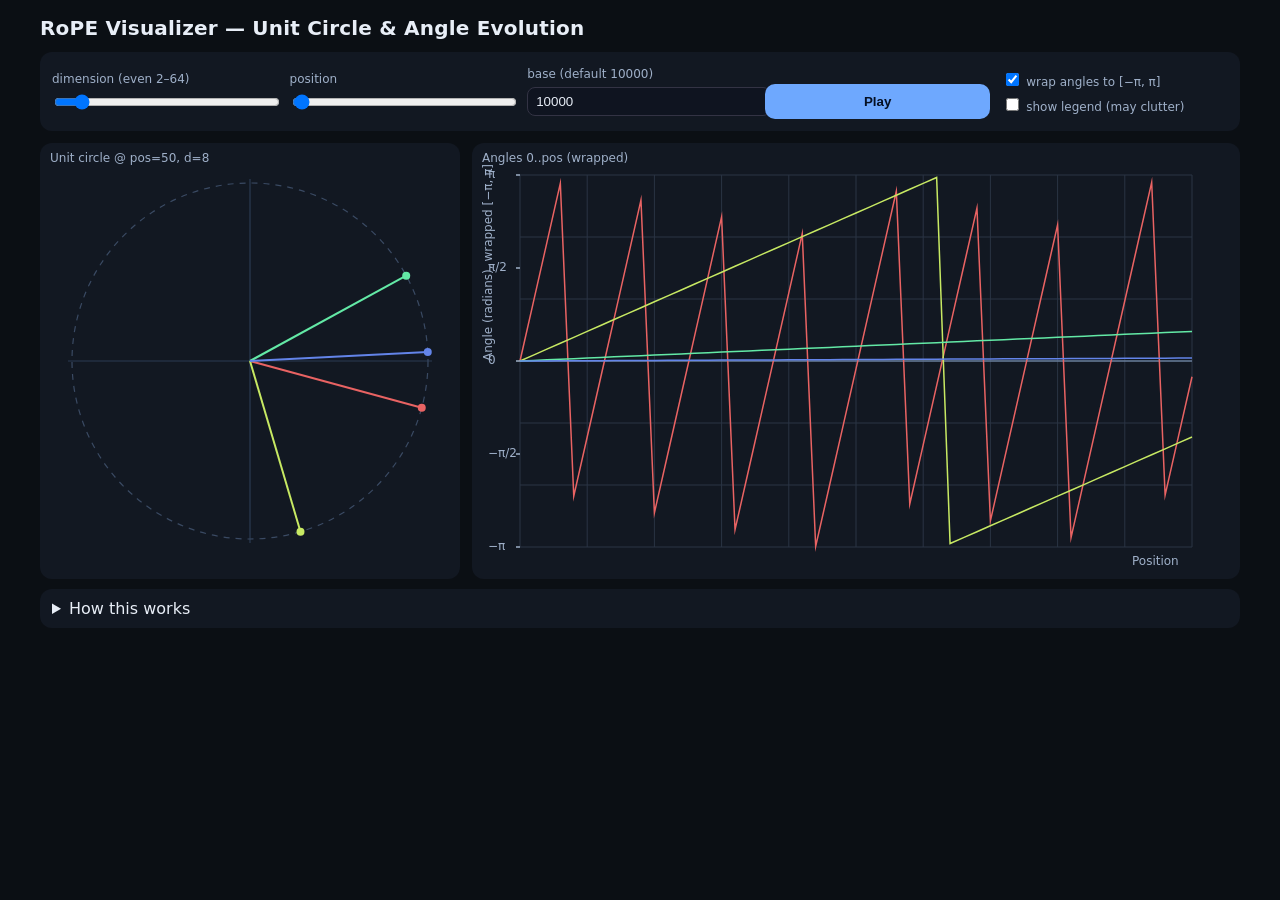
<file: intuitive_ai/rope_embedding.html>
<!DOCTYPE html>
<html lang="en">
<head>
<meta charset="utf-8" />
<meta name="viewport" content="width=device-width, initial-scale=1" />
<title>RoPE Visualizer (Unit Circle + Angles)</title>
<style>
  :root {
    --bg: #0b0f14;
    --panel: #121822;
    --ink: #e8eef7;
    --muted: #9fb0c9;
    --accent: #6ea8fe;
    --grid: #2a3444;
  }
  html, body {
    margin: 0;
    padding: 0;
    background: var(--bg);
    color: var(--ink);
    font-family: system-ui, -apple-system, Segoe UI, Roboto, Helvetica, Arial, "Apple Color Emoji", "Segoe UI Emoji";
  }
  .wrap {
    max-width: 1200px;
    margin: 0 auto;
    padding: 16px;
  }
  h1 { font-size: 20px; margin: 0 0 12px 0; font-weight: 700; letter-spacing: 0.2px; }
  .controls {
    display: grid;
    grid-template-columns: 1fr 1fr 1fr 1fr 1fr;
    gap: 12px;
    background: var(--panel);
    border-radius: 12px;
    padding: 12px;
    align-items: center;
  }
  .ctrl { display: grid; gap: 6px; }
  .ctrl label { font-size: 12px; color: var(--muted); }
  input[type="range"] { width: 100%; }
  input[type="number"] { width: 100%; padding: 6px 8px; border-radius: 8px; border: 1px solid #334; background: #0f1420; color: var(--ink); }
  .btn {
    background: var(--accent);
    color: #051024;
    border: none;
    border-radius: 10px;
    padding: 10px 12px;
    font-weight: 700;
    cursor: pointer;
  }
  .row {
    margin-top: 12px;
    display: grid;
    grid-template-columns: 420px 1fr;
    gap: 12px;
  }
  .panel {
    background: var(--panel);
    border-radius: 12px;
    padding: 8px;
    position: relative;
    overflow: hidden;
  }
  canvas { width: 100%; height: 420px; display: block; }
  #angles { height: 420px; }
  .caption {
    position: absolute; left: 10px; top: 8px; font-size: 12px; color: var(--muted);
  }
  details {
    margin-top: 10px;
    background: var(--panel);
    border-radius: 12px;
    padding: 10px 12px;
  }
  code { color: #c7e1ff; }
</style>
</head>
<body>
<div class="wrap">
  <h1>RoPE Visualizer — Unit Circle & Angle Evolution</h1>
  <div class="controls">
    <div class="ctrl">
      <label for="dim">dimension (even 2–64)</label>
      <input id="dim" type="range" min="2" max="64" step="2" value="8"/>
    </div>
    <div class="ctrl">
      <label for="pos">position</label>
      <input id="pos" type="range" min="0" max="4096" step="1" value="50"/>
    </div>
    <div class="ctrl">
      <label for="base">base (default 10000)</label>
      <input id="base" type="number" min="2" max="1000000" step="1" value="10000"/>
    </div>
    <div class="ctrl">
      <label>&nbsp;</label>
      <button id="play" class="btn">Play</button>
    </div>
    <div class="ctrl">
      <label><input id="wrap" type="checkbox" checked/> wrap angles to [−π, π]</label>
      <label><input id="showLegend" type="checkbox"/> show legend (may clutter)</label>
    </div>
  </div>

  <div class="row">
    <div class="panel">
      <div class="caption">Unit circle @ pos=<span id="posLabel">50</span>, d=<span id="dimLabel">8</span></div>
      <canvas id="unit"></canvas>
    </div>
    <div class="panel">
      <div class="caption">Angles 0..pos (<span id="wrapLabel">wrapped</span>)</div>
      <canvas id="angles"></canvas>
    </div>
  </div>

  <details>
    <summary>How this works</summary>
    <p>For even dimension <code>d</code>, RoPE rotates each 2D pair by angle <code>θ<sub>k</sub>(p) = p · base<sup>−2k/d</sup></code> where <code>k = 0..(d/2 − 1)</code> and <code>p</code> is the token position. The left plot shows the rotation of each pair on the unit circle at a chosen position; the right plot shows how each pair’s angle evolves from 0 to the current position. Checking “wrap” displays angles mapped into [−π, π].</p>
  </details>
</div>

<script>
(function(){
  const unit = document.getElementById('unit');
  const angles = document.getElementById('angles');
  const dim = document.getElementById('dim');
  const pos = document.getElementById('pos');
  const base = document.getElementById('base');
  const wrapChk = document.getElementById('wrap');
  const showLegend = document.getElementById('showLegend');
  const playBtn = document.getElementById('play');
  const posLabel = document.getElementById('posLabel');
  const dimLabel = document.getElementById('dimLabel');
  const wrapLabel = document.getElementById('wrapLabel');

  const DPR = Math.max(1, Math.min(2, window.devicePixelRatio || 1));

  function setupCanvas(cnv) {
    const rect = cnv.getBoundingClientRect();
    cnv.width = Math.floor(rect.width * DPR);
    cnv.height = Math.floor(rect.height * DPR);
    const ctx = cnv.getContext('2d');
    ctx.setTransform(DPR, 0, 0, DPR, 0, 0);
    return ctx;
  }

  let ctxUnit = setupCanvas(unit);
  let ctxAngles = setupCanvas(angles);
  window.addEventListener('resize', () => {
    ctxUnit = setupCanvas(unit);
    ctxAngles = setupCanvas(angles);
    requestRender();
  });

  // math helpers
  const TAU = Math.PI * 2;
  const PI = Math.PI;
  const clamp = (x, a, b) => Math.max(a, Math.min(b, x));
  const wrapPi = (a) => {
    // map to [-PI, PI]
    a = (a + PI) % (TAU);
    if (a < 0) a += TAU;
    return a - PI;
  };

  function invFreqs(d, base) {
    const out = new Array(d/2);
    for (let k = 0; k < d/2; k++) {
      out[k] = Math.pow(base, -2 * k / d);
    }
    return out;
  }

  function colorFor(k, n) {
    // spectral-ish palette: hue cycles across pairs
    const hue = (k / Math.max(1, n)) * 300; // 0..300 deg
    return `hsl(${hue}, 75%, 65%)`;
  }

  function drawGrid(ctx, W, H, xpad, ypad) {
    ctx.save();
    ctx.strokeStyle = getComputedStyle(document.documentElement).getPropertyValue('--grid');
    ctx.lineWidth = 1;
    // verticals
    for (let f = 0; f <= 10; f++) {
      const x = xpad + (W - 2*xpad) * f / 10;
      ctx.beginPath(); ctx.moveTo(x, ypad); ctx.lineTo(x, H - ypad); ctx.stroke();
    }
    // horizontals
    for (let f = 0; f <= 6; f++) {
      const y = ypad + (H - 2*ypad) * f / 6;
      ctx.beginPath(); ctx.moveTo(xpad, y); ctx.lineTo(W - xpad, y); ctx.stroke();
    }
    ctx.restore();
  }

  function drawUnitCircle() {
    const W = unit.clientWidth, H = unit.clientHeight;
    const ctx = ctxUnit;
    ctx.clearRect(0, 0, W, H);
    const cx = W/2, cy = H/2;
    const r = Math.min(W, H)/2 - 24;

    // axes
    ctx.strokeStyle = '#2b3b52'; ctx.lineWidth = 1.2;
    ctx.beginPath(); ctx.moveTo(cx - r - 4, cy); ctx.lineTo(cx + r + 4, cy); ctx.stroke();
    ctx.beginPath(); ctx.moveTo(cx, cy - r - 4); ctx.lineTo(cx, cy + r + 4); ctx.stroke();

    // circle
    ctx.setLineDash([6,6]); ctx.strokeStyle = '#3a4a63';
    ctx.beginPath(); ctx.arc(cx, cy, r, 0, TAU); ctx.stroke();
    ctx.setLineDash([]);

    const d = parseInt(dim.value, 10);
    const p = parseInt(pos.value, 10);
    const baseVal = parseFloat(base.value);
    const inv = invFreqs(d, baseVal);

    for (let k = 0; k < d/2; k++) {
      const theta = p * inv[k];
      const x = Math.cos(theta), y = Math.sin(theta);
      ctx.strokeStyle = colorFor(k, d/2);
      ctx.lineWidth = 2;
      ctx.beginPath(); ctx.moveTo(cx, cy); ctx.lineTo(cx + r*x, cy - r*y); ctx.stroke();
      ctx.fillStyle = colorFor(k, d/2);
      ctx.beginPath(); ctx.arc(cx + r*x, cy - r*y, 4, 0, TAU); ctx.fill();
    }

    if (showLegend.checked && d/2 <= 24) {
      ctx.font = '12px system-ui, -apple-system, Segoe UI, Roboto';
      ctx.textBaseline = 'top';
      let x0 = 10, y0 = 10;
      for (let k = 0; k < d/2; k++) {
        ctx.fillStyle = colorFor(k, d/2);
        ctx.fillRect(x0, y0 + 16*k, 10, 10);
        ctx.fillStyle = '#cbd6e9';
        ctx.fillText(`pair ${k}`, x0 + 16, y0 + 16*k - 2 + 12);
      }
    }
  }

  function drawAngles() {
    const W = angles.clientWidth, H = angles.clientHeight;
    const ctx = ctxAngles;
    ctx.clearRect(0, 0, W, H);
    const xpad = 40, ypad = 24;

    drawGrid(ctx, W, H, xpad, ypad);

    const d = parseInt(dim.value, 10);
    const pmax = parseInt(pos.value, 10);
    const baseVal = parseFloat(base.value);
    const inv = invFreqs(d, baseVal);
    const wrap = wrapChk.checked;
    wrapLabel.textContent = wrap ? 'wrapped' : 'unwrapped';

    // y mapping
    const ymin = wrap ? -Math.PI : 0;
    const ymax = wrap ?  Math.PI : Math.max(1e-6, pmax * inv[0]); // unwrapped rough scale

    function X(x) { return xpad + (W - 2*xpad) * (x / Math.max(1, pmax)); }
    function Y(y) { return H - ypad - (H - 2*ypad) * ((y - ymin) / (ymax - ymin || 1)); }

    // zero line
    ctx.strokeStyle = '#8aa3c8'; ctx.lineWidth = 1.2;
    ctx.beginPath(); ctx.moveTo(X(0), Y(0)); ctx.lineTo(X(pmax), Y(0)); ctx.stroke();

    // each pair
    for (let k = 0; k < d/2; k++) {
      ctx.strokeStyle = colorFor(k, d/2); ctx.lineWidth = 1.5;
      ctx.beginPath();
      let started = false;
      const step = Math.max(1, Math.floor(pmax / 2000)); // throttle density
      for (let p = 0; p <= pmax; p += step) {
        let th = p * inv[k];
        if (wrap) th = wrapPi(th);
        const x = X(p), y = Y(th);
        if (!started) { ctx.moveTo(x, y); started = true; } else { ctx.lineTo(x, y); }
      }
      ctx.stroke();
    }

    // axes labels
    ctx.fillStyle = '#9fb0c9'; ctx.font = '12px system-ui, -apple-system, Segoe UI, Roboto';
    ctx.fillText('Position', W - xpad - 60, H - 6);
    ctx.save();
    ctx.translate(12, H/2); ctx.rotate(-Math.PI/2);
    ctx.fillText(wrap ? 'Angle (radians), wrapped [−π, π]' : 'Angle (radians), unwrapped', 0, 0);
    ctx.restore();

    // ticks (y)
    const yTicks = wrap ? [-Math.PI, -Math.PI/2, 0, Math.PI/2, Math.PI] : [0, (ymax)/2, ymax];
    ctx.fillStyle = '#9fb0c9';
    yTicks.forEach(val => {
      const y = Y(val);
      ctx.beginPath(); ctx.moveTo(xpad-4, y); ctx.lineTo(xpad, y); ctx.strokeStyle = '#9fb0c9'; ctx.stroke();
      const label = (Math.abs(val) < 1e-6) ? '0' :
                    (Math.abs(val - Math.PI) < 1e-6) ? 'π' :
                    (Math.abs(val + Math.PI) < 1e-6) ? '−π' :
                    (Math.abs(val - Math.PI/2) < 1e-6) ? 'π/2' :
                    (Math.abs(val + Math.PI/2) < 1e-6) ? '−π/2' :
                    val.toFixed(2);
      ctx.fillText(label, 8, y + 3);
    });
  }

  let rafId = 0;
  function requestRender() {
    if (rafId) cancelAnimationFrame(rafId);
    rafId = requestAnimationFrame(() => {
      posLabel.textContent = pos.value;
      dimLabel.textContent = dim.value;
      drawUnitCircle();
      drawAngles();
    });
  }

  // Animation
  let playing = false;
  let timer = 0;
  function tick() {
    if (!playing) return;
    const cur = parseInt(pos.value, 10);
    const next = (cur + 5) % parseInt(pos.max, 10);
    pos.value = String(next);
    requestRender();
    timer = setTimeout(tick, 30);
  }
  playBtn.addEventListener('click', () => {
    playing = !playing;
    playBtn.textContent = playing ? 'Pause' : 'Play';
    if (playing) tick(); else clearTimeout(timer);
  });

  [dim, pos, base, wrapChk, showLegend].forEach(el => el.addEventListener('input', requestRender));
  requestRender();
})();
</script>
</body>
</html>
</file>
